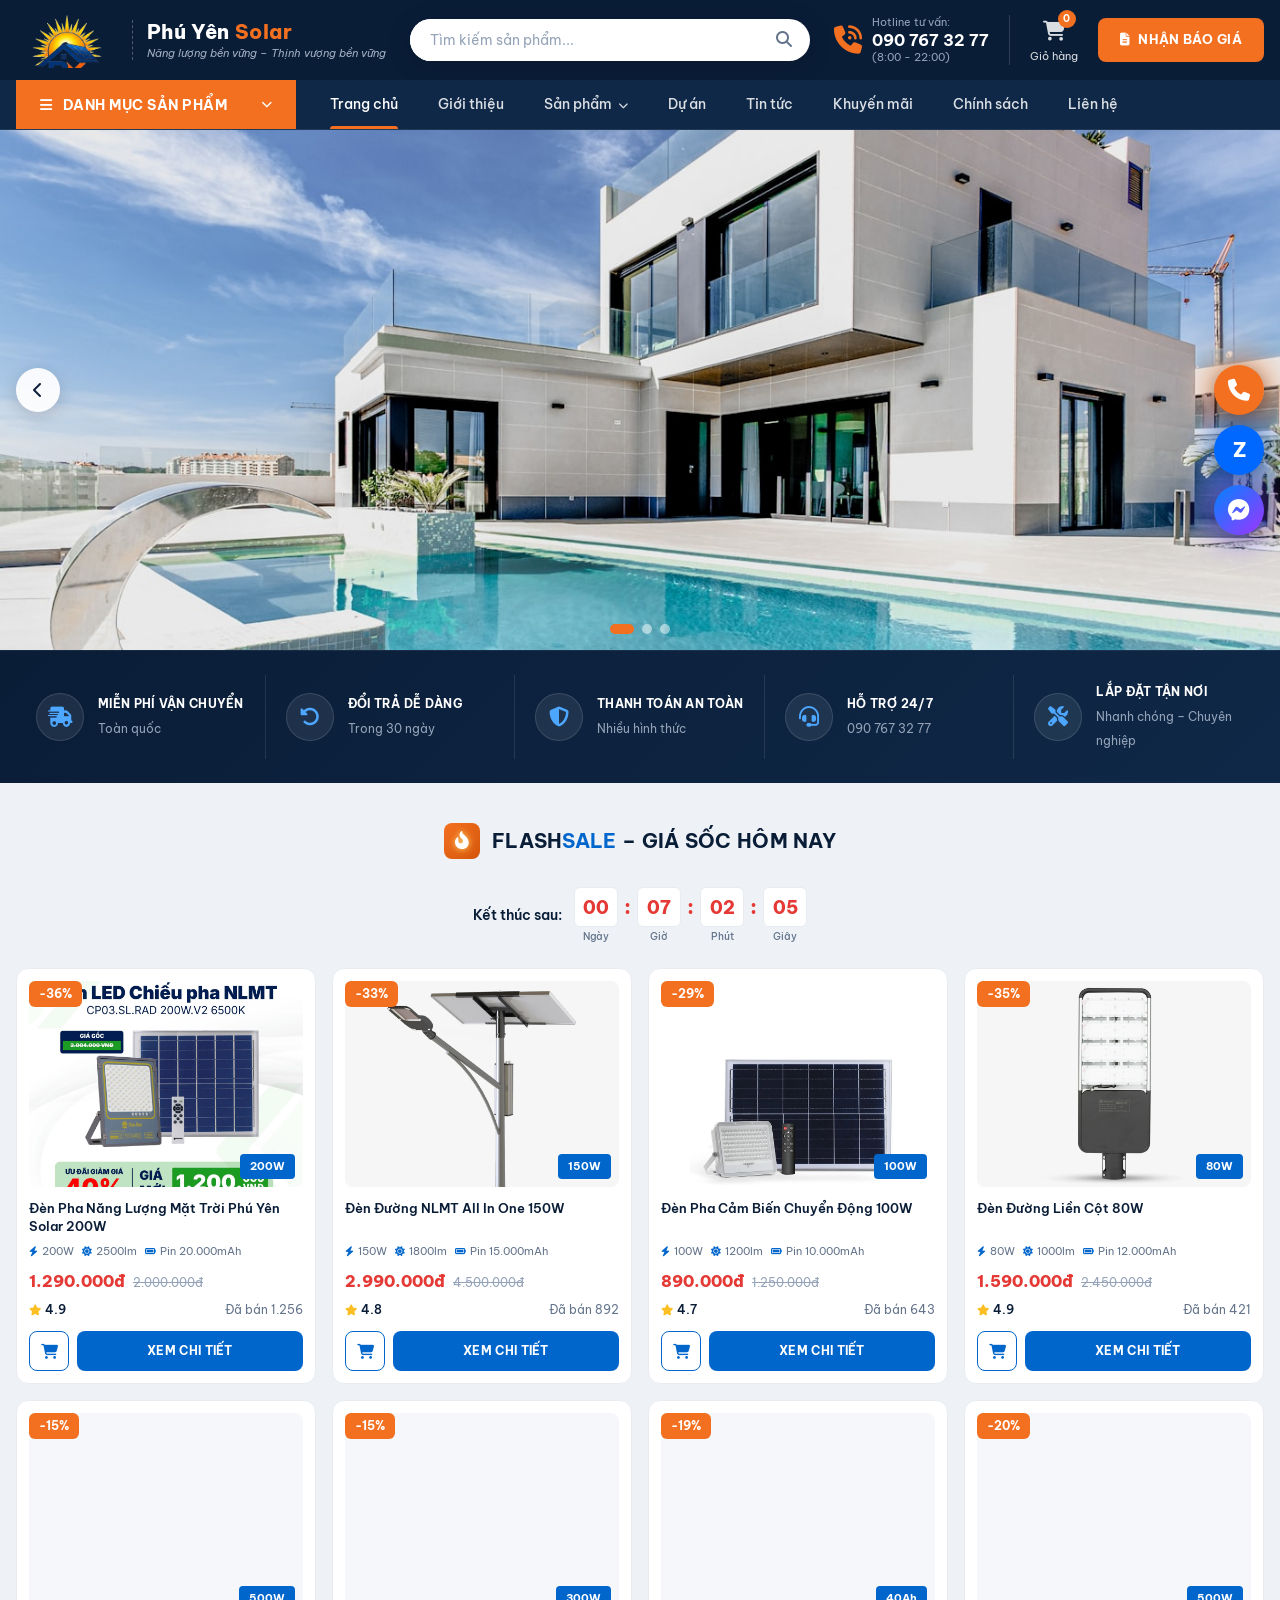
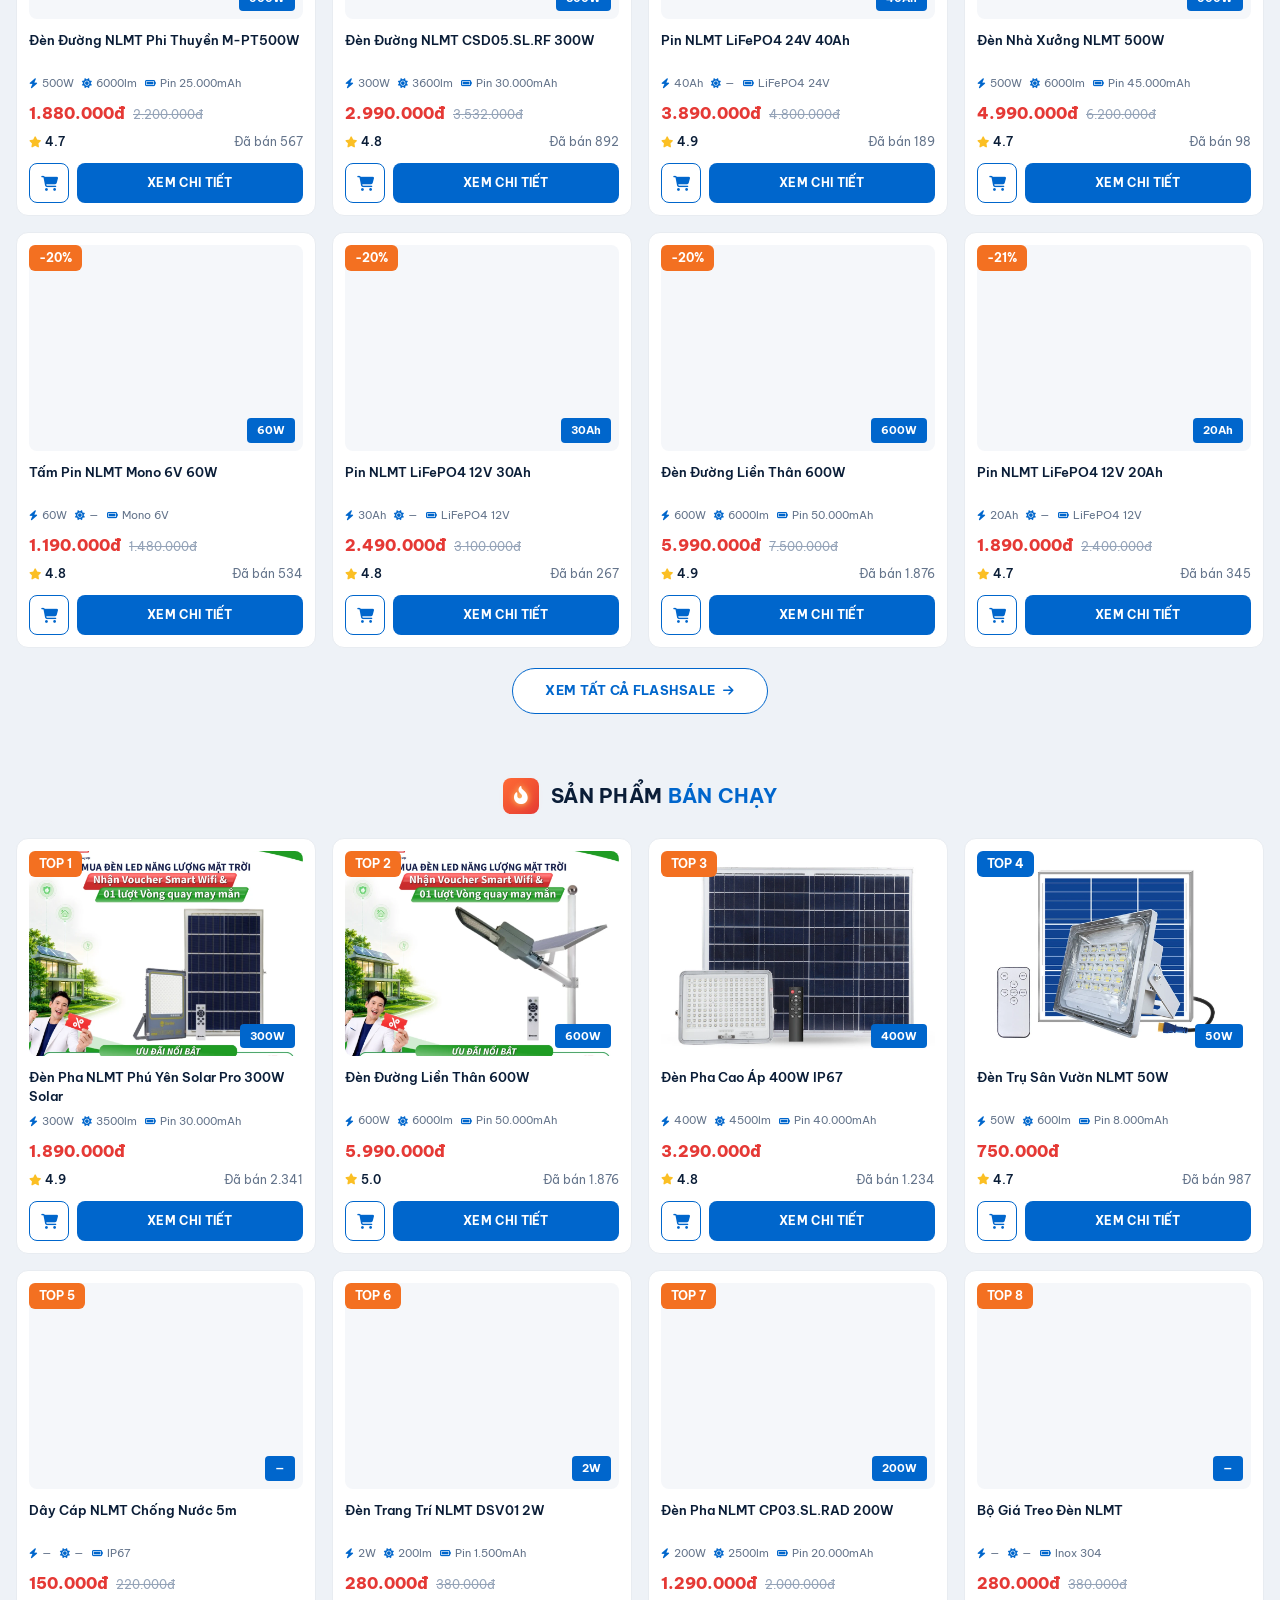
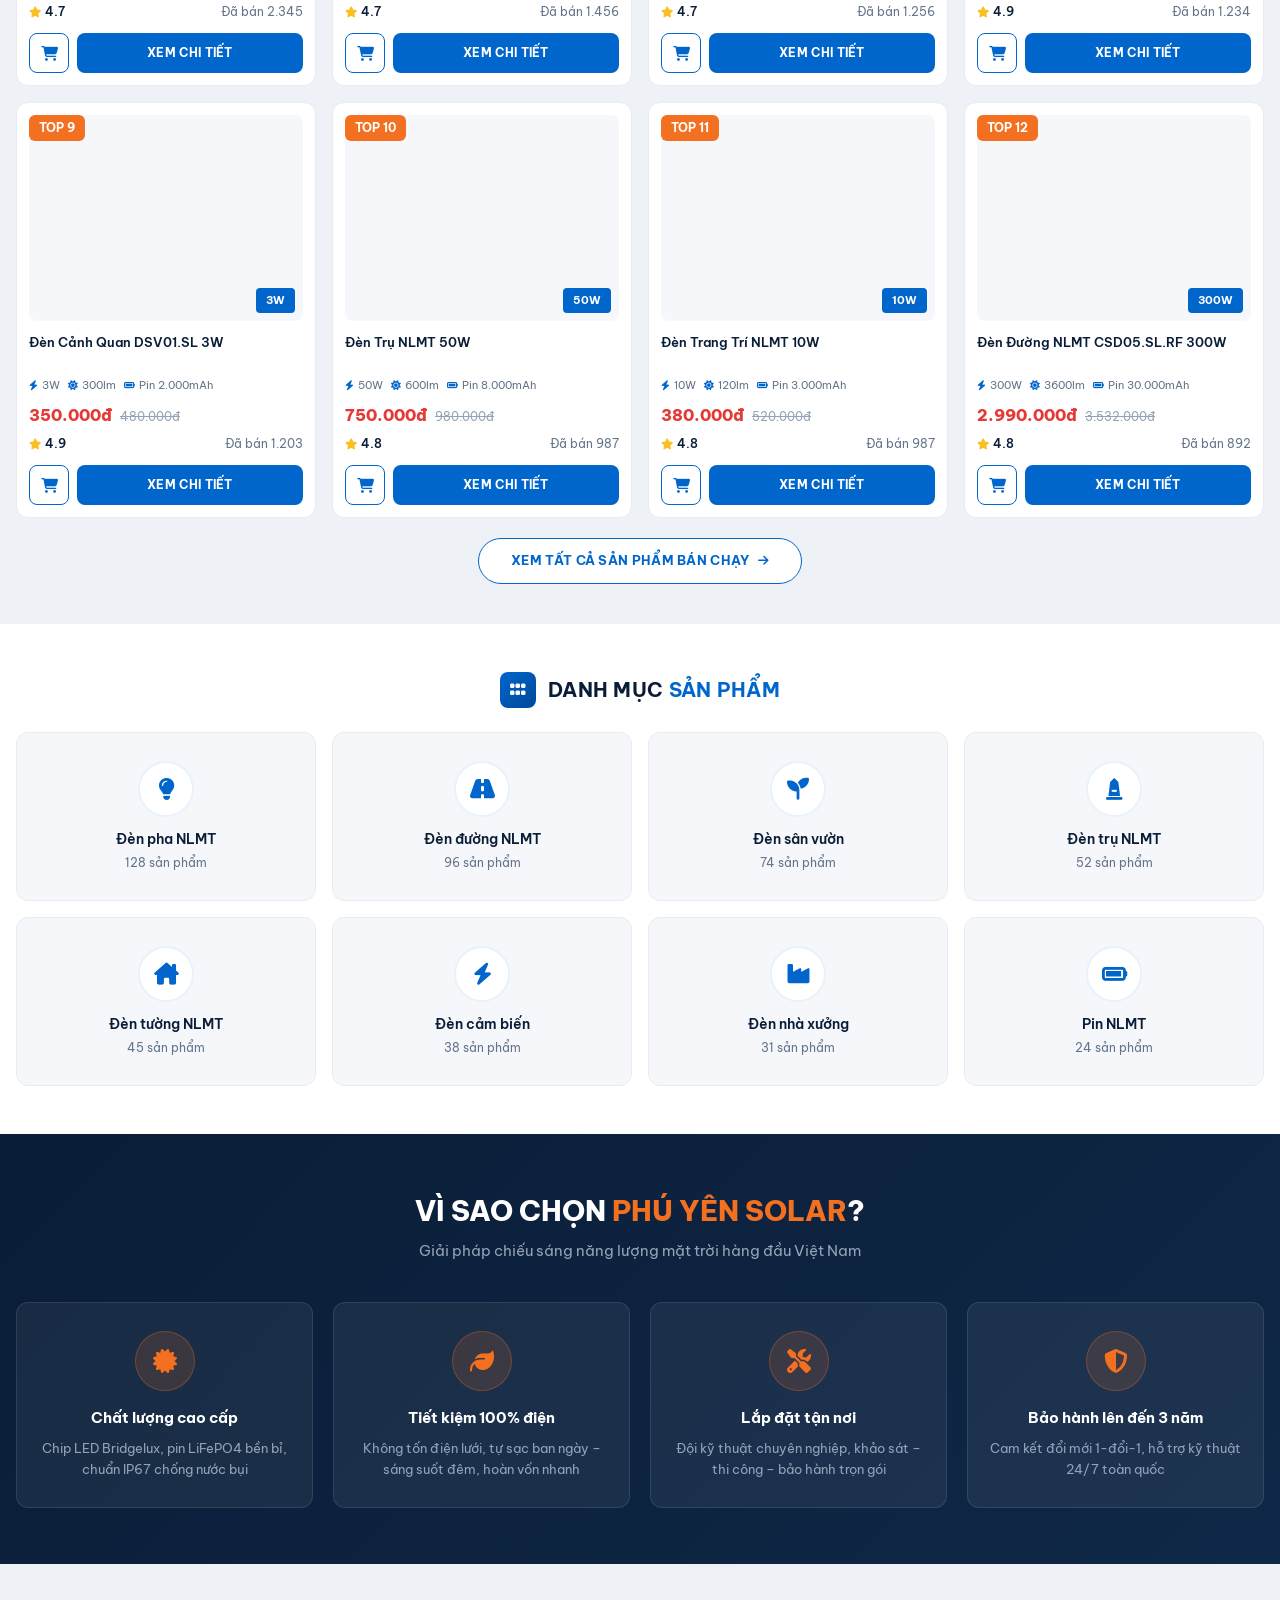
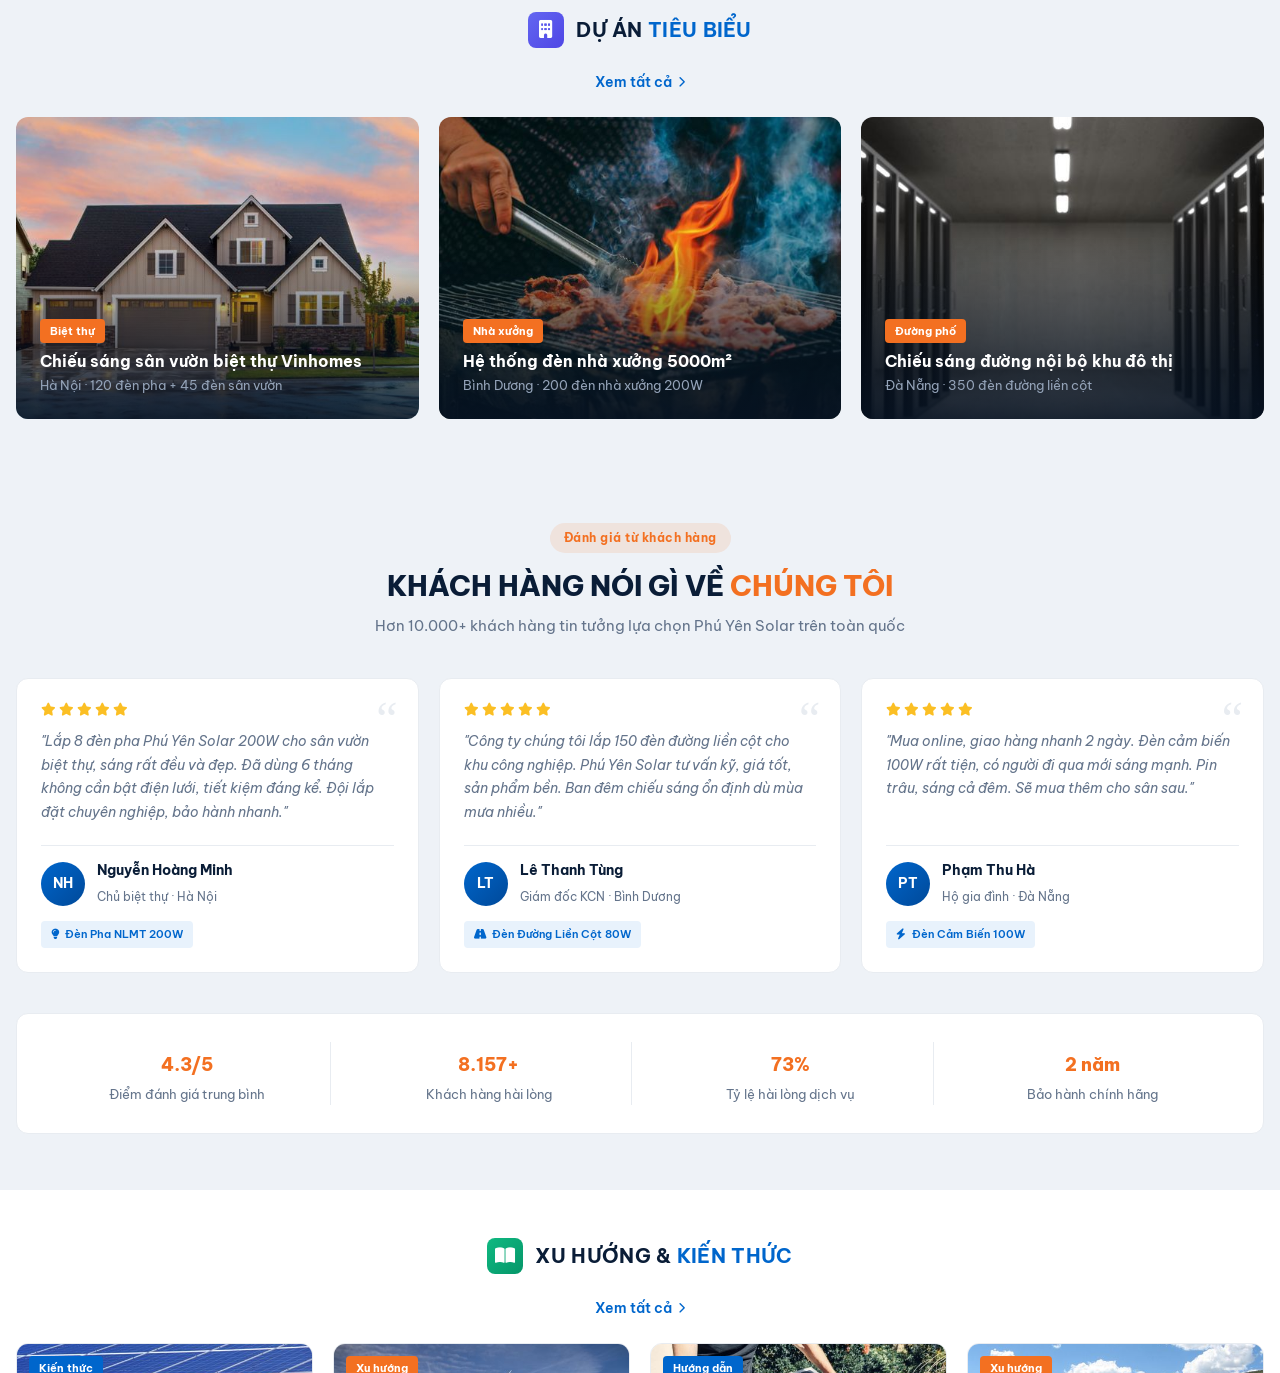
<file: index.html>
<!DOCTYPE html>
<html lang="vi">
<head>
  <meta charset="UTF-8">
  <meta name="viewport" content="width=device-width, initial-scale=1.0">
  <meta name="description" content="Phú Yên Solar – Chuyên đèn năng lượng mặt trời cao cấp. Miễn phí tư vấn, lắp đặt tận nơi, bảo hành chính hãng. Hotline 090 767 32 77.">
  <meta name="theme-color" content="#0a1d37">
  <title>Phú Yên Solar – Đèn Năng Lượng Mặt Trời Cao Cấp</title>
  <link rel="icon" href="images/logo-icon.png" type="image/png">
  <link rel="preload" as="image" href="images/hero-banner.jpg">
  <link rel="preconnect" href="https://fonts.googleapis.com">
  <link rel="preconnect" href="https://fonts.gstatic.com" crossorigin>
  <link href="https://fonts.googleapis.com/css2?family=Be+Vietnam+Pro:wght@400;500;600;700;800&family=Playfair+Display:wght@600;700&display=swap" rel="stylesheet">
  <link rel="stylesheet" href="https://cdnjs.cloudflare.com/ajax/libs/font-awesome/6.5.1/css/all.min.css">
  <link rel="stylesheet" href="css/style.css">
  <link rel="stylesheet" href="css/catalog.css">
</head>
<body class="is-loading has-floating-nav" data-page="home">

  <!-- ========== LOADING ========== -->
  <div id="pageLoader" class="page-loader" aria-hidden="false">
    <div class="page-loader__bg" aria-hidden="true">
      <div class="page-loader__sun"></div>
      <div class="page-loader__rays"></div>
      <div class="page-loader__halo"></div>
      <div class="page-loader__particles">
        <span></span><span></span><span></span><span></span>
        <span></span><span></span><span></span><span></span>
      </div>
    </div>
    <div class="page-loader__inner">
      <div class="page-loader__logo-wrap">
        <div class="page-loader__logo-glow" aria-hidden="true"></div>
        <div class="page-loader__ring" aria-hidden="true"></div>
        <div class="page-loader__ring page-loader__ring--reverse" aria-hidden="true"></div>
        <img src="images/logo-icon.png" alt="" class="page-loader__logo" width="168" height="168">
        <div class="page-loader__logo-shine" aria-hidden="true"></div>
      </div>
      <p class="page-loader__brand">Phú Yên <span>Solar</span></p>
      <div class="page-loader__bar" role="progressbar" aria-label="Đang tải">
        <span class="page-loader__bar-fill"></span>
      </div>
      <p class="page-loader__slogan">Năng lượng bền vững – Thịnh vượng bền vững</p>
    </div>
  </div>

  <a href="#main-content" class="skip-link">Chuyển đến nội dung chính</a>

  <!-- ========== HEADER TOP ========== -->
  <header class="header-top">
    <div class="container header-top__inner">
      <a href="index.html" class="logo">
        <img src="images/logo-icon.png" alt="Phú Yên Solar" class="logo__img" width="56" height="56">
        <div class="logo__text">
          <span class="logo__name">Phú Yên <span class="logo__accent">Solar</span></span>
          <span class="logo__tagline">Năng lượng bền vững – Thịnh vượng bền vững</span>
        </div>
      </a>

      <form class="search-bar" action="pages/danh-muc.html" role="search" method="get">
        <input type="search" name="q" placeholder="Tìm kiếm sản phẩm..." aria-label="Tìm kiếm sản phẩm">
        <button type="submit" aria-label="Tìm kiếm"><i class="fa-solid fa-magnifying-glass"></i></button>
      </form>

      <div class="header-utils">
        <div class="hotline">
          <i class="fa-solid fa-phone-volume"></i>
          <div>
            <span class="hotline__label">Hotline tư vấn:</span>
            <a href="tel:0907673277" class="hotline__number">090 767 32 77</a>
            <span class="hotline__hours">(8:00 - 22:00)</span>
          </div>
        </div>

        <a href="#" class="util-item" aria-label="Giỏ hàng">
          <span class="util-item__icon"><i class="fa-solid fa-cart-shopping"></i><span class="badge">0</span></span>
          <span>Giỏ hàng</span>
        </a>

        <a href="#bao-gia" class="btn btn--primary btn--quote">
          <i class="fa-solid fa-file-lines"></i> NHẬN BÁO GIÁ
        </a>

        <a href="tel:0907673277" class="header-call-mobile" aria-label="Gọi hotline 090 767 32 77">
          <i class="fa-solid fa-phone"></i>
        </a>
      </div>

      <button class="mobile-toggle" id="mobileToggle" aria-label="Mở menu" aria-expanded="false">
        <i class="fa-solid fa-bars"></i>
      </button>
    </div>
  </header>

  <!-- ========== NAVIGATION ========== -->
  <nav class="nav-bar" id="navBar">
    <div class="container nav-bar__inner">
      <div class="category-dropdown" id="categoryDropdown">
        <button class="nav-categories" id="categoryToggle" aria-expanded="false" aria-haspopup="true">
          <i class="fa-solid fa-bars"></i>
          DANH MỤC SẢN PHẨM
          <i class="fa-solid fa-chevron-down nav-categories__arrow"></i>
        </button>

        <div class="category-flyout" id="categoryFlyout">
          <aside class="category-sidebar" id="categorySidebar">
            <ul class="category-list" id="categoryList"></ul>
          </aside>
          <div class="category-mega-panel" id="categoryMegaPanel" aria-hidden="true"></div>
        </div>
      </div>

      <ul class="nav-menu">
        <li><a href="index.html" data-nav="home">Trang chủ</a></li>
        <li><a href="pages/gioi-thieu.html" data-nav="about">Giới thiệu</a></li>
        <li class="has-dropdown">
          <a href="pages/danh-muc.html?cat=den-pha-nlmt" data-nav="products">Sản phẩm <i class="fa-solid fa-chevron-down"></i></a>
        </li>
        <li><a href="pages/du-an.html" data-nav="projects">Dự án</a></li>
        <li><a href="pages/tin-tuc.html" data-nav="news">Tin tức</a></li>
        <li><a href="pages/khuyen-mai.html" data-nav="promo">Khuyến mãi</a></li>
        <li><a href="pages/chinh-sach.html" data-nav="policy">Chính sách</a></li>
        <li><a href="pages/lien-he.html" data-nav="contact">Liên hệ</a></li>
      </ul>
    </div>
  </nav>

  <main id="main-content">
  <h1 class="sr-only">Phú Yên Solar – Đèn năng lượng mặt trời cao cấp</h1>

  <!-- ========== HERO BANNER ========== -->
  <section class="hero-section">
    <div class="hero-slider" id="heroSlider">
      <div class="hero-slider__track" id="heroTrack">
        <div class="hero-slide">
          <img src="images/hero-banner.jpg" alt="Đèn năng lượng mặt trời Phú Yên Solar" fetchpriority="high" decoding="async" width="1320" height="480">
        </div>
        <div class="hero-slide">
          <img src="images/projects/project-1.jpg" alt="Dự án chiếu sáng biệt thự Phú Yên Solar" loading="lazy" decoding="async" width="1320" height="480">
        </div>
        <div class="hero-slide">
          <img src="images/projects/project-2.jpg" alt="Dự án đèn nhà xưởng Phú Yên Solar" loading="lazy" decoding="async" width="1320" height="480">
        </div>
      </div>
      <button type="button" class="hero-slider__btn hero-slider__btn--prev" aria-label="Ảnh trước"><i class="fa-solid fa-chevron-left"></i></button>
      <button type="button" class="hero-slider__btn hero-slider__btn--next" aria-label="Ảnh sau"><i class="fa-solid fa-chevron-right"></i></button>
      <div class="hero-slider__dots" id="heroDots"></div>
    </div>
  </section>

  <!-- ========== TRUST BAR ========== -->
  <section class="trust-bar">
    <div class="container">
      <div class="trust-slider">
        <button type="button" class="trust-slider__btn trust-slider__btn--prev" aria-label="Trước"><i class="fa-solid fa-chevron-left"></i></button>
        <div class="trust-bar__inner trust-slider__viewport" id="trustSlider">
      <div class="trust-item">
        <div class="trust-item__icon"><i class="fa-solid fa-truck-fast"></i></div>
        <div>
          <strong>MIỄN PHÍ VẬN CHUYỂN</strong>
          <span>Toàn quốc</span>
        </div>
      </div>
      <div class="trust-item">
        <div class="trust-item__icon"><i class="fa-solid fa-rotate-left"></i></div>
        <div>
          <strong>ĐỔI TRẢ DỄ DÀNG</strong>
          <span>Trong 30 ngày</span>
        </div>
      </div>
      <div class="trust-item">
        <div class="trust-item__icon"><i class="fa-solid fa-shield-halved"></i></div>
        <div>
          <strong>THANH TOÁN AN TOÀN</strong>
          <span>Nhiều hình thức</span>
        </div>
      </div>
      <div class="trust-item">
        <div class="trust-item__icon"><i class="fa-solid fa-headset"></i></div>
        <div>
          <strong>HỖ TRỢ 24/7</strong>
          <span>090 767 32 77</span>
        </div>
      </div>
      <div class="trust-item">
        <div class="trust-item__icon"><i class="fa-solid fa-screwdriver-wrench"></i></div>
        <div>
          <strong>LẮP ĐẶT TẬN NƠI</strong>
          <span>Nhanh chóng – Chuyên nghiệp</span>
        </div>
      </div>
        </div>
        <button type="button" class="trust-slider__btn trust-slider__btn--next" aria-label="Sau"><i class="fa-solid fa-chevron-right"></i></button>
      </div>
    </div>
  </section>

  <!-- ========== FLASH SALE ========== -->
  <section class="product-section product-section--flash">
    <div class="container">
      <div class="section-header section-header--center section-header--products">
        <div class="section-header__title">
          <span class="section-header__icon section-header__icon--flash"><i class="fa-solid fa-fire-flame-curved flame-burning"></i></span>
          <h2>FLASH<strong>SALE</strong> – GIÁ SỐC HÔM NAY</h2>
        </div>
        <div class="countdown" id="flashCountdown">
          <span class="countdown__label">Kết thúc sau:</span>
          <div class="countdown__timer">
            <div class="countdown__item"><span class="countdown__num" data-unit="days">00</span><span class="countdown__unit">Ngày</span></div>
            <span class="countdown__sep">:</span>
            <div class="countdown__item"><span class="countdown__num" data-unit="hours">00</span><span class="countdown__unit">Giờ</span></div>
            <span class="countdown__sep">:</span>
            <div class="countdown__item"><span class="countdown__num" data-unit="minutes">00</span><span class="countdown__unit">Phút</span></div>
            <span class="countdown__sep">:</span>
            <div class="countdown__item"><span class="countdown__num" data-unit="seconds">00</span><span class="countdown__unit">Giây</span></div>
          </div>
        </div>
      </div>

      <div class="product-grid" id="flashGrid">
        <article class="product-card">
          <span class="product-card__badge product-card__badge--sale">-36%</span>
          <a href="pages/chi-tiet.html?id=den-pha-nlmt-cp03-sl-rad-200w" class="product-card__image">
            <img loading="lazy" decoding="async" src="images/products/pha-200w.jpg" alt="Đèn Pha Phú Yên Solar 200W">
            <span class="product-card__power">200W</span>
          </a>
          <h3 class="product-card__title"><a href="pages/chi-tiet.html?id=den-pha-nlmt-cp03-sl-rad-200w">Đèn Pha Năng Lượng Mặt Trời Phú Yên Solar 200W</a></h3>
          <ul class="product-card__specs">
            <li><i class="fa-solid fa-bolt"></i> 200W</li>
            <li><i class="fa-solid fa-sun"></i> 2500lm</li>
            <li><i class="fa-solid fa-battery-full"></i> Pin 20.000mAh</li>
          </ul>
          <div class="product-card__price">
            <span class="price-current">1.290.000đ</span>
            <span class="price-old">2.000.000đ</span>
          </div>
          <div class="product-card__meta">
            <span class="rating"><i class="fa-solid fa-star"></i> 4.9</span>
            <span class="sold">Đã bán 1.256</span>
          </div>
          <div class="product-card__actions">
            <button type="button" class="btn-icon-cart" aria-label="Thêm vào giỏ"><i class="fa-solid fa-cart-shopping"></i></button>
            <a href="pages/chi-tiet.html?id=den-pha-nlmt-cp03-sl-rad-200w" class="btn-add-cart">XEM CHI TIẾT</a>
          </div>
        </article>

        <article class="product-card">
          <span class="product-card__badge product-card__badge--sale">-33%</span>
          <a href="pages/chi-tiet.html?id=den-duong-all-in-one-150w" class="product-card__image">
            <img loading="lazy" decoding="async" src="images/products/duong-150w.jpg" alt="Đèn Đường All In One 150W">
            <span class="product-card__power">150W</span>
          </a>
          <h3 class="product-card__title"><a href="pages/chi-tiet.html?id=den-duong-all-in-one-150w">Đèn Đường NLMT All In One 150W</a></h3>
          <ul class="product-card__specs">
            <li><i class="fa-solid fa-bolt"></i> 150W</li>
            <li><i class="fa-solid fa-sun"></i> 1800lm</li>
            <li><i class="fa-solid fa-battery-full"></i> Pin 15.000mAh</li>
          </ul>
          <div class="product-card__price">
            <span class="price-current">2.990.000đ</span>
            <span class="price-old">4.500.000đ</span>
          </div>
          <div class="product-card__meta">
            <span class="rating"><i class="fa-solid fa-star"></i> 4.8</span>
            <span class="sold">Đã bán 892</span>
          </div>
          <div class="product-card__actions">
            <button type="button" class="btn-icon-cart" aria-label="Thêm vào giỏ"><i class="fa-solid fa-cart-shopping"></i></button>
            <a href="pages/chi-tiet.html?id=den-duong-all-in-one-150w" class="btn-add-cart">XEM CHI TIẾT</a>
          </div>
        </article>

        <article class="product-card">
          <span class="product-card__badge product-card__badge--sale">-29%</span>
          <a href="pages/chi-tiet.html?id=den-pha-cam-bien-chuyen-dong-100w" class="product-card__image">
            <img loading="lazy" decoding="async" src="images/products/cam-bien-100w.jpg" alt="Đèn Pha Cảm Biến 100W">
            <span class="product-card__power">100W</span>
          </a>
          <h3 class="product-card__title"><a href="pages/chi-tiet.html?id=den-pha-cam-bien-chuyen-dong-100w">Đèn Pha Cảm Biến Chuyển Động 100W</a></h3>
          <ul class="product-card__specs">
            <li><i class="fa-solid fa-bolt"></i> 100W</li>
            <li><i class="fa-solid fa-sun"></i> 1200lm</li>
            <li><i class="fa-solid fa-battery-full"></i> Pin 10.000mAh</li>
          </ul>
          <div class="product-card__price">
            <span class="price-current">890.000đ</span>
            <span class="price-old">1.250.000đ</span>
          </div>
          <div class="product-card__meta">
            <span class="rating"><i class="fa-solid fa-star"></i> 4.7</span>
            <span class="sold">Đã bán 643</span>
          </div>
          <div class="product-card__actions">
            <button type="button" class="btn-icon-cart" aria-label="Thêm vào giỏ"><i class="fa-solid fa-cart-shopping"></i></button>
            <a href="pages/chi-tiet.html?id=den-pha-cam-bien-chuyen-dong-100w" class="btn-add-cart">XEM CHI TIẾT</a>
          </div>
        </article>

        <article class="product-card">
          <span class="product-card__badge product-card__badge--sale">-35%</span>
          <a href="pages/chi-tiet.html?id=den-duong-lien-cot-80w" class="product-card__image">
            <img loading="lazy" decoding="async" src="images/products/lien-cot-80w.jpg" alt="Đèn Đường Liền Cột 80W">
            <span class="product-card__power">80W</span>
          </a>
          <h3 class="product-card__title"><a href="pages/chi-tiet.html?id=den-duong-lien-cot-80w">Đèn Đường Liền Cột 80W</a></h3>
          <ul class="product-card__specs">
            <li><i class="fa-solid fa-bolt"></i> 80W</li>
            <li><i class="fa-solid fa-sun"></i> 1000lm</li>
            <li><i class="fa-solid fa-battery-full"></i> Pin 12.000mAh</li>
          </ul>
          <div class="product-card__price">
            <span class="price-current">1.590.000đ</span>
            <span class="price-old">2.450.000đ</span>
          </div>
          <div class="product-card__meta">
            <span class="rating"><i class="fa-solid fa-star"></i> 4.9</span>
            <span class="sold">Đã bán 421</span>
          </div>
          <div class="product-card__actions">
            <button type="button" class="btn-icon-cart" aria-label="Thêm vào giỏ"><i class="fa-solid fa-cart-shopping"></i></button>
            <a href="pages/chi-tiet.html?id=den-duong-lien-cot-80w" class="btn-add-cart">XEM CHI TIẾT</a>
          </div>
        </article>
      </div>

      <div class="grid-pagination" id="flashPagination">
        <button type="button" class="grid-pagination__btn is-active" data-page="1">1</button>
        <button type="button" class="grid-pagination__btn" data-page="2">2</button>
        <button type="button" class="grid-pagination__btn" data-page="3">3</button>
        <a href="pages/danh-muc.html?cat=den-pha-nlmt" class="grid-pagination__all">Xem tất cả <i class="fa-solid fa-arrow-right"></i></a>
      </div>

      <div class="section-footer section-footer--desktop">
        <a href="pages/danh-muc.html?cat=den-pha-nlmt" class="btn-section-more">XEM TẤT CẢ FLASHSALE <i class="fa-solid fa-arrow-right"></i></a>
      </div>
    </div>
  </section>

  <!-- ========== SẢN PHẨM BÁN CHẠY ========== -->
  <section class="product-section product-section--bestseller">
    <div class="container">
      <div class="section-header section-header--center section-header--products">
        <div class="section-header__title">
          <span class="section-header__icon section-header__icon--fire"><i class="fa-solid fa-fire-flame-curved flame-burning"></i></span>
          <h2>SẢN PHẨM <strong>BÁN CHẠY</strong></h2>
        </div>
      </div>

      <div class="product-grid product-grid--bestseller" id="bestsellerGrid">
        <article class="product-card product-card--bestseller">
          <span class="product-card__badge product-card__badge--top">TOP 1</span>
          <a href="pages/chi-tiet.html?id=den-pha-nlmt-cp03-sl-rad-300w" class="product-card__image">
            <img loading="lazy" decoding="async" src="images/products/pha-300w.png" alt="Đèn Pha Phú Yên Solar Pro 300W">
            <span class="product-card__power">300W</span>
          </a>
          <h3 class="product-card__title"><a href="pages/chi-tiet.html?id=den-pha-nlmt-cp03-sl-rad-300w">Đèn Pha NLMT Phú Yên Solar Pro 300W Solar</a></h3>
          <ul class="product-card__specs">
            <li><i class="fa-solid fa-bolt"></i> 300W</li>
            <li><i class="fa-solid fa-sun"></i> 3500lm</li>
            <li><i class="fa-solid fa-battery-full"></i> Pin 30.000mAh</li>
          </ul>
          <div class="product-card__price">
            <span class="price-current">1.890.000đ</span>
          </div>
          <div class="product-card__meta">
            <span class="rating"><i class="fa-solid fa-star"></i> 4.9</span>
            <span class="sold">Đã bán 2.341</span>
          </div>
          <div class="product-card__actions">
            <button type="button" class="btn-icon-cart" aria-label="Thêm vào giỏ"><i class="fa-solid fa-cart-shopping"></i></button>
            <a href="pages/chi-tiet.html?id=den-pha-nlmt-cp03-sl-rad-300w" class="btn-add-cart">XEM CHI TIẾT</a>
          </div>
        </article>

        <article class="product-card product-card--bestseller">
          <span class="product-card__badge product-card__badge--top">TOP 2</span>
          <a href="pages/chi-tiet.html?id=den-duong-lien-than-600w" class="product-card__image">
            <img loading="lazy" decoding="async" src="images/products/duong-600w.png" alt="Đèn Đường Liền Thân 600W">
            <span class="product-card__power">600W</span>
          </a>
          <h3 class="product-card__title"><a href="pages/chi-tiet.html?id=den-duong-lien-than-600w">Đèn Đường Liền Thân 600W</a></h3>
          <ul class="product-card__specs">
            <li><i class="fa-solid fa-bolt"></i> 600W</li>
            <li><i class="fa-solid fa-sun"></i> 6000lm</li>
            <li><i class="fa-solid fa-battery-full"></i> Pin 50.000mAh</li>
          </ul>
          <div class="product-card__price">
            <span class="price-current">5.990.000đ</span>
          </div>
          <div class="product-card__meta">
            <span class="rating"><i class="fa-solid fa-star"></i> 5.0</span>
            <span class="sold">Đã bán 1.876</span>
          </div>
          <div class="product-card__actions">
            <button type="button" class="btn-icon-cart" aria-label="Thêm vào giỏ"><i class="fa-solid fa-cart-shopping"></i></button>
            <a href="pages/chi-tiet.html?id=den-duong-lien-than-600w" class="btn-add-cart">XEM CHI TIẾT</a>
          </div>
        </article>

        <article class="product-card product-card--bestseller">
          <span class="product-card__badge product-card__badge--top">TOP 3</span>
          <a href="pages/chi-tiet.html?id=den-pha-cao-ap-400w-ip67" class="product-card__image">
            <img loading="lazy" decoding="async" src="images/products/pha-400w.jpg" alt="Đèn Pha Cao Áp 400W">
            <span class="product-card__power">400W</span>
          </a>
          <h3 class="product-card__title"><a href="pages/chi-tiet.html?id=den-pha-cao-ap-400w-ip67">Đèn Pha Cao Áp 400W IP67</a></h3>
          <ul class="product-card__specs">
            <li><i class="fa-solid fa-bolt"></i> 400W</li>
            <li><i class="fa-solid fa-sun"></i> 4500lm</li>
            <li><i class="fa-solid fa-battery-full"></i> Pin 40.000mAh</li>
          </ul>
          <div class="product-card__price">
            <span class="price-current">3.290.000đ</span>
          </div>
          <div class="product-card__meta">
            <span class="rating"><i class="fa-solid fa-star"></i> 4.8</span>
            <span class="sold">Đã bán 1.234</span>
          </div>
          <div class="product-card__actions">
            <button type="button" class="btn-icon-cart" aria-label="Thêm vào giỏ"><i class="fa-solid fa-cart-shopping"></i></button>
            <a href="pages/chi-tiet.html?id=den-pha-cao-ap-400w-ip67" class="btn-add-cart">XEM CHI TIẾT</a>
          </div>
        </article>

        <article class="product-card product-card--bestseller">
          <span class="product-card__badge product-card__badge--top product-card__badge--top-blue">TOP 4</span>
          <a href="pages/chi-tiet.html?id=den-tru-san-vuon-nlmt-50w" class="product-card__image">
            <img loading="lazy" decoding="async" src="images/products/tru-50w.jpg" alt="Đèn Trụ Sân Vườn 50W">
            <span class="product-card__power">50W</span>
          </a>
          <h3 class="product-card__title"><a href="pages/chi-tiet.html?id=den-tru-san-vuon-nlmt-50w">Đèn Trụ Sân Vườn NLMT 50W</a></h3>
          <ul class="product-card__specs">
            <li><i class="fa-solid fa-bolt"></i> 50W</li>
            <li><i class="fa-solid fa-sun"></i> 600lm</li>
            <li><i class="fa-solid fa-battery-full"></i> Pin 8.000mAh</li>
          </ul>
          <div class="product-card__price">
            <span class="price-current">750.000đ</span>
          </div>
          <div class="product-card__meta">
            <span class="rating"><i class="fa-solid fa-star"></i> 4.7</span>
            <span class="sold">Đã bán 987</span>
          </div>
          <div class="product-card__actions">
            <button type="button" class="btn-icon-cart" aria-label="Thêm vào giỏ"><i class="fa-solid fa-cart-shopping"></i></button>
            <a href="pages/chi-tiet.html?id=den-tru-san-vuon-nlmt-50w" class="btn-add-cart">XEM CHI TIẾT</a>
          </div>
        </article>
      </div>

      <div class="grid-pagination" id="bestsellerPagination">
        <button type="button" class="grid-pagination__btn is-active" data-page="1">1</button>
        <button type="button" class="grid-pagination__btn" data-page="2">2</button>
        <button type="button" class="grid-pagination__btn" data-page="3">3</button>
        <a href="pages/danh-muc.html?cat=den-pha-nlmt" class="grid-pagination__all">Xem tất cả <i class="fa-solid fa-arrow-right"></i></a>
      </div>

      <div class="section-footer section-footer--desktop">
        <a href="pages/danh-muc.html?cat=den-pha-nlmt" class="btn-section-more">XEM TẤT CẢ SẢN PHẨM BÁN CHẠY <i class="fa-solid fa-arrow-right"></i></a>
      </div>
    </div>
  </section>

  <!-- ========== DANH MỤC SẢN PHẨM ========== -->
  <section class="category-section">
    <div class="container">
      <div class="section-header section-header--center section-header--simple">
        <div class="section-header__title">
          <span class="section-header__icon section-header__icon--grid"><i class="fa-solid fa-grip"></i></span>
          <h2>DANH MỤC <strong>SẢN PHẨM</strong></h2>
        </div>
      </div>
      <div class="category-grid">
        <a href="pages/danh-muc.html?cat=den-pha-nlmt" class="category-card">
          <div class="category-card__icon"><i class="fa-solid fa-lightbulb"></i></div>
          <span>Đèn pha NLMT</span>
          <small>128 sản phẩm</small>
        </a>
        <a href="pages/danh-muc.html?cat=den-duong-nlmt" class="category-card">
          <div class="category-card__icon"><i class="fa-solid fa-road"></i></div>
          <span>Đèn đường NLMT</span>
          <small>96 sản phẩm</small>
        </a>
        <a href="pages/danh-muc.html?cat=den-san-vuon-nlmt" class="category-card">
          <div class="category-card__icon"><i class="fa-solid fa-seedling"></i></div>
          <span>Đèn sân vườn</span>
          <small>74 sản phẩm</small>
        </a>
        <a href="pages/danh-muc.html?cat=den-tru-nlmt" class="category-card">
          <div class="category-card__icon"><i class="fa-solid fa-monument"></i></div>
          <span>Đèn trụ NLMT</span>
          <small>52 sản phẩm</small>
        </a>
        <a href="pages/danh-muc.html?cat=den-tuong-nlmt" class="category-card">
          <div class="category-card__icon"><i class="fa-solid fa-house-chimney"></i></div>
          <span>Đèn tường NLMT</span>
          <small>45 sản phẩm</small>
        </a>
        <a href="pages/danh-muc.html?cat=den-cam-bien-nlmt" class="category-card">
          <div class="category-card__icon"><i class="fa-solid fa-bolt"></i></div>
          <span>Đèn cảm biến</span>
          <small>38 sản phẩm</small>
        </a>
        <a href="pages/danh-muc.html?cat=den-nha-xuong-nlmt" class="category-card">
          <div class="category-card__icon"><i class="fa-solid fa-industry"></i></div>
          <span>Đèn nhà xưởng</span>
          <small>31 sản phẩm</small>
        </a>
        <a href="pages/danh-muc.html?cat=pin-nlmt" class="category-card">
          <div class="category-card__icon"><i class="fa-solid fa-battery-full"></i></div>
          <span>Pin NLMT</span>
          <small>24 sản phẩm</small>
        </a>
      </div>
    </div>
  </section>

  <!-- ========== VÌ SAO CHỌN PHÚ YÊN SOLAR ========== -->
  <section class="why-section">
    <div class="container">
      <div class="why-section__header">
        <h2>VÌ SAO CHỌN <span>PHÚ YÊN SOLAR</span>?</h2>
        <p>Giải pháp chiếu sáng năng lượng mặt trời hàng đầu Việt Nam</p>
      </div>
      <div class="why-grid">
        <div class="why-card">
          <div class="why-card__icon"><i class="fa-solid fa-certificate"></i></div>
          <h3>Chất lượng cao cấp</h3>
          <p>Chip LED Bridgelux, pin LiFePO4 bền bỉ, chuẩn IP67 chống nước bụi</p>
        </div>
        <div class="why-card">
          <div class="why-card__icon"><i class="fa-solid fa-leaf"></i></div>
          <h3>Tiết kiệm 100% điện</h3>
          <p>Không tốn điện lưới, tự sạc ban ngày – sáng suốt đêm, hoàn vốn nhanh</p>
        </div>
        <div class="why-card">
          <div class="why-card__icon"><i class="fa-solid fa-screwdriver-wrench"></i></div>
          <h3>Lắp đặt tận nơi</h3>
          <p>Đội kỹ thuật chuyên nghiệp, khảo sát – thi công – bảo hành trọn gói</p>
        </div>
        <div class="why-card">
          <div class="why-card__icon"><i class="fa-solid fa-shield-halved"></i></div>
          <h3>Bảo hành lên đến 3 năm</h3>
          <p>Cam kết đổi mới 1-đổi-1, hỗ trợ kỹ thuật 24/7 toàn quốc</p>
        </div>
      </div>
    </div>
  </section>

  <!-- ========== DỰ ÁN TIÊU BIỂU ========== -->
  <section class="project-section">
    <div class="container">
      <div class="section-header section-header--center section-header--simple">
        <div class="section-header__title">
          <span class="section-header__icon section-header__icon--project"><i class="fa-solid fa-building"></i></span>
          <h2>DỰ ÁN <strong>TIÊU BIỂU</strong></h2>
        </div>
        <a href="pages/du-an.html" class="section-header__link">Xem tất cả <i class="fa-solid fa-chevron-right"></i></a>
      </div>
      <div class="project-grid">
        <a href="pages/du-an.html" class="project-card">
          <img loading="lazy" decoding="async" src="images/projects/project-1.jpg" alt="Dự án biệt thự">
          <div class="project-card__overlay">
            <span class="project-card__tag">Biệt thự</span>
            <h3>Chiếu sáng sân vườn biệt thự Vinhomes</h3>
            <p>Hà Nội · 120 đèn pha + 45 đèn sân vườn</p>
          </div>
        </a>
        <a href="pages/du-an.html" class="project-card">
          <img loading="lazy" decoding="async" src="images/projects/project-2.jpg" alt="Dự án khu công nghiệp">
          <div class="project-card__overlay">
            <span class="project-card__tag">Nhà xưởng</span>
            <h3>Hệ thống đèn nhà xưởng 5000m²</h3>
            <p>Bình Dương · 200 đèn nhà xưởng 200W</p>
          </div>
        </a>
        <a href="pages/du-an.html" class="project-card">
          <img loading="lazy" decoding="async" src="images/projects/project-3.jpg" alt="Dự án đường phố">
          <div class="project-card__overlay">
            <span class="project-card__tag">Đường phố</span>
            <h3>Chiếu sáng đường nội bộ khu đô thị</h3>
            <p>Đà Nẵng · 350 đèn đường liền cột</p>
          </div>
        </a>
      </div>
    </div>
  </section>

  <!-- ========== KHÁCH HÀNG NÓI GÌ ========== -->
  <section class="testimonial-section">
    <div class="container">
      <div class="testimonial-section__header">
        <span class="testimonial-section__label">Đánh giá từ khách hàng</span>
        <h2>KHÁCH HÀNG NÓI GÌ VỀ <span>CHÚNG TÔI</span></h2>
        <p>Hơn 10.000+ khách hàng tin tưởng lựa chọn Phú Yên Solar trên toàn quốc</p>
      </div>
      <div class="testimonial-grid">
        <article class="testimonial-card">
          <div class="testimonial-card__stars">
            <i class="fa-solid fa-star"></i><i class="fa-solid fa-star"></i><i class="fa-solid fa-star"></i><i class="fa-solid fa-star"></i><i class="fa-solid fa-star"></i>
          </div>
          <p class="testimonial-card__quote">"Lắp 8 đèn pha Phú Yên Solar 200W cho sân vườn biệt thự, sáng rất đều và đẹp. Đã dùng 6 tháng không cần bật điện lưới, tiết kiệm đáng kể. Đội lắp đặt chuyên nghiệp, bảo hành nhanh."</p>
          <div class="testimonial-card__author">
            <div class="testimonial-card__avatar">NH</div>
            <div>
              <strong>Nguyễn Hoàng Minh</strong>
              <span>Chủ biệt thự · Hà Nội</span>
            </div>
          </div>
          <span class="testimonial-card__product"><i class="fa-solid fa-lightbulb"></i> Đèn Pha NLMT 200W</span>
        </article>
        <article class="testimonial-card">
          <div class="testimonial-card__stars">
            <i class="fa-solid fa-star"></i><i class="fa-solid fa-star"></i><i class="fa-solid fa-star"></i><i class="fa-solid fa-star"></i><i class="fa-solid fa-star"></i>
          </div>
          <p class="testimonial-card__quote">"Công ty chúng tôi lắp 150 đèn đường liền cột cho khu công nghiệp. Phú Yên Solar tư vấn kỹ, giá tốt, sản phẩm bền. Ban đêm chiếu sáng ổn định dù mùa mưa nhiều."</p>
          <div class="testimonial-card__author">
            <div class="testimonial-card__avatar">LT</div>
            <div>
              <strong>Lê Thanh Tùng</strong>
              <span>Giám đốc KCN · Bình Dương</span>
            </div>
          </div>
          <span class="testimonial-card__product"><i class="fa-solid fa-road"></i> Đèn Đường Liền Cột 80W</span>
        </article>
        <article class="testimonial-card">
          <div class="testimonial-card__stars">
            <i class="fa-solid fa-star"></i><i class="fa-solid fa-star"></i><i class="fa-solid fa-star"></i><i class="fa-solid fa-star"></i><i class="fa-solid fa-star"></i>
          </div>
          <p class="testimonial-card__quote">"Mua online, giao hàng nhanh 2 ngày. Đèn cảm biến 100W rất tiện, có người đi qua mới sáng mạnh. Pin trâu, sáng cả đêm. Sẽ mua thêm cho sân sau."</p>
          <div class="testimonial-card__author">
            <div class="testimonial-card__avatar">PT</div>
            <div>
              <strong>Phạm Thu Hà</strong>
              <span>Hộ gia đình · Đà Nẵng</span>
            </div>
          </div>
          <span class="testimonial-card__product"><i class="fa-solid fa-bolt"></i> Đèn Cảm Biến 100W</span>
        </article>
      </div>
      <div class="testimonial-stats" id="testimonialStats">
        <div class="testimonial-stat">
          <strong><span class="stat-counter" data-value="4.9" data-decimals="1">0</span><span>/5</span></strong>
          <span>Điểm đánh giá trung bình</span>
        </div>
        <div class="testimonial-stat">
          <strong><span class="stat-counter" data-value="10000" data-separator="dot">0</span><span>+</span></strong>
          <span>Khách hàng hài lòng</span>
        </div>
        <div class="testimonial-stat">
          <strong><span class="stat-counter" data-value="98">0</span><span>%</span></strong>
          <span>Tỷ lệ hài lòng dịch vụ</span>
        </div>
        <div class="testimonial-stat">
          <strong><span class="stat-counter" data-value="3">0</span><span> năm</span></strong>
          <span>Bảo hành chính hãng</span>
        </div>
      </div>
    </div>
  </section>

  <!-- ========== XU HƯỚNG VÀ KIẾN THỨC ========== -->
  <section class="trend-section">
    <div class="container">
      <div class="section-header section-header--center section-header--simple">
        <div class="section-header__title">
          <span class="section-header__icon section-header__icon--trend"><i class="fa-solid fa-book-open"></i></span>
          <h2>XU HƯỚNG & <strong>KIẾN THỨC</strong></h2>
        </div>
        <a href="pages/tin-tuc.html" class="section-header__link">Xem tất cả <i class="fa-solid fa-chevron-right"></i></a>
      </div>
      <div class="trend-grid">
        <article class="trend-card">
          <a href="#" class="trend-card__image">
            <img loading="lazy" decoding="async" src="images/trends/trend-1.jpg" alt="Xu hướng pin LiFePO4">
            <span class="trend-card__tag">Kiến thức</span>
          </a>
          <div class="trend-card__body">
            <span class="trend-card__date"><i class="fa-regular fa-calendar"></i> 12/07/2026</span>
            <h3><a href="#">Xu hướng đèn NLMT 2026: Công nghệ pin LiFePO4 thế hệ mới</a></h3>
            <p>Tìm hiểu ưu điểm pin lithium iron phosphate so với pin acid truyền thống...</p>
            <a href="#" class="trend-card__read">Đọc thêm <i class="fa-solid fa-arrow-right"></i></a>
          </div>
        </article>
        <article class="trend-card">
          <a href="#" class="trend-card__image">
            <img loading="lazy" decoding="async" src="images/trends/trend-2.jpg" alt="Đèn đường NLMT 2026">
            <span class="trend-card__tag trend-card__tag--orange">Xu hướng</span>
          </a>
          <div class="trend-card__body">
            <span class="trend-card__date"><i class="fa-regular fa-calendar"></i> 09/07/2026</span>
            <h3><a href="#">5 mẫu đèn đường NLMT được ưa chuộng nhất năm 2026</a></h3>
            <p>Top sản phẩm bán chạy với thiết kế liền thân, công suất cao và giá tốt...</p>
            <a href="#" class="trend-card__read">Đọc thêm <i class="fa-solid fa-arrow-right"></i></a>
          </div>
        </article>
        <article class="trend-card">
          <a href="#" class="trend-card__image">
            <img loading="lazy" decoding="async" src="images/trends/trend-3.jpg" alt="Tính số đèn NLMT">
            <span class="trend-card__tag">Hướng dẫn</span>
          </a>
          <div class="trend-card__body">
            <span class="trend-card__date"><i class="fa-regular fa-calendar"></i> 06/07/2026</span>
            <h3><a href="#">Cách tính số đèn NLMT cần thiết cho khu dân cư 500 hộ</a></h3>
            <p>Công thức tính khoảng cách, công suất và dung lượng pin phù hợp...</p>
            <a href="#" class="trend-card__read">Đọc thêm <i class="fa-solid fa-arrow-right"></i></a>
          </div>
        </article>
        <article class="trend-card">
          <a href="#" class="trend-card__image">
            <img loading="lazy" decoding="async" src="images/trends/trend-4.jpg" alt="Đèn NLMT thông minh IoT">
            <span class="trend-card__tag trend-card__tag--orange">Xu hướng</span>
          </a>
          <div class="trend-card__body">
            <span class="trend-card__date"><i class="fa-regular fa-calendar"></i> 03/07/2026</span>
            <h3><a href="#">Đèn NLMT thông minh: Tích hợp IoT và điều khiển từ xa</a></h3>
            <p>Giải pháp chiếu sáng thông minh giúp quản lý hệ thống hiệu quả hơn...</p>
            <a href="#" class="trend-card__read">Đọc thêm <i class="fa-solid fa-arrow-right"></i></a>
          </div>
        </article>
      </div>
      <div class="section-footer">
        <a href="#" class="btn-section-more">XEM TẤT CẢ BÀI VIẾT <i class="fa-solid fa-arrow-right"></i></a>
      </div>
    </div>
  </section>

  <!-- ========== ĐẶT HẸN TƯ VẤN ========== -->
  <section class="ready-section" id="bao-gia">
    <div class="container">
      <div class="ready-section__header">
        <span class="ready-section__badge"><i class="fa-solid fa-sun"></i> Miễn phí tư vấn</span>
        <h2>ĐẶT HẸN TƯ VẤN</h2>
        <p>Đặt lịch với chuyên gia Phú Yên Solar – khảo sát, báo giá và lắp đặt tận nơi.</p>
        <ul class="ready-section__trust" aria-label="Cam kết dịch vụ">
          <li><i class="fa-solid fa-circle-check"></i> Phản hồi trong 15 phút</li>
          <li><i class="fa-solid fa-circle-check"></i> Khảo sát tận nơi</li>
          <li><i class="fa-solid fa-circle-check"></i> Bảo hành chính hãng</li>
        </ul>
      </div>

      <div class="ready-section__box">
        <div class="appointment-form-wrap">
          <div class="appointment-form__head">
            <span class="appointment-form__icon"><i class="fa-solid fa-calendar-check"></i></span>
            <div>
              <h3>Điền thông tin đặt hẹn</h3>
              <p>Chúng tôi gọi xác nhận lịch sớm nhất có thể</p>
            </div>
          </div>
          <div class="form-success" id="appointmentSuccess">
            <i class="fa-solid fa-circle-check"></i>
            Đặt hẹn thành công! Chúng tôi sẽ gọi xác nhận sớm nhất.
          </div>
          <form class="appointment-form" id="appointmentForm">
            <div class="form-row">
              <div class="form-group">
                <label for="apptName">Họ và tên <span>*</span></label>
                <div class="form-field">
                  <i class="fa-solid fa-user form-field__icon" aria-hidden="true"></i>
                  <input type="text" id="apptName" name="name" placeholder="Nguyễn Văn A" required>
                </div>
              </div>
              <div class="form-group">
                <label for="apptPhone">Số điện thoại <span>*</span></label>
                <div class="form-field">
                  <i class="fa-solid fa-phone form-field__icon" aria-hidden="true"></i>
                  <input type="tel" id="apptPhone" name="phone" placeholder="090 767 32 77" required>
                </div>
              </div>
            </div>
            <div class="form-row">
              <div class="form-group">
                <label for="apptDate">Ngày hẹn <span>*</span></label>
                <div class="form-field">
                  <i class="fa-solid fa-calendar form-field__icon" aria-hidden="true"></i>
                  <input type="date" id="apptDate" name="date" required>
                </div>
              </div>
              <div class="form-group">
                <label for="apptTime">Giờ hẹn <span>*</span></label>
                <div class="form-field">
                  <i class="fa-solid fa-clock form-field__icon" aria-hidden="true"></i>
                  <select id="apptTime" name="time" required>
                    <option value="">Chọn giờ</option>
                    <option>08:00 – 09:00</option>
                    <option>09:00 – 10:00</option>
                    <option>10:00 – 11:00</option>
                    <option>13:00 – 14:00</option>
                    <option>14:00 – 15:00</option>
                    <option>15:00 – 16:00</option>
                    <option>16:00 – 17:00</option>
                    <option>17:00 – 18:00</option>
                  </select>
                </div>
              </div>
            </div>
            <div class="form-row">
              <div class="form-group">
                <label for="apptService">Dịch vụ <span>*</span></label>
                <div class="form-field">
                  <i class="fa-solid fa-lightbulb form-field__icon" aria-hidden="true"></i>
                  <select id="apptService" name="service" required>
                    <option value="">Chọn dịch vụ</option>
                    <option>Tư vấn sản phẩm</option>
                    <option>Báo giá &amp; khảo sát</option>
                    <option>Lắp đặt tận nơi</option>
                    <option>Bảo hành &amp; sửa chữa</option>
                    <option>Dự án chiếu sáng quy mô lớn</option>
                  </select>
                </div>
              </div>
              <div class="form-group">
                <label for="apptAddress">Khu vực</label>
                <div class="form-field">
                  <i class="fa-solid fa-location-dot form-field__icon" aria-hidden="true"></i>
                  <input type="text" id="apptAddress" name="address" placeholder="Quận, TP hoặc địa chỉ">
                </div>
              </div>
            </div>
            <div class="form-group form-group--note">
              <label for="apptNote">Ghi chú thêm</label>
              <div class="form-field form-field--textarea">
                <i class="fa-solid fa-pen form-field__icon" aria-hidden="true"></i>
                <textarea id="apptNote" name="note" placeholder="Số lượng đèn, công suất, yêu cầu lắp đặt..."></textarea>
              </div>
            </div>
            <div class="appointment-form__footer">
              <button type="submit" class="btn btn--primary appointment-form__submit">
                <i class="fa-solid fa-paper-plane"></i> GỬI ĐẶT HẸN
              </button>
              <p class="appointment-form__hint"><i class="fa-solid fa-shield-halved"></i> Thông tin được bảo mật, không chia sẻ bên thứ ba</p>
            </div>
          </form>
        </div>

        <aside class="ready-links">
          <a href="tel:0907673277" class="ready-hotline">
            <span class="ready-hotline__icon"><i class="fa-solid fa-headset"></i></span>
            <span class="ready-hotline__text">
              <small>Gọi ngay – tư vấn 24/7</small>
              <strong>090 767 32 77</strong>
            </span>
            <i class="fa-solid fa-phone-volume ready-hotline__arrow"></i>
          </a>
          <div class="ready-links__head">Liên hệ nhanh</div>
          <a href="#" class="ready-link">
            <span class="ready-link__icon ready-link__icon--facebook"><i class="fa-brands fa-facebook-f"></i></span>
            <span class="ready-link__text">
              <strong>Fanpage Facebook</strong>
              <span>· Theo dõi để cập nhật tin tức &amp; ưu đãi mỗi ngày</span>
            </span>
            <i class="fa-solid fa-chevron-right ready-link__arrow"></i>
          </a>
          <a href="#" class="ready-link">
            <span class="ready-link__icon ready-link__icon--messenger"><i class="fa-brands fa-facebook-messenger"></i></span>
            <span class="ready-link__text">
              <strong>Messenger</strong>
              <span>· Chat trực tiếp với chuyên viên tư vấn</span>
            </span>
            <i class="fa-solid fa-chevron-right ready-link__arrow"></i>
          </a>
          <a href="#" class="ready-link">
            <span class="ready-link__icon ready-link__icon--zalo"><span>Z</span></span>
            <span class="ready-link__text">
              <strong>Zalo</strong>
              <span>· Nhắn tin nhanh – nhận báo giá trong 5 phút</span>
            </span>
            <i class="fa-solid fa-chevron-right ready-link__arrow"></i>
          </a>
          <a href="https://maps.google.com/?q=1402+Đại+lộ+Võ+Văn+Kiệt+Phường+Bình+Tiên+TP+Hồ+Chí+Minh" target="_blank" rel="noopener" class="ready-link">
            <span class="ready-link__icon ready-link__icon--map"><i class="fa-solid fa-location-dot"></i></span>
            <span class="ready-link__text">
              <strong>Google Maps</strong>
              <span>· 1402, Đại lộ Võ Văn Kiệt, Phường Bình Tiên, TP. HCM</span>
            </span>
            <i class="fa-solid fa-chevron-right ready-link__arrow"></i>
          </a>
          <a href="https://phuyensolar.com" target="_blank" rel="noopener" class="ready-link">
            <span class="ready-link__icon ready-link__icon--web"><i class="fa-solid fa-globe"></i></span>
            <span class="ready-link__text">
              <strong>Website chính thức</strong>
              <span>· Khám phá sản phẩm &amp; dự án tiêu biểu tại phuyensolar.com</span>
            </span>
            <i class="fa-solid fa-chevron-right ready-link__arrow"></i>
          </a>
        </aside>
      </div>
    </div>
  </section>

  </main>

  <!-- ========== FOOTER ========== -->
  <footer class="site-footer">
    <div class="site-footer__top">
      <div class="container site-footer__grid">
        <div class="footer-col footer-col--brand">
          <a href="https://phuyensolar.com" class="logo logo--footer">
            <img src="images/logo-icon.png" alt="" class="logo__img logo__img--footer" width="64" height="64">
            <div class="logo__text logo__text--footer">
              <span class="logo__name">Phú Yên <span class="logo__accent">Solar</span></span>
              <span class="logo__tagline">Năng lượng bền vững – Thịnh vượng bền vững</span>
            </div>
          </a>
          <p>Chuyên cung cấp giải pháp đèn năng lượng mặt trời cao cấp – tiết kiệm điện, bền bỉ, thân thiện môi trường.</p>
          <div class="footer-social">
            <a href="#" aria-label="Facebook"><i class="fa-brands fa-facebook-f"></i></a>
            <a href="#" aria-label="YouTube"><i class="fa-brands fa-youtube"></i></a>
            <a href="#" aria-label="TikTok"><i class="fa-brands fa-tiktok"></i></a>
            <a href="#" aria-label="Zalo"><span>Z</span></a>
          </div>
        </div>
        <div class="footer-col">
          <h4>Về Phú Yên Solar</h4>
          <ul>
            <li><a href="pages/gioi-thieu.html">Giới thiệu</a></li>
            <li><a href="pages/du-an.html">Dự án tiêu biểu</a></li>
            <li><a href="pages/chinh-sach.html">Chính sách bảo hành</a></li>
            <li><a href="pages/chinh-sach.html">Chính sách đổi trả</a></li>
          </ul>
        </div>
        <div class="footer-col">
          <h4>Sản phẩm</h4>
          <ul>
            <li><a href="pages/danh-muc.html?cat=den-pha-nlmt">Đèn pha NLMT</a></li>
            <li><a href="pages/danh-muc.html?cat=den-duong-nlmt">Đèn đường NLMT</a></li>
            <li><a href="pages/danh-muc.html?cat=den-san-vuon-nlmt">Đèn sân vườn</a></li>
            <li><a href="pages/danh-muc.html?cat=phu-kien-lap-dat">Phụ kiện lắp đặt</a></li>
          </ul>
        </div>
        <div class="footer-col">
          <h4>Hỗ trợ</h4>
          <ul>
            <li><a href="pages/khuyen-mai.html">Khuyến mãi</a></li>
            <li><a href="pages/tin-tuc.html">Tin tức &amp; kiến thức</a></li>
            <li><a href="pages/chinh-sach.html">Chính sách mua hàng</a></li>
            <li><a href="pages/lien-he.html">Liên hệ</a></li>
          </ul>
        </div>
        <div class="footer-col footer-col--contact">
          <h4>Liên hệ</h4>
          <ul class="footer-contact">
            <li><i class="fa-solid fa-location-dot"></i> 1402, Đại lộ Võ Văn Kiệt, Phường Bình Tiên, TP. Hồ Chí Minh</li>
            <li><i class="fa-solid fa-phone"></i> <a href="tel:0907673277">090 767 32 77</a></li>
            <li><i class="fa-solid fa-envelope"></i> <a href="mailto:phuyensolar@gmail.com">phuyensolar@gmail.com</a></li>
            <li><i class="fa-solid fa-globe"></i> <a href="https://phuyensolar.com" target="_blank" rel="noopener">phuyensolar.com</a></li>
            <li><i class="fa-solid fa-clock"></i> 8:00 – 22:00 (T2–CN)</li>
          </ul>
        </div>
      </div>
    </div>
    <div class="site-footer__bottom">
      <div class="container site-footer__bottom-inner">
        <p>&copy; 2026 PHÚ YÊN SOLAR. Bản quyền thuộc về Công ty TNHH Phú Yên Solar Việt Nam.</p>
        <div class="footer-payments">
          <i class="fa-brands fa-cc-visa"></i>
          <i class="fa-brands fa-cc-mastercard"></i>
          <i class="fa-solid fa-building-columns"></i>
          <i class="fa-solid fa-wallet"></i>
        </div>
      </div>
    </div>
  </footer>

  <!-- ========== FLOATING CONTACT ========== -->
  <div class="floating-contact">
    <a href="tel:0907673277" class="floating-btn floating-btn--phone" aria-label="Gọi hotline 090 767 32 77">
      <i class="fa-solid fa-phone"></i>
    </a>
    <a href="#" class="floating-btn floating-btn--zalo" aria-label="Chat Zalo">
      <span>Z</span>
    </a>
    <a href="#" class="floating-btn floating-btn--messenger" aria-label="Chat Messenger">
      <i class="fa-brands fa-facebook-messenger"></i>
    </a>
  </div>

  <script src="js/products-data.js" defer></script>
  <script src="js/catalog.js" defer></script>
  <script src="js/main.js" defer></script>
  <script src="js/inner-pages.js" defer></script>
</body>
</html>
</file>
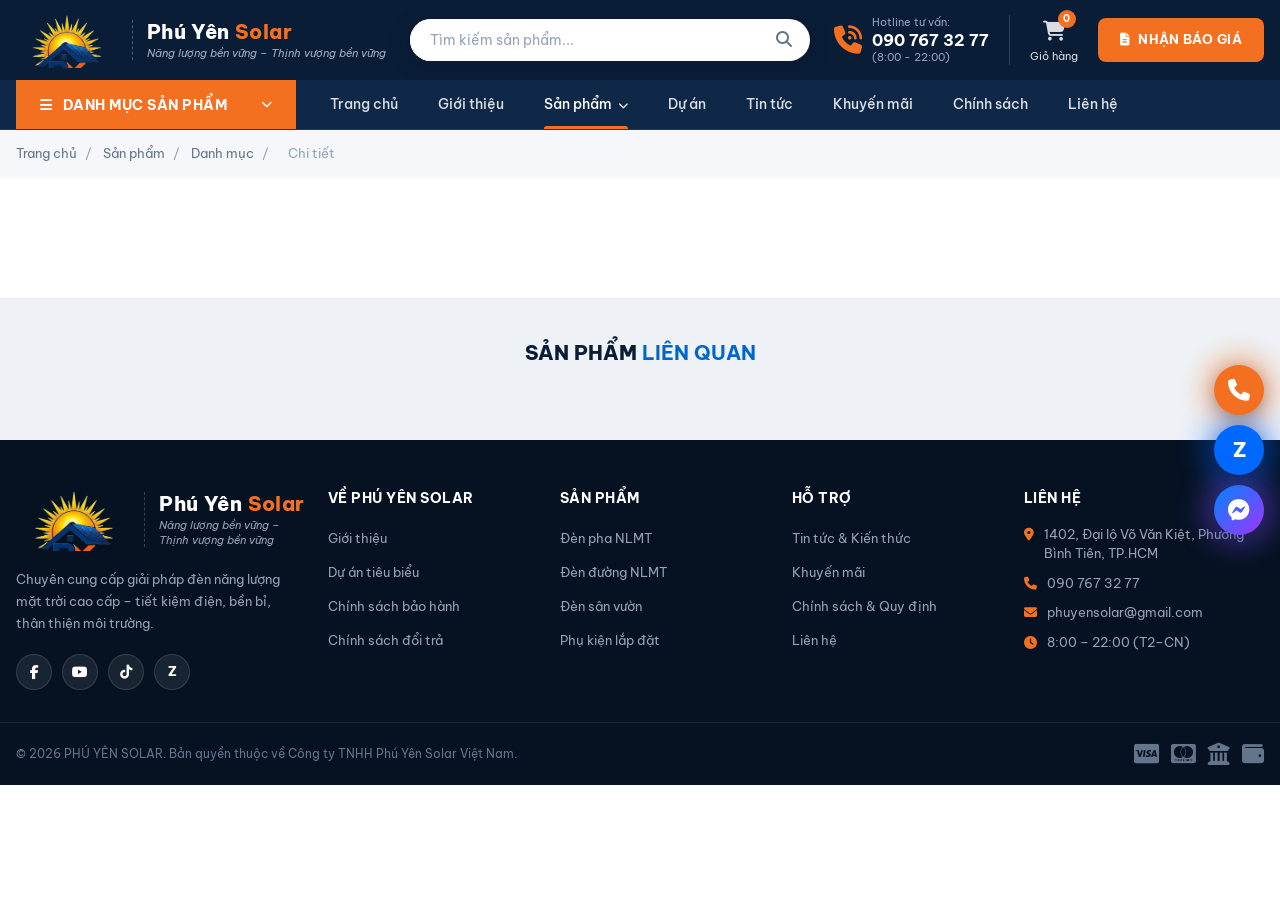
<file: pages/chi-tiet.html>
<!DOCTYPE html>
<html lang="vi">
<head>
  <meta charset="UTF-8">
  <meta name="viewport" content="width=device-width, initial-scale=1.0">
  <meta name="description" content="Chi tiết sản phẩm đèn NLMT – thông số kỹ thuật, giá và bảo hành từ Phú Yên Solar.">
  <meta name="theme-color" content="#0a1d37">
  <title>Chi tiết sản phẩm – Phú Yên Solar</title>
  <link rel="icon" href="../images/logo-icon.png" type="image/png">
  <link rel="preconnect" href="https://fonts.googleapis.com">
  <link rel="preconnect" href="https://fonts.gstatic.com" crossorigin>
  <link href="https://fonts.googleapis.com/css2?family=Be+Vietnam+Pro:wght@400;500;600;700;800&family=Playfair+Display:wght@600;700&display=swap" rel="stylesheet">
  <link rel="stylesheet" href="https://cdnjs.cloudflare.com/ajax/libs/font-awesome/6.5.1/css/all.min.css">
  <link rel="stylesheet" href="../css/style.css">
  <link rel="stylesheet" href="../css/catalog.css">
</head>
<body class="has-floating-nav" data-page="product">

  <a href="#main-content" class="skip-link">Chuyển đến nội dung chính</a>

  <header class="header-top">
    <div class="container header-top__inner">
      <a href="../index.html" class="logo">
        <img src="../images/logo-icon.png" alt="" class="logo__img" width="56" height="56">
        <div class="logo__text">
          <span class="logo__name">Phú Yên <span class="logo__accent">Solar</span></span>
          <span class="logo__tagline">Năng lượng bền vững – Thịnh vượng bền vững</span>
        </div>
      </a>
      <form class="search-bar" action="danh-muc.html" role="search">
        <input type="search" name="q" placeholder="Tìm kiếm sản phẩm..." aria-label="Tìm kiếm">
        <button type="submit" aria-label="Tìm kiếm"><i class="fa-solid fa-magnifying-glass"></i></button>
      </form>
      <div class="header-utils">
        <div class="hotline">
          <i class="fa-solid fa-phone-volume"></i>
          <div>
            <span class="hotline__label">Hotline tư vấn:</span>
            <a href="tel:0907673277" class="hotline__number">090 767 32 77</a>
            <span class="hotline__hours">(8:00 - 22:00)</span>
          </div>
        </div>
        <a href="#" class="util-item">
          <span class="util-item__icon"><i class="fa-solid fa-cart-shopping"></i><span class="badge">0</span></span>
          <span>Giỏ hàng</span>
        </a>
        <a href="../index.html#bao-gia" class="btn btn--primary btn--quote">
          <i class="fa-solid fa-file-lines"></i> NHẬN BÁO GIÁ
        </a>
        <a href="tel:0907673277" class="header-call-mobile" aria-label="Gọi hotline 090 767 32 77">
          <i class="fa-solid fa-phone"></i>
        </a>
      </div>
      <button class="mobile-toggle" id="mobileToggle" aria-label="Mở menu" aria-expanded="false"><i class="fa-solid fa-bars"></i></button>
    </div>
  </header>

  <nav class="nav-bar" id="navBar">
    <div class="container nav-bar__inner">
      <div class="category-dropdown" id="categoryDropdown">
        <button class="nav-categories" id="categoryToggle" aria-expanded="false" aria-haspopup="true">
          <i class="fa-solid fa-bars"></i> DANH MỤC SẢN PHẨM
          <i class="fa-solid fa-chevron-down nav-categories__arrow"></i>
        </button>
        <div class="category-flyout" id="categoryFlyout">
          <aside class="category-sidebar" id="categorySidebar">
            <ul class="category-list" id="categoryList"></ul>
          </aside>
          <div class="category-mega-panel" id="categoryMegaPanel" aria-hidden="true"></div>
        </div>
      </div>
      <ul class="nav-menu">
        <li><a href="../index.html" data-nav="home">Trang chủ</a></li>
        <li><a href="gioi-thieu.html" data-nav="about">Giới thiệu</a></li>
        <li class="has-dropdown"><a href="danh-muc.html?cat=den-pha-nlmt" data-nav="products">Sản phẩm <i class="fa-solid fa-chevron-down"></i></a></li>
        <li><a href="du-an.html" data-nav="projects">Dự án</a></li>
        <li><a href="tin-tuc.html" data-nav="news">Tin tức</a></li>
        <li><a href="khuyen-mai.html" data-nav="promo">Khuyến mãi</a></li>
        <li><a href="chinh-sach.html" data-nav="policy">Chính sách</a></li>
        <li><a href="lien-he.html" data-nav="contact">Liên hệ</a></li>
      </ul>
    </div>
  </nav>

  <div class="page-breadcrumb">
    <div class="container">
      <a href="../index.html">Trang chủ</a><span>/</span>
      <a href="danh-muc.html?cat=den-pha-nlmt">Sản phẩm</a><span>/</span>
      <a href="#" id="breadcrumbCat">Danh mục</a><span>/</span>
      <span id="breadcrumbProduct">Chi tiết</span>
    </div>
  </div>

  <main id="main-content">
  <section class="product-detail">
    <div class="container">
      <div class="product-detail__layout" id="productDetail"></div>
      <div id="productSpecs"></div>
    </div>
  </section>

  <section class="related-section">
    <div class="container">
      <h2>SẢN PHẨM <strong>LIÊN QUAN</strong></h2>
      <div class="catalog-grid" id="relatedGrid"></div>
    </div>
  </section>
  </main>

  <footer class="site-footer">
    <div class="site-footer__top">
      <div class="container site-footer__grid">
        <div class="footer-col footer-col--brand">
          <a href="../index.html" class="logo logo--footer">
            <img src="../images/logo-icon.png" alt="Phú Yên Solar" class="logo__img logo__img--footer" width="64" height="64">
            <div class="logo__text logo__text--footer">
              <span class="logo__name">Phú Yên <span class="logo__accent">Solar</span></span>
              <span class="logo__tagline">Năng lượng bền vững – Thịnh vượng bền vững</span>
            </div>
          </a>
          <p>Chuyên cung cấp giải pháp đèn năng lượng mặt trời cao cấp – tiết kiệm điện, bền bỉ, thân thiện môi trường.</p>
          <div class="footer-social">
            <a href="#" aria-label="Facebook"><i class="fa-brands fa-facebook-f"></i></a>
            <a href="#" aria-label="YouTube"><i class="fa-brands fa-youtube"></i></a>
            <a href="#" aria-label="TikTok"><i class="fa-brands fa-tiktok"></i></a>
            <a href="#" aria-label="Zalo"><span>Z</span></a>
          </div>
        </div>
        <div class="footer-col">
          <h4>Về Phú Yên Solar</h4>
          <ul>
            <li><a href="gioi-thieu.html">Giới thiệu</a></li>
            <li><a href="du-an.html">Dự án tiêu biểu</a></li>
            <li><a href="chinh-sach.html#warranty">Chính sách bảo hành</a></li>
            <li><a href="chinh-sach.html#return">Chính sách đổi trả</a></li>
          </ul>
        </div>
        <div class="footer-col">
          <h4>Sản phẩm</h4>
          <ul>
            <li><a href="danh-muc.html?cat=den-pha-nlmt">Đèn pha NLMT</a></li>
            <li><a href="danh-muc.html?cat=den-duong-nlmt">Đèn đường NLMT</a></li>
            <li><a href="danh-muc.html?cat=den-san-vuon-nlmt">Đèn sân vườn</a></li>
            <li><a href="danh-muc.html?cat=phu-kien-lap-dat">Phụ kiện lắp đặt</a></li>
          </ul>
        </div>
        <div class="footer-col">
          <h4>Hỗ trợ</h4>
          <ul>
            <li><a href="tin-tuc.html">Tin tức &amp; Kiến thức</a></li>
            <li><a href="khuyen-mai.html">Khuyến mãi</a></li>
            <li><a href="chinh-sach.html">Chính sách &amp; Quy định</a></li>
            <li><a href="lien-he.html">Liên hệ</a></li>
          </ul>
        </div>
        <div class="footer-col footer-col--contact">
          <h4>Liên hệ</h4>
          <ul class="footer-contact">
            <li><i class="fa-solid fa-location-dot"></i> 1402, Đại lộ Võ Văn Kiệt, Phường Bình Tiên, TP.HCM</li>
            <li><i class="fa-solid fa-phone"></i> <a href="tel:0907673277">090 767 32 77</a></li>
            <li><i class="fa-solid fa-envelope"></i> <a href="mailto:phuyensolar@gmail.com">phuyensolar@gmail.com</a></li>
            <li><i class="fa-solid fa-clock"></i> 8:00 – 22:00 (T2–CN)</li>
          </ul>
        </div>
      </div>
    </div>
    <div class="site-footer__bottom">
      <div class="container site-footer__bottom-inner">
        <p>&copy; 2026 PHÚ YÊN SOLAR. Bản quyền thuộc về Công ty TNHH Phú Yên Solar Việt Nam.</p>
        <div class="footer-payments">
          <i class="fa-brands fa-cc-visa"></i>
          <i class="fa-brands fa-cc-mastercard"></i>
          <i class="fa-solid fa-building-columns"></i>
          <i class="fa-solid fa-wallet"></i>
        </div>
      </div>
    </div>
  </footer>

  <div class="floating-contact">
    <a href="tel:0907673277" class="floating-btn floating-btn--phone" aria-label="Gọi hotline 090 767 32 77"><i class="fa-solid fa-phone"></i></a>
    <a href="#" class="floating-btn floating-btn--zalo" aria-label="Chat Zalo"><span>Z</span></a>
    <a href="#" class="floating-btn floating-btn--messenger" aria-label="Chat Messenger"><i class="fa-brands fa-facebook-messenger"></i></a>
  </div>

  <script src="../js/products-data.js" defer></script>
  <script src="../js/catalog.js" defer></script>
  <script src="../js/main.js" defer></script>
  <script src="../js/inner-pages.js" defer></script>
</body>
</html>
</file>
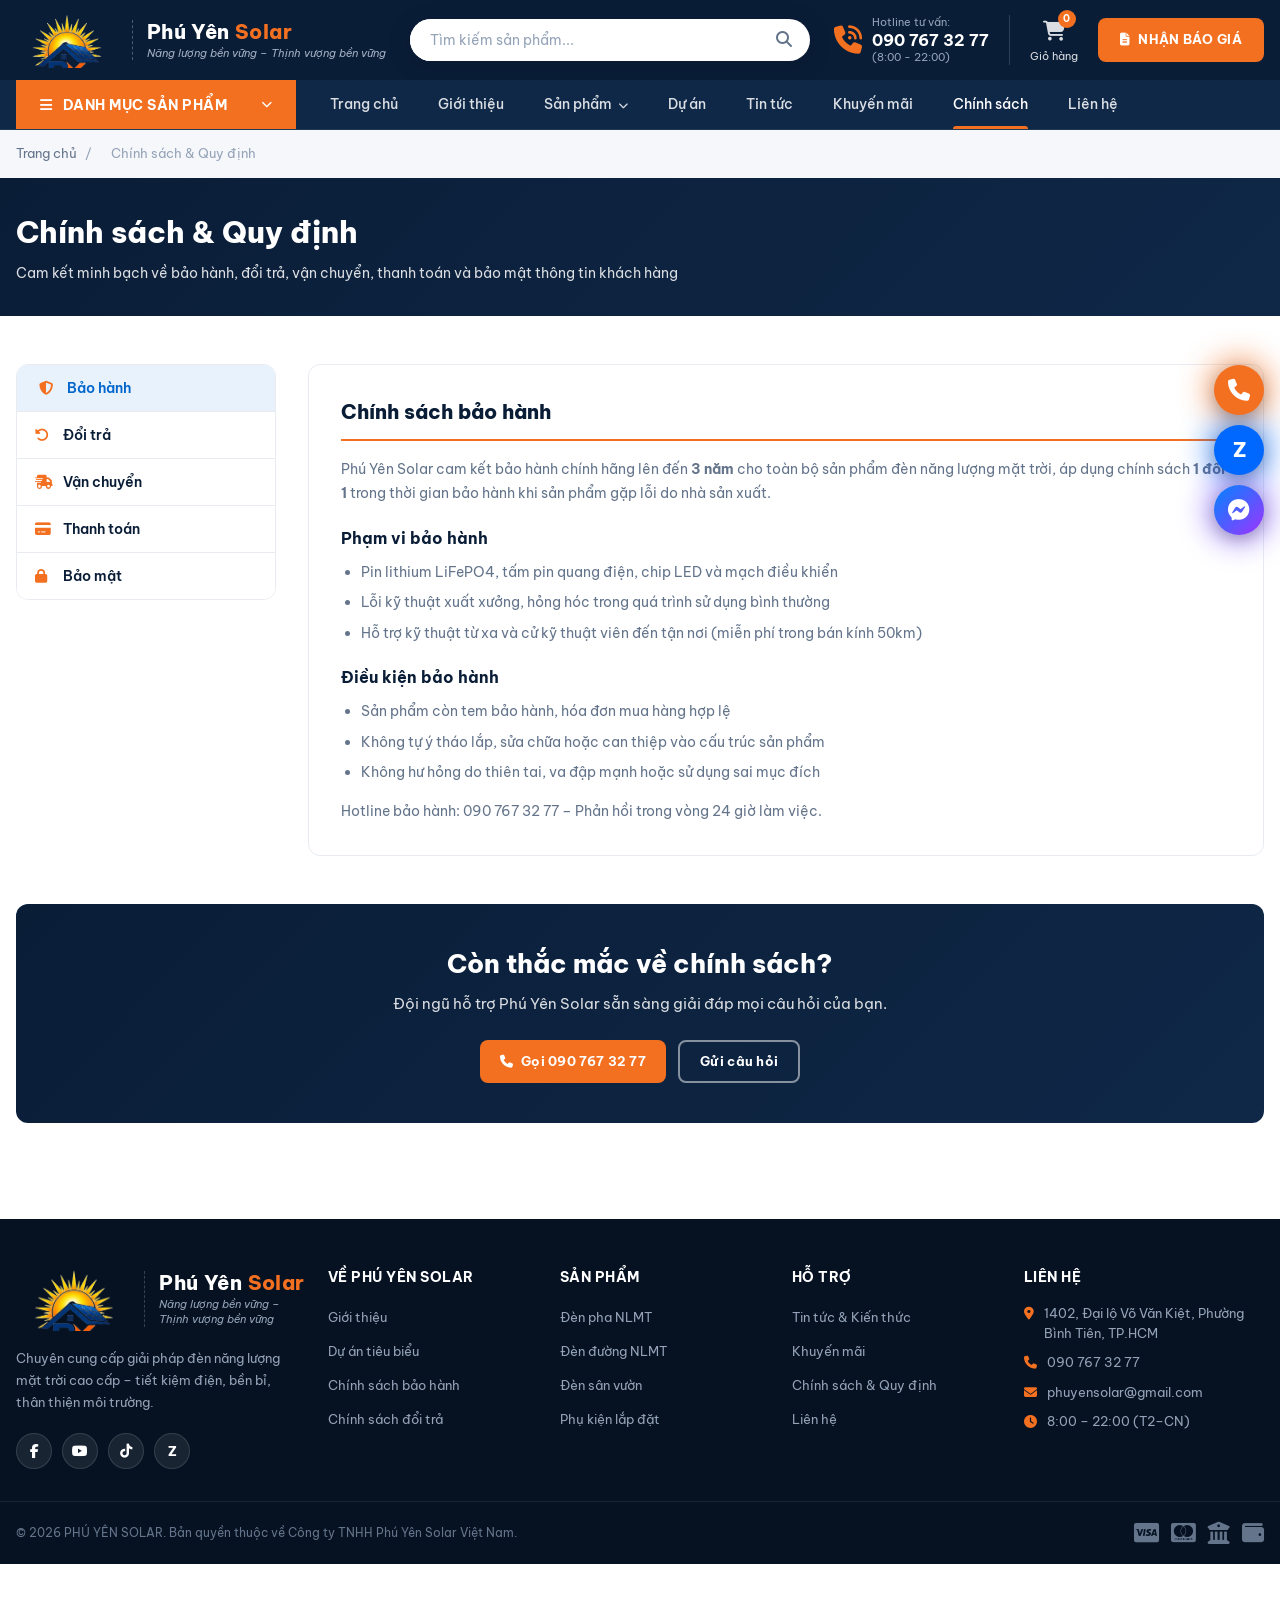
<file: pages/chinh-sach.html>
<!DOCTYPE html>
<html lang="vi">
<head>
  <meta charset="UTF-8">
  <meta name="viewport" content="width=device-width, initial-scale=1.0">
  <meta name="description" content="Chính sách bảo hành, đổi trả và mua hàng – Phú Yên Solar.">
  <meta name="theme-color" content="#0a1d37">
  <title>Chính sách & Quy định – Phú Yên Solar</title>
  <link rel="icon" href="../images/logo-icon.png" type="image/png">
  <link rel="preconnect" href="https://fonts.googleapis.com">
  <link rel="preconnect" href="https://fonts.gstatic.com" crossorigin>
  <link href="https://fonts.googleapis.com/css2?family=Be+Vietnam+Pro:wght@400;500;600;700;800&family=Playfair+Display:wght@600;700&display=swap" rel="stylesheet">
  <link rel="stylesheet" href="https://cdnjs.cloudflare.com/ajax/libs/font-awesome/6.5.1/css/all.min.css">
  <link rel="stylesheet" href="../css/style.css">
  <link rel="stylesheet" href="../css/catalog.css">
  <link rel="stylesheet" href="../css/inner.css">
</head>
<body class="has-floating-nav" data-page="policy">

  <a href="#main-content" class="skip-link">Chuyển đến nội dung chính</a>

  <header class="header-top">
    <div class="container header-top__inner">
      <a href="../index.html" class="logo">
        <img src="../images/logo-icon.png" alt="" class="logo__img" width="56" height="56">
        <div class="logo__text">
          <span class="logo__name">Phú Yên <span class="logo__accent">Solar</span></span>
          <span class="logo__tagline">Năng lượng bền vững – Thịnh vượng bền vững</span>
        </div>
      </a>
      <form class="search-bar" action="danh-muc.html" role="search">
        <input type="search" name="q" placeholder="Tìm kiếm sản phẩm..." aria-label="Tìm kiếm sản phẩm">
        <button type="submit" aria-label="Tìm kiếm"><i class="fa-solid fa-magnifying-glass"></i></button>
      </form>
      <div class="header-utils">
        <div class="hotline">
          <i class="fa-solid fa-phone-volume"></i>
          <div>
            <span class="hotline__label">Hotline tư vấn:</span>
            <a href="tel:0907673277" class="hotline__number">090 767 32 77</a>
            <span class="hotline__hours">(8:00 - 22:00)</span>
          </div>
        </div>
        <a href="#" class="util-item">
          <span class="util-item__icon"><i class="fa-solid fa-cart-shopping"></i><span class="badge">0</span></span>
          <span>Giỏ hàng</span>
        </a>
        <a href="../index.html#bao-gia" class="btn btn--primary btn--quote">
          <i class="fa-solid fa-file-lines"></i> NHẬN BÁO GIÁ
        </a>
        <a href="tel:0907673277" class="header-call-mobile" aria-label="Gọi hotline 090 767 32 77">
          <i class="fa-solid fa-phone"></i>
        </a>
      </div>
      <button class="mobile-toggle" id="mobileToggle" aria-label="Mở menu" aria-expanded="false"><i class="fa-solid fa-bars"></i></button>
    </div>
  </header>

  <nav class="nav-bar" id="navBar">
    <div class="container nav-bar__inner">
      <div class="category-dropdown" id="categoryDropdown">
        <button class="nav-categories" id="categoryToggle" aria-expanded="false" aria-haspopup="true">
          <i class="fa-solid fa-bars"></i> DANH MỤC SẢN PHẨM
          <i class="fa-solid fa-chevron-down nav-categories__arrow"></i>
        </button>
        <div class="category-flyout" id="categoryFlyout">
          <aside class="category-sidebar" id="categorySidebar">
            <ul class="category-list" id="categoryList"></ul>
          </aside>
          <div class="category-mega-panel" id="categoryMegaPanel" aria-hidden="true"></div>
        </div>
      </div>
      <ul class="nav-menu">
        <li><a href="../index.html" data-nav="home">Trang chủ</a></li>
        <li><a href="gioi-thieu.html" data-nav="about">Giới thiệu</a></li>
        <li class="has-dropdown"><a href="danh-muc.html?cat=den-pha-nlmt" data-nav="products">Sản phẩm <i class="fa-solid fa-chevron-down"></i></a></li>
        <li><a href="du-an.html" data-nav="projects">Dự án</a></li>
        <li><a href="tin-tuc.html" data-nav="news">Tin tức</a></li>
        <li><a href="khuyen-mai.html" data-nav="promo">Khuyến mãi</a></li>
        <li><a href="chinh-sach.html" data-nav="policy">Chính sách</a></li>
        <li><a href="lien-he.html" data-nav="contact">Liên hệ</a></li>
      </ul>
    </div>
  </nav>

  <div class="page-breadcrumb">
    <div class="container">
      <a href="../index.html">Trang chủ</a><span>/</span>
      <span>Chính sách &amp; Quy định</span>
    </div>
  </div>

  <section class="page-hero">
    <div class="container">
      <h1>Chính sách &amp; Quy định</h1>
      <p>Cam kết minh bạch về bảo hành, đổi trả, vận chuyển, thanh toán và bảo mật thông tin khách hàng</p>
    </div>
  </section>

  <main id="main-content" class="inner-page">
    <section class="inner-section">
      <div class="container">
        <div class="policy-layout">
          <nav class="policy-nav" aria-label="Chính sách">
            <button type="button" class="is-active" data-policy="warranty"><i class="fa-solid fa-shield-halved"></i> Bảo hành</button>
            <button type="button" data-policy="return"><i class="fa-solid fa-rotate-left"></i> Đổi trả</button>
            <button type="button" data-policy="shipping"><i class="fa-solid fa-truck-fast"></i> Vận chuyển</button>
            <button type="button" data-policy="payment"><i class="fa-solid fa-credit-card"></i> Thanh toán</button>
            <button type="button" data-policy="privacy"><i class="fa-solid fa-lock"></i> Bảo mật</button>
          </nav>

          <div class="policy-content">
            <div class="policy-panel is-active" id="warranty">
              <h3>Chính sách bảo hành</h3>
              <p>Phú Yên Solar cam kết bảo hành chính hãng lên đến <strong>3 năm</strong> cho toàn bộ sản phẩm đèn năng lượng mặt trời, áp dụng chính sách <strong>1 đổi 1</strong> trong thời gian bảo hành khi sản phẩm gặp lỗi do nhà sản xuất.</p>
              <h4>Phạm vi bảo hành</h4>
              <ul>
                <li>Pin lithium LiFePO4, tấm pin quang điện, chip LED và mạch điều khiển</li>
                <li>Lỗi kỹ thuật xuất xưởng, hỏng hóc trong quá trình sử dụng bình thường</li>
                <li>Hỗ trợ kỹ thuật từ xa và cử kỹ thuật viên đến tận nơi (miễn phí trong bán kính 50km)</li>
              </ul>
              <h4>Điều kiện bảo hành</h4>
              <ul>
                <li>Sản phẩm còn tem bảo hành, hóa đơn mua hàng hợp lệ</li>
                <li>Không tự ý tháo lắp, sửa chữa hoặc can thiệp vào cấu trúc sản phẩm</li>
                <li>Không hư hỏng do thiên tai, va đập mạnh hoặc sử dụng sai mục đích</li>
              </ul>
              <p>Hotline bảo hành: <a href="tel:0907673277">090 767 32 77</a> – Phản hồi trong vòng 24 giờ làm việc.</p>
            </div>

            <div class="policy-panel" id="return">
              <h3>Chính sách đổi trả 30 ngày</h3>
              <p>Khách hàng có quyền đổi hoặc trả sản phẩm trong vòng <strong>30 ngày</strong> kể từ ngày nhận hàng nếu sản phẩm không đúng mô tả, lỗi kỹ thuật hoặc không phù hợp nhu cầu sử dụng.</p>
              <h4>Điều kiện đổi trả</h4>
              <ul>
                <li>Sản phẩm còn nguyên seal, đầy đủ phụ kiện, hộp và tài liệu kèm theo</li>
                <li>Chưa qua sử dụng, không có dấu hiệu lắp đặt hoặc hư hỏng do người dùng</li>
                <li>Có hóa đơn mua hàng hoặc mã đơn hàng xác nhận</li>
              </ul>
              <h4>Quy trình đổi trả</h4>
              <ul>
                <li>Liên hệ hotline hoặc email <a href="mailto:phuyensolar@gmail.com">phuyensolar@gmail.com</a> để đăng ký đổi trả</li>
                <li>Phú Yên Solar xác nhận và hướng dẫn gửi hàng trong 2 ngày làm việc</li>
                <li>Kiểm tra sản phẩm và hoàn tiền/đổi hàng trong 3–5 ngày làm việc</li>
              </ul>
              <p>Chi phí vận chuyển đổi trả do lỗi nhà cung cấp: Phú Yên Solar chịu hoàn toàn.</p>
            </div>

            <div class="policy-panel" id="shipping">
              <h3>Chính sách vận chuyển</h3>
              <p>Phú Yên Solar hỗ trợ <strong>miễn phí vận chuyển toàn quốc</strong> cho đơn hàng từ 2.000.000đ. Đơn hàng dưới mức này áp dụng phí ship theo khu vực, được thông báo rõ trước khi xác nhận đơn.</p>
              <h4>Thời gian giao hàng</h4>
              <ul>
                <li>Nội thành TP.HCM: 1–2 ngày làm việc</li>
                <li>Các tỉnh lân cận: 2–4 ngày làm việc</li>
                <li>Miền Trung, Miền Bắc: 3–7 ngày làm việc</li>
              </ul>
              <h4>Đơn hàng lớn &amp; dự án</h4>
              <ul>
                <li>Giao hàng bằng xe tải chuyên dụng cho đơn số lượng lớn</li>
                <li>Hỗ trợ bốc xếp và kiểm đếm tại công trường</li>
                <li>Lắp đặt tận nơi theo yêu cầu (báo giá riêng)</li>
              </ul>
              <p>Mọi đơn hàng đều được đóng gói cẩn thận, bảo vệ tấm pin và pin lithium trong quá trình vận chuyển.</p>
            </div>

            <div class="policy-panel" id="payment">
              <h3>Chính sách thanh toán</h3>
              <p>Phú Yên Solar hỗ trợ đa dạng hình thức thanh toán an toàn, tiện lợi cho cá nhân và doanh nghiệp.</p>
              <h4>Hình thức thanh toán</h4>
              <ul>
                <li><strong>COD (Thanh toán khi nhận hàng):</strong> Kiểm tra hàng trước khi thanh toán – áp dụng toàn quốc</li>
                <li><strong>Chuyển khoản ngân hàng:</strong> Vietcombank, Techcombank, MB Bank – ưu đãi thêm 1% cho đơn chuyển khoản</li>
                <li><strong>Ví điện tử:</strong> MoMo, ZaloPay, VNPay – thanh toán nhanh qua mã QR</li>
              </ul>
              <h4>Thanh toán dự án</h4>
              <ul>
                <li>Đặt cọc 30% khi ký hợp đồng</li>
                <li>Thanh toán 50% khi giao hàng đến công trình</li>
                <li>Thanh toán 20% còn lại sau nghiệm thu và bàn giao</li>
              </ul>
              <p>Xuất hóa đơn VAT đầy đủ theo yêu cầu. Liên hệ <a href="tel:0907673277">090 767 32 77</a> để được tư vấn phương thức phù hợp.</p>
            </div>

            <div class="policy-panel" id="privacy">
              <h3>Chính sách bảo mật thông tin</h3>
              <p>Phú Yên Solar cam kết bảo vệ thông tin cá nhân của khách hàng theo quy định pháp luật Việt Nam. Mọi dữ liệu thu thập chỉ phục vụ mục đích tư vấn, bán hàng và chăm sóc khách hàng.</p>
              <h4>Thông tin thu thập</h4>
              <ul>
                <li>Họ tên, số điện thoại, email, địa chỉ giao hàng</li>
                <li>Thông tin đơn hàng, lịch sử mua hàng và yêu cầu tư vấn</li>
                <li>Dữ liệu truy cập website (cookie, IP) để cải thiện trải nghiệm</li>
              </ul>
              <h4>Cam kết bảo mật</h4>
              <ul>
                <li>Không chia sẻ, bán hoặc trao đổi thông tin khách hàng cho bên thứ ba</li>
                <li>Mã hóa dữ liệu thanh toán và lưu trữ trên hệ thống bảo mật</li>
                <li>Khách hàng có quyền yêu cầu chỉnh sửa hoặc xóa thông tin cá nhân</li>
              </ul>
              <p>Mọi thắc mắc về bảo mật, vui lòng liên hệ: <a href="mailto:phuyensolar@gmail.com">phuyensolar@gmail.com</a></p>
            </div>
          </div>
        </div>

        <div class="inner-cta">
          <h3>Còn thắc mắc về chính sách?</h3>
          <p>Đội ngũ hỗ trợ Phú Yên Solar sẵn sàng giải đáp mọi câu hỏi của bạn.</p>
          <div class="inner-cta__actions">
            <a href="tel:0907673277" class="btn btn--primary"><i class="fa-solid fa-phone"></i> Gọi 090 767 32 77</a>
            <a href="lien-he.html" class="btn btn--outline">Gửi câu hỏi</a>
          </div>
        </div>
      </div>
    </section>
  </main>

  <footer class="site-footer">
    <div class="site-footer__top">
      <div class="container site-footer__grid">
        <div class="footer-col footer-col--brand">
          <a href="../index.html" class="logo logo--footer">
            <img src="../images/logo-icon.png" alt="" class="logo__img logo__img--footer" width="64" height="64">
            <div class="logo__text logo__text--footer">
              <span class="logo__name">Phú Yên <span class="logo__accent">Solar</span></span>
              <span class="logo__tagline">Năng lượng bền vững – Thịnh vượng bền vững</span>
            </div>
          </a>
          <p>Chuyên cung cấp giải pháp đèn năng lượng mặt trời cao cấp – tiết kiệm điện, bền bỉ, thân thiện môi trường.</p>
          <div class="footer-social">
            <a href="#" aria-label="Facebook"><i class="fa-brands fa-facebook-f"></i></a>
            <a href="#" aria-label="YouTube"><i class="fa-brands fa-youtube"></i></a>
            <a href="#" aria-label="TikTok"><i class="fa-brands fa-tiktok"></i></a>
            <a href="#" aria-label="Zalo"><span>Z</span></a>
          </div>
        </div>
        <div class="footer-col">
          <h4>Về Phú Yên Solar</h4>
          <ul>
            <li><a href="gioi-thieu.html">Giới thiệu</a></li>
            <li><a href="du-an.html">Dự án tiêu biểu</a></li>
            <li><a href="chinh-sach.html#warranty">Chính sách bảo hành</a></li>
            <li><a href="chinh-sach.html#return">Chính sách đổi trả</a></li>
          </ul>
        </div>
        <div class="footer-col">
          <h4>Sản phẩm</h4>
          <ul>
            <li><a href="danh-muc.html?cat=den-pha-nlmt">Đèn pha NLMT</a></li>
            <li><a href="danh-muc.html?cat=den-duong-nlmt">Đèn đường NLMT</a></li>
            <li><a href="danh-muc.html?cat=den-san-vuon-nlmt">Đèn sân vườn</a></li>
            <li><a href="danh-muc.html?cat=phu-kien-lap-dat">Phụ kiện lắp đặt</a></li>
          </ul>
        </div>
        <div class="footer-col">
          <h4>Hỗ trợ</h4>
          <ul>
            <li><a href="tin-tuc.html">Tin tức &amp; Kiến thức</a></li>
            <li><a href="khuyen-mai.html">Khuyến mãi</a></li>
            <li><a href="chinh-sach.html">Chính sách &amp; Quy định</a></li>
            <li><a href="lien-he.html">Liên hệ</a></li>
          </ul>
        </div>
        <div class="footer-col footer-col--contact">
          <h4>Liên hệ</h4>
          <ul class="footer-contact">
            <li><i class="fa-solid fa-location-dot"></i> 1402, Đại lộ Võ Văn Kiệt, Phường Bình Tiên, TP.HCM</li>
            <li><i class="fa-solid fa-phone"></i> <a href="tel:0907673277">090 767 32 77</a></li>
            <li><i class="fa-solid fa-envelope"></i> <a href="mailto:phuyensolar@gmail.com">phuyensolar@gmail.com</a></li>
            <li><i class="fa-solid fa-clock"></i> 8:00 – 22:00 (T2–CN)</li>
          </ul>
        </div>
      </div>
    </div>
    <div class="site-footer__bottom">
      <div class="container site-footer__bottom-inner">
        <p>&copy; 2026 PHÚ YÊN SOLAR. Bản quyền thuộc về Công ty TNHH Phú Yên Solar Việt Nam.</p>
        <div class="footer-payments">
          <i class="fa-brands fa-cc-visa"></i>
          <i class="fa-brands fa-cc-mastercard"></i>
          <i class="fa-solid fa-building-columns"></i>
          <i class="fa-solid fa-wallet"></i>
        </div>
      </div>
    </div>
  </footer>

  <div class="floating-contact">
    <a href="tel:0907673277" class="floating-btn floating-btn--phone" aria-label="Gọi hotline 090 767 32 77"><i class="fa-solid fa-phone"></i></a>
    <a href="#" class="floating-btn floating-btn--zalo" aria-label="Chat Zalo"><span>Z</span></a>
    <a href="#" class="floating-btn floating-btn--messenger" aria-label="Chat Messenger"><i class="fa-brands fa-facebook-messenger"></i></a>
  </div>

  <script src="../js/products-data.js" defer></script>
  <script src="../js/catalog.js" defer></script>
  <script src="../js/main.js" defer></script>
  <script src="../js/inner-pages.js" defer></script>
</body>
</html>
</file>
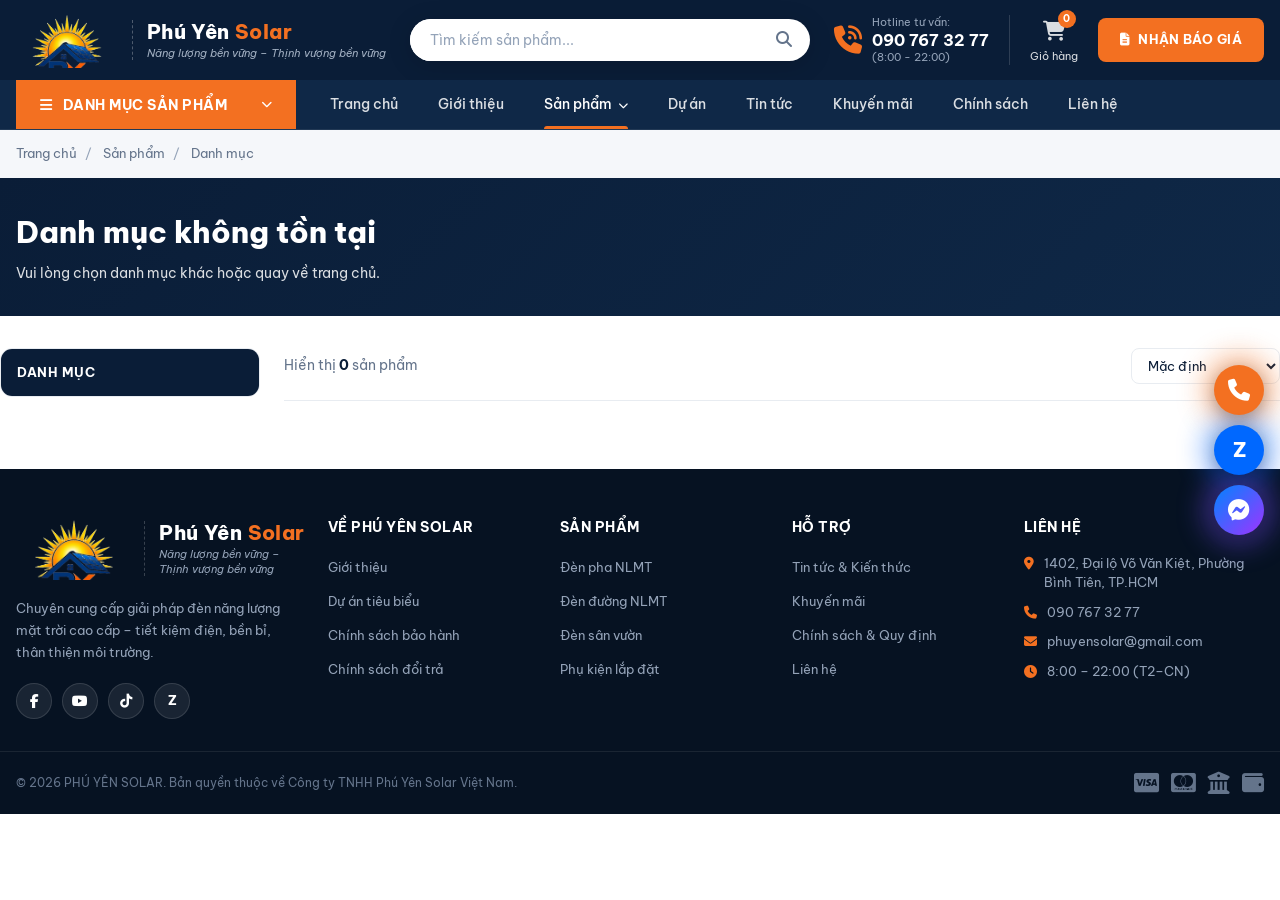
<file: pages/danh-muc.html>
<!DOCTYPE html>
<html lang="vi">
<head>
  <meta charset="UTF-8">
  <meta name="viewport" content="width=device-width, initial-scale=1.0">
  <meta name="description" content="Danh mục đèn năng lượng mặt trời – đèn pha, đèn đường, sân vườn chính hãng Phú Yên Solar.">
  <meta name="theme-color" content="#0a1d37">
  <title>Danh mục sản phẩm – Phú Yên Solar</title>
  <link rel="icon" href="../images/logo-icon.png" type="image/png">
  <link rel="preconnect" href="https://fonts.googleapis.com">
  <link rel="preconnect" href="https://fonts.gstatic.com" crossorigin>
  <link href="https://fonts.googleapis.com/css2?family=Be+Vietnam+Pro:wght@400;500;600;700;800&family=Playfair+Display:wght@600;700&display=swap" rel="stylesheet">
  <link rel="stylesheet" href="https://cdnjs.cloudflare.com/ajax/libs/font-awesome/6.5.1/css/all.min.css">
  <link rel="stylesheet" href="../css/style.css">
  <link rel="stylesheet" href="../css/catalog.css">
</head>
<body class="has-floating-nav" data-page="category">

  <a href="#main-content" class="skip-link">Chuyển đến nội dung chính</a>

  <header class="header-top">
    <div class="container header-top__inner">
      <a href="../index.html" class="logo">
        <img src="../images/logo-icon.png" alt="" class="logo__img" width="56" height="56">
        <div class="logo__text">
          <span class="logo__name">Phú Yên <span class="logo__accent">Solar</span></span>
          <span class="logo__tagline">Năng lượng bền vững – Thịnh vượng bền vững</span>
        </div>
      </a>
      <form class="search-bar" action="danh-muc.html" role="search">
        <input type="search" name="q" placeholder="Tìm kiếm sản phẩm..." aria-label="Tìm kiếm sản phẩm">
        <button type="submit" aria-label="Tìm kiếm"><i class="fa-solid fa-magnifying-glass"></i></button>
      </form>
      <div class="header-utils">
        <div class="hotline">
          <i class="fa-solid fa-phone-volume"></i>
          <div>
            <span class="hotline__label">Hotline tư vấn:</span>
            <a href="tel:0907673277" class="hotline__number">090 767 32 77</a>
            <span class="hotline__hours">(8:00 - 22:00)</span>
          </div>
        </div>
        <a href="#" class="util-item">
          <span class="util-item__icon"><i class="fa-solid fa-cart-shopping"></i><span class="badge">0</span></span>
          <span>Giỏ hàng</span>
        </a>
        <a href="../index.html#bao-gia" class="btn btn--primary btn--quote">
          <i class="fa-solid fa-file-lines"></i> NHẬN BÁO GIÁ
        </a>
        <a href="tel:0907673277" class="header-call-mobile" aria-label="Gọi hotline 090 767 32 77">
          <i class="fa-solid fa-phone"></i>
        </a>
      </div>
      <button class="mobile-toggle" id="mobileToggle" aria-label="Mở menu" aria-expanded="false"><i class="fa-solid fa-bars"></i></button>
    </div>
  </header>

  <nav class="nav-bar" id="navBar">
    <div class="container nav-bar__inner">
      <div class="category-dropdown" id="categoryDropdown">
        <button class="nav-categories" id="categoryToggle" aria-expanded="false" aria-haspopup="true">
          <i class="fa-solid fa-bars"></i> DANH MỤC SẢN PHẨM
          <i class="fa-solid fa-chevron-down nav-categories__arrow"></i>
        </button>
        <div class="category-flyout" id="categoryFlyout">
          <aside class="category-sidebar" id="categorySidebar">
            <ul class="category-list" id="categoryList"></ul>
          </aside>
          <div class="category-mega-panel" id="categoryMegaPanel" aria-hidden="true"></div>
        </div>
      </div>
      <ul class="nav-menu">
        <li><a href="../index.html" data-nav="home">Trang chủ</a></li>
        <li><a href="gioi-thieu.html" data-nav="about">Giới thiệu</a></li>
        <li class="has-dropdown"><a href="danh-muc.html?cat=den-pha-nlmt" data-nav="products">Sản phẩm <i class="fa-solid fa-chevron-down"></i></a></li>
        <li><a href="du-an.html" data-nav="projects">Dự án</a></li>
        <li><a href="tin-tuc.html" data-nav="news">Tin tức</a></li>
        <li><a href="khuyen-mai.html" data-nav="promo">Khuyến mãi</a></li>
        <li><a href="chinh-sach.html" data-nav="policy">Chính sách</a></li>
        <li><a href="lien-he.html" data-nav="contact">Liên hệ</a></li>
      </ul>
    </div>
  </nav>

  <div class="page-breadcrumb">
    <div class="container">
      <a href="../index.html">Trang chủ</a><span>/</span>
      <a href="danh-muc.html?cat=den-pha-nlmt">Sản phẩm</a><span>/</span>
      <a href="#" id="breadcrumbCat">Danh mục</a>
    </div>
  </div>

  <section class="page-hero">
    <div class="container">
      <h1 id="catalogTitle">Danh mục sản phẩm</h1>
      <p id="catalogDesc">Đang tải...</p>
    </div>
  </section>

  <div class="container catalog-layout">
    <aside class="catalog-sidebar" id="catalogSidebar">
      <div class="catalog-sidebar__title">Danh mục</div>
    </aside>
    <main class="catalog-main" id="main-content">
      <div class="catalog-main__toolbar">
        <p class="catalog-main__count">Hiển thị <strong id="catalogCount">0</strong> sản phẩm</p>
        <div class="catalog-sort">
          <select aria-label="Sắp xếp">
            <option>Mặc định</option>
            <option>Giá: Thấp → Cao</option>
            <option>Giá: Cao → Thấp</option>
            <option>Bán chạy nhất</option>
          </select>
        </div>
      </div>
      <div class="catalog-grid" id="catalogGrid"></div>
    </main>
  </div>

  <footer class="site-footer">
    <div class="site-footer__top">
      <div class="container site-footer__grid">
        <div class="footer-col footer-col--brand">
          <a href="../index.html" class="logo logo--footer">
            <img src="../images/logo-icon.png" alt="Phú Yên Solar" class="logo__img logo__img--footer" width="64" height="64">
            <div class="logo__text logo__text--footer">
              <span class="logo__name">Phú Yên <span class="logo__accent">Solar</span></span>
              <span class="logo__tagline">Năng lượng bền vững – Thịnh vượng bền vững</span>
            </div>
          </a>
          <p>Chuyên cung cấp giải pháp đèn năng lượng mặt trời cao cấp – tiết kiệm điện, bền bỉ, thân thiện môi trường.</p>
          <div class="footer-social">
            <a href="#" aria-label="Facebook"><i class="fa-brands fa-facebook-f"></i></a>
            <a href="#" aria-label="YouTube"><i class="fa-brands fa-youtube"></i></a>
            <a href="#" aria-label="TikTok"><i class="fa-brands fa-tiktok"></i></a>
            <a href="#" aria-label="Zalo"><span>Z</span></a>
          </div>
        </div>
        <div class="footer-col">
          <h4>Về Phú Yên Solar</h4>
          <ul>
            <li><a href="gioi-thieu.html">Giới thiệu</a></li>
            <li><a href="du-an.html">Dự án tiêu biểu</a></li>
            <li><a href="chinh-sach.html#warranty">Chính sách bảo hành</a></li>
            <li><a href="chinh-sach.html#return">Chính sách đổi trả</a></li>
          </ul>
        </div>
        <div class="footer-col">
          <h4>Sản phẩm</h4>
          <ul>
            <li><a href="danh-muc.html?cat=den-pha-nlmt">Đèn pha NLMT</a></li>
            <li><a href="danh-muc.html?cat=den-duong-nlmt">Đèn đường NLMT</a></li>
            <li><a href="danh-muc.html?cat=den-san-vuon-nlmt">Đèn sân vườn</a></li>
            <li><a href="danh-muc.html?cat=phu-kien-lap-dat">Phụ kiện lắp đặt</a></li>
          </ul>
        </div>
        <div class="footer-col">
          <h4>Hỗ trợ</h4>
          <ul>
            <li><a href="tin-tuc.html">Tin tức &amp; Kiến thức</a></li>
            <li><a href="khuyen-mai.html">Khuyến mãi</a></li>
            <li><a href="chinh-sach.html">Chính sách &amp; Quy định</a></li>
            <li><a href="lien-he.html">Liên hệ</a></li>
          </ul>
        </div>
        <div class="footer-col footer-col--contact">
          <h4>Liên hệ</h4>
          <ul class="footer-contact">
            <li><i class="fa-solid fa-location-dot"></i> 1402, Đại lộ Võ Văn Kiệt, Phường Bình Tiên, TP.HCM</li>
            <li><i class="fa-solid fa-phone"></i> <a href="tel:0907673277">090 767 32 77</a></li>
            <li><i class="fa-solid fa-envelope"></i> <a href="mailto:phuyensolar@gmail.com">phuyensolar@gmail.com</a></li>
            <li><i class="fa-solid fa-clock"></i> 8:00 – 22:00 (T2–CN)</li>
          </ul>
        </div>
      </div>
    </div>
    <div class="site-footer__bottom">
      <div class="container site-footer__bottom-inner">
        <p>&copy; 2026 PHÚ YÊN SOLAR. Bản quyền thuộc về Công ty TNHH Phú Yên Solar Việt Nam.</p>
        <div class="footer-payments">
          <i class="fa-brands fa-cc-visa"></i>
          <i class="fa-brands fa-cc-mastercard"></i>
          <i class="fa-solid fa-building-columns"></i>
          <i class="fa-solid fa-wallet"></i>
        </div>
      </div>
    </div>
  </footer>

  <div class="floating-contact">
    <a href="tel:0907673277" class="floating-btn floating-btn--phone" aria-label="Gọi hotline 090 767 32 77"><i class="fa-solid fa-phone"></i></a>
    <a href="#" class="floating-btn floating-btn--zalo" aria-label="Chat Zalo"><span>Z</span></a>
    <a href="#" class="floating-btn floating-btn--messenger" aria-label="Chat Messenger"><i class="fa-brands fa-facebook-messenger"></i></a>
  </div>

  <script src="../js/products-data.js" defer></script>
  <script src="../js/catalog.js" defer></script>
  <script src="../js/main.js" defer></script>
  <script src="../js/inner-pages.js" defer></script>
</body>
</html>
</file>
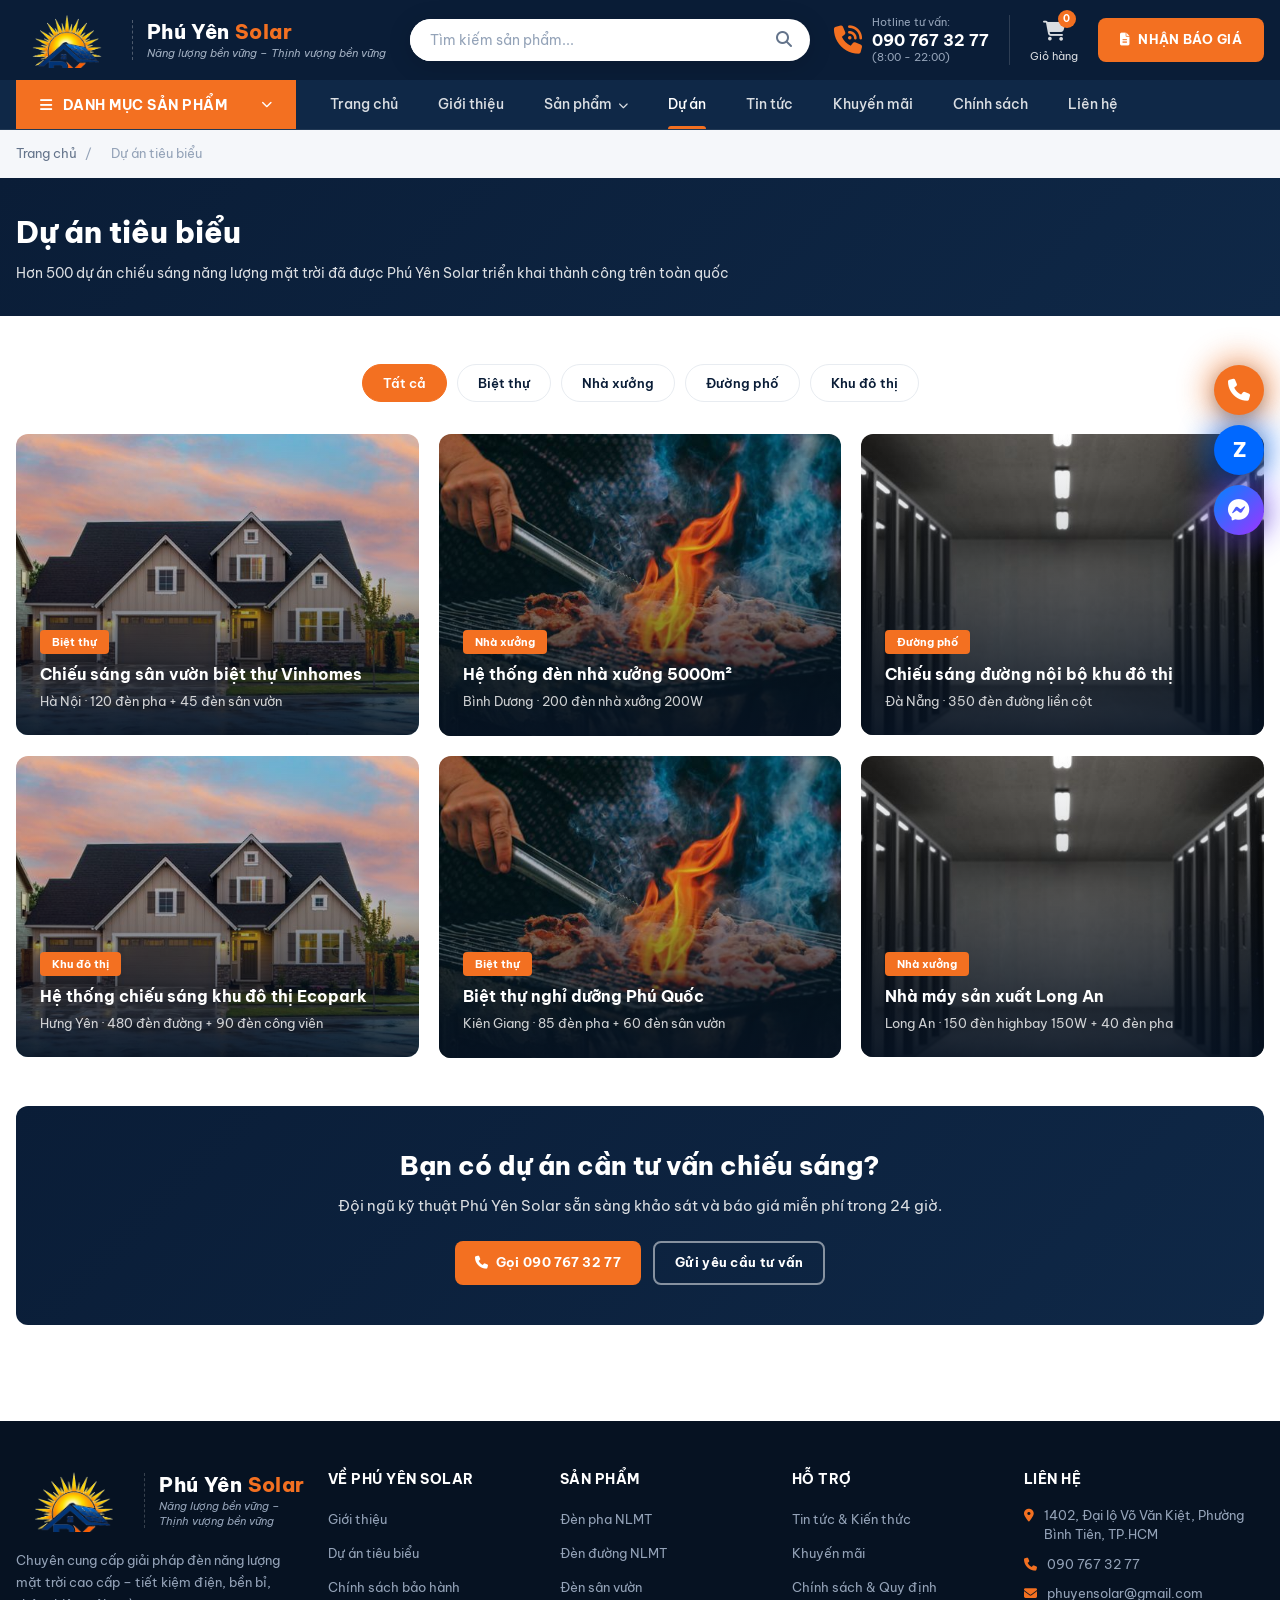
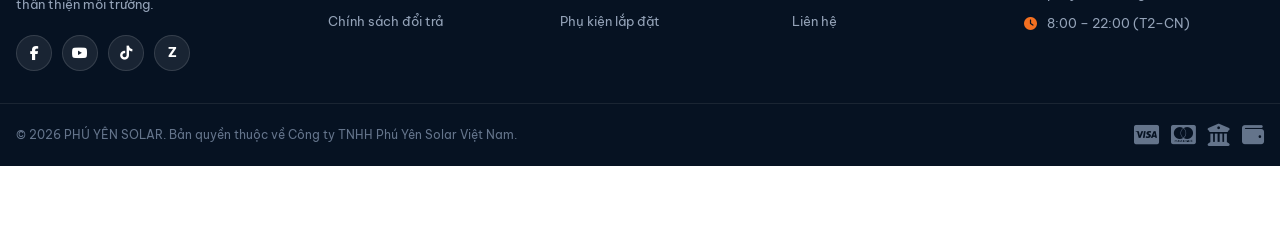
<file: pages/du-an.html>
<!DOCTYPE html>
<html lang="vi">
<head>
  <meta charset="UTF-8">
  <meta name="viewport" content="width=device-width, initial-scale=1.0">
  <meta name="description" content="Dự án đèn năng lượng mặt trời tiêu biểu – biệt thự, nhà xưởng, đường phố | Phú Yên Solar.">
  <meta name="theme-color" content="#0a1d37">
  <title>Dự án tiêu biểu – Phú Yên Solar</title>
  <link rel="icon" href="../images/logo-icon.png" type="image/png">
  <link rel="preconnect" href="https://fonts.googleapis.com">
  <link rel="preconnect" href="https://fonts.gstatic.com" crossorigin>
  <link href="https://fonts.googleapis.com/css2?family=Be+Vietnam+Pro:wght@400;500;600;700;800&family=Playfair+Display:wght@600;700&display=swap" rel="stylesheet">
  <link rel="stylesheet" href="https://cdnjs.cloudflare.com/ajax/libs/font-awesome/6.5.1/css/all.min.css">
  <link rel="stylesheet" href="../css/style.css">
  <link rel="stylesheet" href="../css/catalog.css">
  <link rel="stylesheet" href="../css/inner.css">
</head>
<body class="has-floating-nav" data-page="projects">

  <a href="#main-content" class="skip-link">Chuyển đến nội dung chính</a>

  <header class="header-top">
    <div class="container header-top__inner">
      <a href="../index.html" class="logo">
        <img src="../images/logo-icon.png" alt="" class="logo__img" width="56" height="56">
        <div class="logo__text">
          <span class="logo__name">Phú Yên <span class="logo__accent">Solar</span></span>
          <span class="logo__tagline">Năng lượng bền vững – Thịnh vượng bền vững</span>
        </div>
      </a>
      <form class="search-bar" action="danh-muc.html" role="search">
        <input type="search" name="q" placeholder="Tìm kiếm sản phẩm..." aria-label="Tìm kiếm sản phẩm">
        <button type="submit" aria-label="Tìm kiếm"><i class="fa-solid fa-magnifying-glass"></i></button>
      </form>
      <div class="header-utils">
        <div class="hotline">
          <i class="fa-solid fa-phone-volume"></i>
          <div>
            <span class="hotline__label">Hotline tư vấn:</span>
            <a href="tel:0907673277" class="hotline__number">090 767 32 77</a>
            <span class="hotline__hours">(8:00 - 22:00)</span>
          </div>
        </div>
        <a href="#" class="util-item">
          <span class="util-item__icon"><i class="fa-solid fa-cart-shopping"></i><span class="badge">0</span></span>
          <span>Giỏ hàng</span>
        </a>
        <a href="../index.html#bao-gia" class="btn btn--primary btn--quote">
          <i class="fa-solid fa-file-lines"></i> NHẬN BÁO GIÁ
        </a>
        <a href="tel:0907673277" class="header-call-mobile" aria-label="Gọi hotline 090 767 32 77">
          <i class="fa-solid fa-phone"></i>
        </a>
      </div>
      <button class="mobile-toggle" id="mobileToggle" aria-label="Mở menu" aria-expanded="false"><i class="fa-solid fa-bars"></i></button>
    </div>
  </header>

  <nav class="nav-bar" id="navBar">
    <div class="container nav-bar__inner">
      <div class="category-dropdown" id="categoryDropdown">
        <button class="nav-categories" id="categoryToggle" aria-expanded="false" aria-haspopup="true">
          <i class="fa-solid fa-bars"></i> DANH MỤC SẢN PHẨM
          <i class="fa-solid fa-chevron-down nav-categories__arrow"></i>
        </button>
        <div class="category-flyout" id="categoryFlyout">
          <aside class="category-sidebar" id="categorySidebar">
            <ul class="category-list" id="categoryList"></ul>
          </aside>
          <div class="category-mega-panel" id="categoryMegaPanel" aria-hidden="true"></div>
        </div>
      </div>
      <ul class="nav-menu">
        <li><a href="../index.html" data-nav="home">Trang chủ</a></li>
        <li><a href="gioi-thieu.html" data-nav="about">Giới thiệu</a></li>
        <li class="has-dropdown"><a href="danh-muc.html?cat=den-pha-nlmt" data-nav="products">Sản phẩm <i class="fa-solid fa-chevron-down"></i></a></li>
        <li><a href="du-an.html" data-nav="projects">Dự án</a></li>
        <li><a href="tin-tuc.html" data-nav="news">Tin tức</a></li>
        <li><a href="khuyen-mai.html" data-nav="promo">Khuyến mãi</a></li>
        <li><a href="chinh-sach.html" data-nav="policy">Chính sách</a></li>
        <li><a href="lien-he.html" data-nav="contact">Liên hệ</a></li>
      </ul>
    </div>
  </nav>

  <div class="page-breadcrumb">
    <div class="container">
      <a href="../index.html">Trang chủ</a><span>/</span>
      <span>Dự án tiêu biểu</span>
    </div>
  </div>

  <section class="page-hero">
    <div class="container">
      <h1>Dự án tiêu biểu</h1>
      <p>Hơn 500 dự án chiếu sáng năng lượng mặt trời đã được Phú Yên Solar triển khai thành công trên toàn quốc</p>
    </div>
  </section>

  <main id="main-content" class="inner-page">
    <section class="inner-section">
      <div class="container">
        <div class="project-filters">
          <button class="project-filter is-active" data-filter="all" type="button">Tất cả</button>
          <button class="project-filter" data-filter="biet-thu" type="button">Biệt thự</button>
          <button class="project-filter" data-filter="nha-xuong" type="button">Nhà xưởng</button>
          <button class="project-filter" data-filter="duong-pho" type="button">Đường phố</button>
          <button class="project-filter" data-filter="khu-do-thi" type="button">Khu đô thị</button>
        </div>

        <div class="project-page-grid">
          <a href="#" class="project-page-card" data-category="biet-thu">
            <img src="../images/projects/project-1.jpg" alt="Chiếu sáng sân vườn biệt thự Vinhomes">
            <div class="project-page-card__overlay">
              <span class="project-page-card__tag">Biệt thự</span>
              <h3>Chiếu sáng sân vườn biệt thự Vinhomes</h3>
              <p>Hà Nội · 120 đèn pha + 45 đèn sân vườn</p>
            </div>
          </a>
          <a href="#" class="project-page-card" data-category="nha-xuong">
            <img src="../images/projects/project-2.jpg" alt="Hệ thống đèn nhà xưởng 5000m²">
            <div class="project-page-card__overlay">
              <span class="project-page-card__tag">Nhà xưởng</span>
              <h3>Hệ thống đèn nhà xưởng 5000m²</h3>
              <p>Bình Dương · 200 đèn nhà xưởng 200W</p>
            </div>
          </a>
          <a href="#" class="project-page-card" data-category="duong-pho">
            <img src="../images/projects/project-3.jpg" alt="Chiếu sáng đường nội bộ khu đô thị">
            <div class="project-page-card__overlay">
              <span class="project-page-card__tag">Đường phố</span>
              <h3>Chiếu sáng đường nội bộ khu đô thị</h3>
              <p>Đà Nẵng · 350 đèn đường liền cột</p>
            </div>
          </a>
          <a href="#" class="project-page-card" data-category="khu-do-thi">
            <img src="../images/projects/project-1.jpg" alt="Hệ thống chiếu sáng khu đô thị Ecopark">
            <div class="project-page-card__overlay">
              <span class="project-page-card__tag">Khu đô thị</span>
              <h3>Hệ thống chiếu sáng khu đô thị Ecopark</h3>
              <p>Hưng Yên · 480 đèn đường + 90 đèn công viên</p>
            </div>
          </a>
          <a href="#" class="project-page-card" data-category="biet-thu">
            <img src="../images/projects/project-2.jpg" alt="Biệt thự nghỉ dưỡng Phú Quốc">
            <div class="project-page-card__overlay">
              <span class="project-page-card__tag">Biệt thự</span>
              <h3>Biệt thự nghỉ dưỡng Phú Quốc</h3>
              <p>Kiên Giang · 85 đèn pha + 60 đèn sân vườn</p>
            </div>
          </a>
          <a href="#" class="project-page-card" data-category="nha-xuong">
            <img src="../images/projects/project-3.jpg" alt="Nhà máy sản xuất Long An">
            <div class="project-page-card__overlay">
              <span class="project-page-card__tag">Nhà xưởng</span>
              <h3>Nhà máy sản xuất Long An</h3>
              <p>Long An · 150 đèn highbay 150W + 40 đèn pha</p>
            </div>
          </a>
        </div>

        <div class="inner-cta">
          <h3>Bạn có dự án cần tư vấn chiếu sáng?</h3>
          <p>Đội ngũ kỹ thuật Phú Yên Solar sẵn sàng khảo sát và báo giá miễn phí trong 24 giờ.</p>
          <div class="inner-cta__actions">
            <a href="tel:0907673277" class="btn btn--primary"><i class="fa-solid fa-phone"></i> Gọi 090 767 32 77</a>
            <a href="lien-he.html" class="btn btn--outline">Gửi yêu cầu tư vấn</a>
          </div>
        </div>
      </div>
    </section>
  </main>

  <footer class="site-footer">
    <div class="site-footer__top">
      <div class="container site-footer__grid">
        <div class="footer-col footer-col--brand">
          <a href="../index.html" class="logo logo--footer">
            <img src="../images/logo-icon.png" alt="" class="logo__img logo__img--footer" width="64" height="64">
            <div class="logo__text logo__text--footer">
              <span class="logo__name">Phú Yên <span class="logo__accent">Solar</span></span>
              <span class="logo__tagline">Năng lượng bền vững – Thịnh vượng bền vững</span>
            </div>
          </a>
          <p>Chuyên cung cấp giải pháp đèn năng lượng mặt trời cao cấp – tiết kiệm điện, bền bỉ, thân thiện môi trường.</p>
          <div class="footer-social">
            <a href="#" aria-label="Facebook"><i class="fa-brands fa-facebook-f"></i></a>
            <a href="#" aria-label="YouTube"><i class="fa-brands fa-youtube"></i></a>
            <a href="#" aria-label="TikTok"><i class="fa-brands fa-tiktok"></i></a>
            <a href="#" aria-label="Zalo"><span>Z</span></a>
          </div>
        </div>
        <div class="footer-col">
          <h4>Về Phú Yên Solar</h4>
          <ul>
            <li><a href="gioi-thieu.html">Giới thiệu</a></li>
            <li><a href="du-an.html">Dự án tiêu biểu</a></li>
            <li><a href="chinh-sach.html#warranty">Chính sách bảo hành</a></li>
            <li><a href="chinh-sach.html#return">Chính sách đổi trả</a></li>
          </ul>
        </div>
        <div class="footer-col">
          <h4>Sản phẩm</h4>
          <ul>
            <li><a href="danh-muc.html?cat=den-pha-nlmt">Đèn pha NLMT</a></li>
            <li><a href="danh-muc.html?cat=den-duong-nlmt">Đèn đường NLMT</a></li>
            <li><a href="danh-muc.html?cat=den-san-vuon-nlmt">Đèn sân vườn</a></li>
            <li><a href="danh-muc.html?cat=phu-kien-lap-dat">Phụ kiện lắp đặt</a></li>
          </ul>
        </div>
        <div class="footer-col">
          <h4>Hỗ trợ</h4>
          <ul>
            <li><a href="tin-tuc.html">Tin tức &amp; Kiến thức</a></li>
            <li><a href="khuyen-mai.html">Khuyến mãi</a></li>
            <li><a href="chinh-sach.html">Chính sách &amp; Quy định</a></li>
            <li><a href="lien-he.html">Liên hệ</a></li>
          </ul>
        </div>
        <div class="footer-col footer-col--contact">
          <h4>Liên hệ</h4>
          <ul class="footer-contact">
            <li><i class="fa-solid fa-location-dot"></i> 1402, Đại lộ Võ Văn Kiệt, Phường Bình Tiên, TP.HCM</li>
            <li><i class="fa-solid fa-phone"></i> <a href="tel:0907673277">090 767 32 77</a></li>
            <li><i class="fa-solid fa-envelope"></i> <a href="mailto:phuyensolar@gmail.com">phuyensolar@gmail.com</a></li>
            <li><i class="fa-solid fa-clock"></i> 8:00 – 22:00 (T2–CN)</li>
          </ul>
        </div>
      </div>
    </div>
    <div class="site-footer__bottom">
      <div class="container site-footer__bottom-inner">
        <p>&copy; 2026 PHÚ YÊN SOLAR. Bản quyền thuộc về Công ty TNHH Phú Yên Solar Việt Nam.</p>
        <div class="footer-payments">
          <i class="fa-brands fa-cc-visa"></i>
          <i class="fa-brands fa-cc-mastercard"></i>
          <i class="fa-solid fa-building-columns"></i>
          <i class="fa-solid fa-wallet"></i>
        </div>
      </div>
    </div>
  </footer>

  <div class="floating-contact">
    <a href="tel:0907673277" class="floating-btn floating-btn--phone" aria-label="Gọi hotline 090 767 32 77"><i class="fa-solid fa-phone"></i></a>
    <a href="#" class="floating-btn floating-btn--zalo" aria-label="Chat Zalo"><span>Z</span></a>
    <a href="#" class="floating-btn floating-btn--messenger" aria-label="Chat Messenger"><i class="fa-brands fa-facebook-messenger"></i></a>
  </div>

  <script src="../js/products-data.js" defer></script>
  <script src="../js/catalog.js" defer></script>
  <script src="../js/main.js" defer></script>
  <script src="../js/inner-pages.js" defer></script>
</body>
</html>
</file>
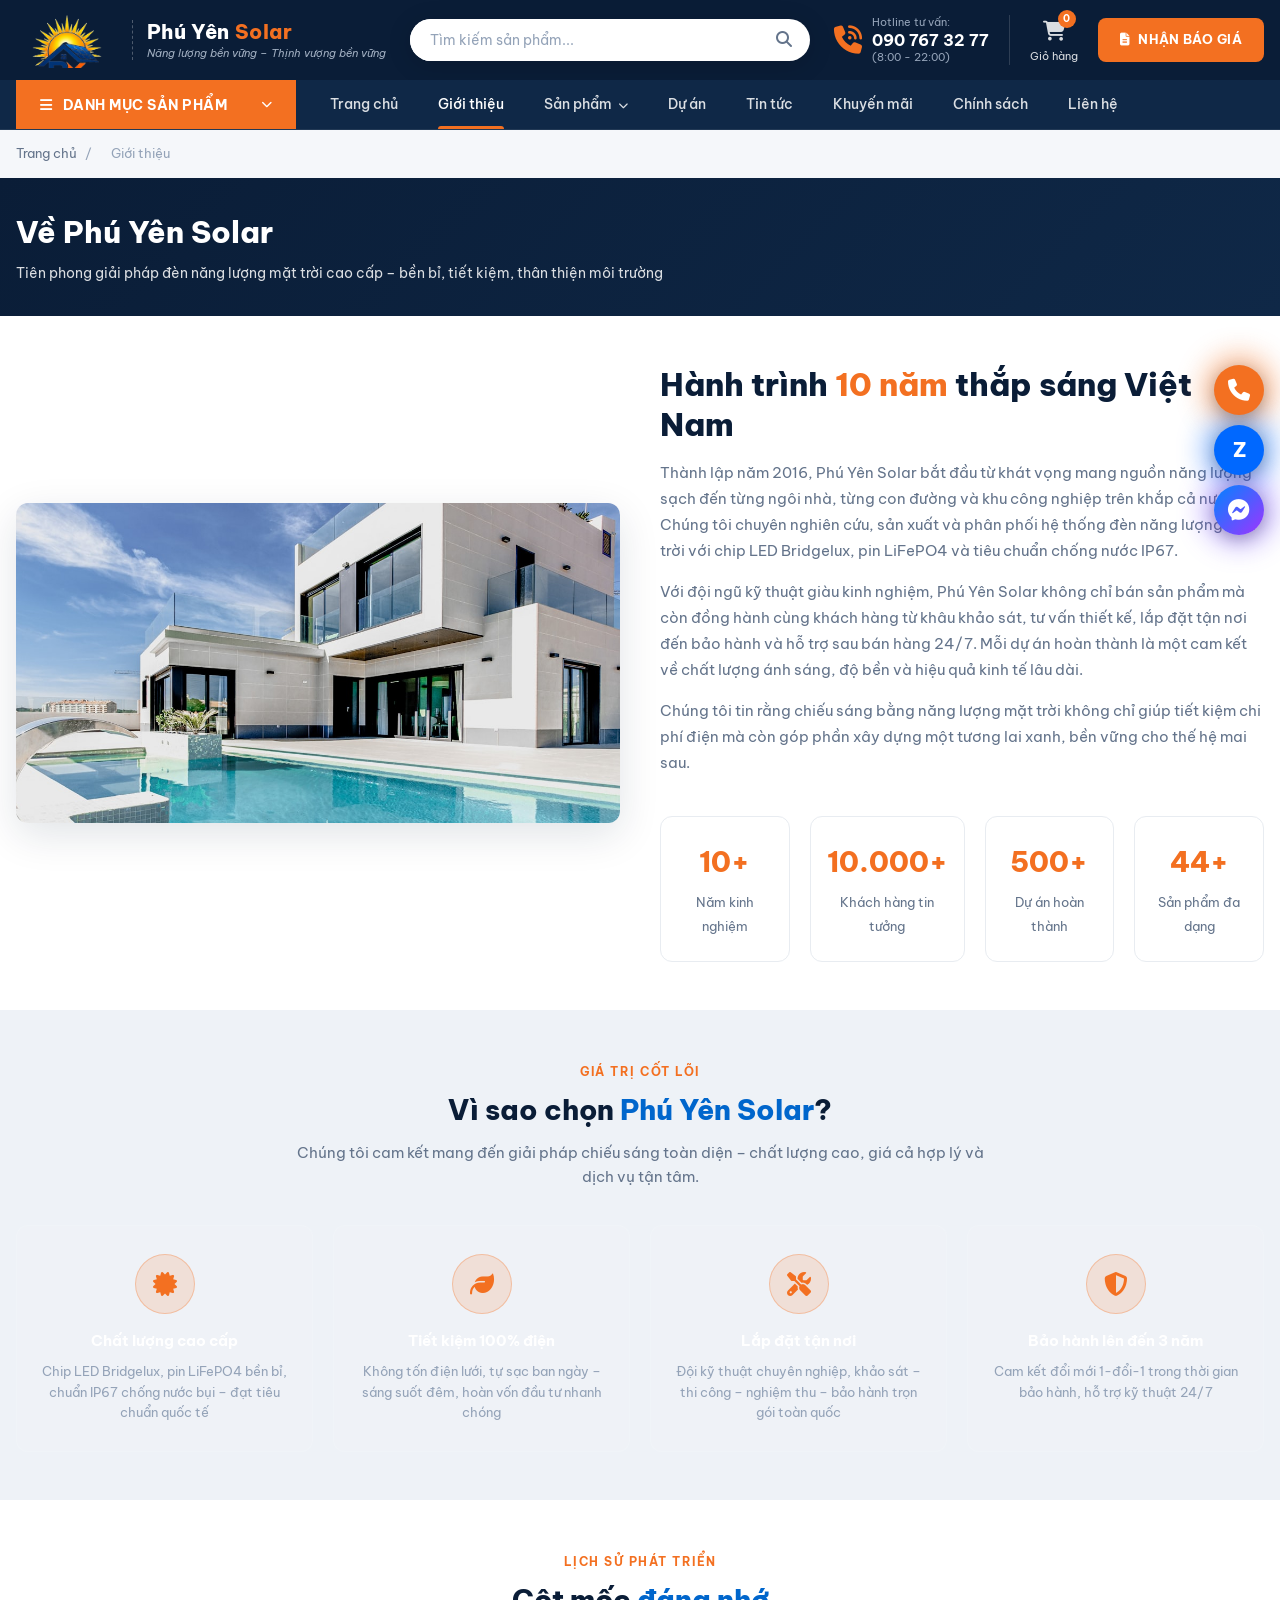
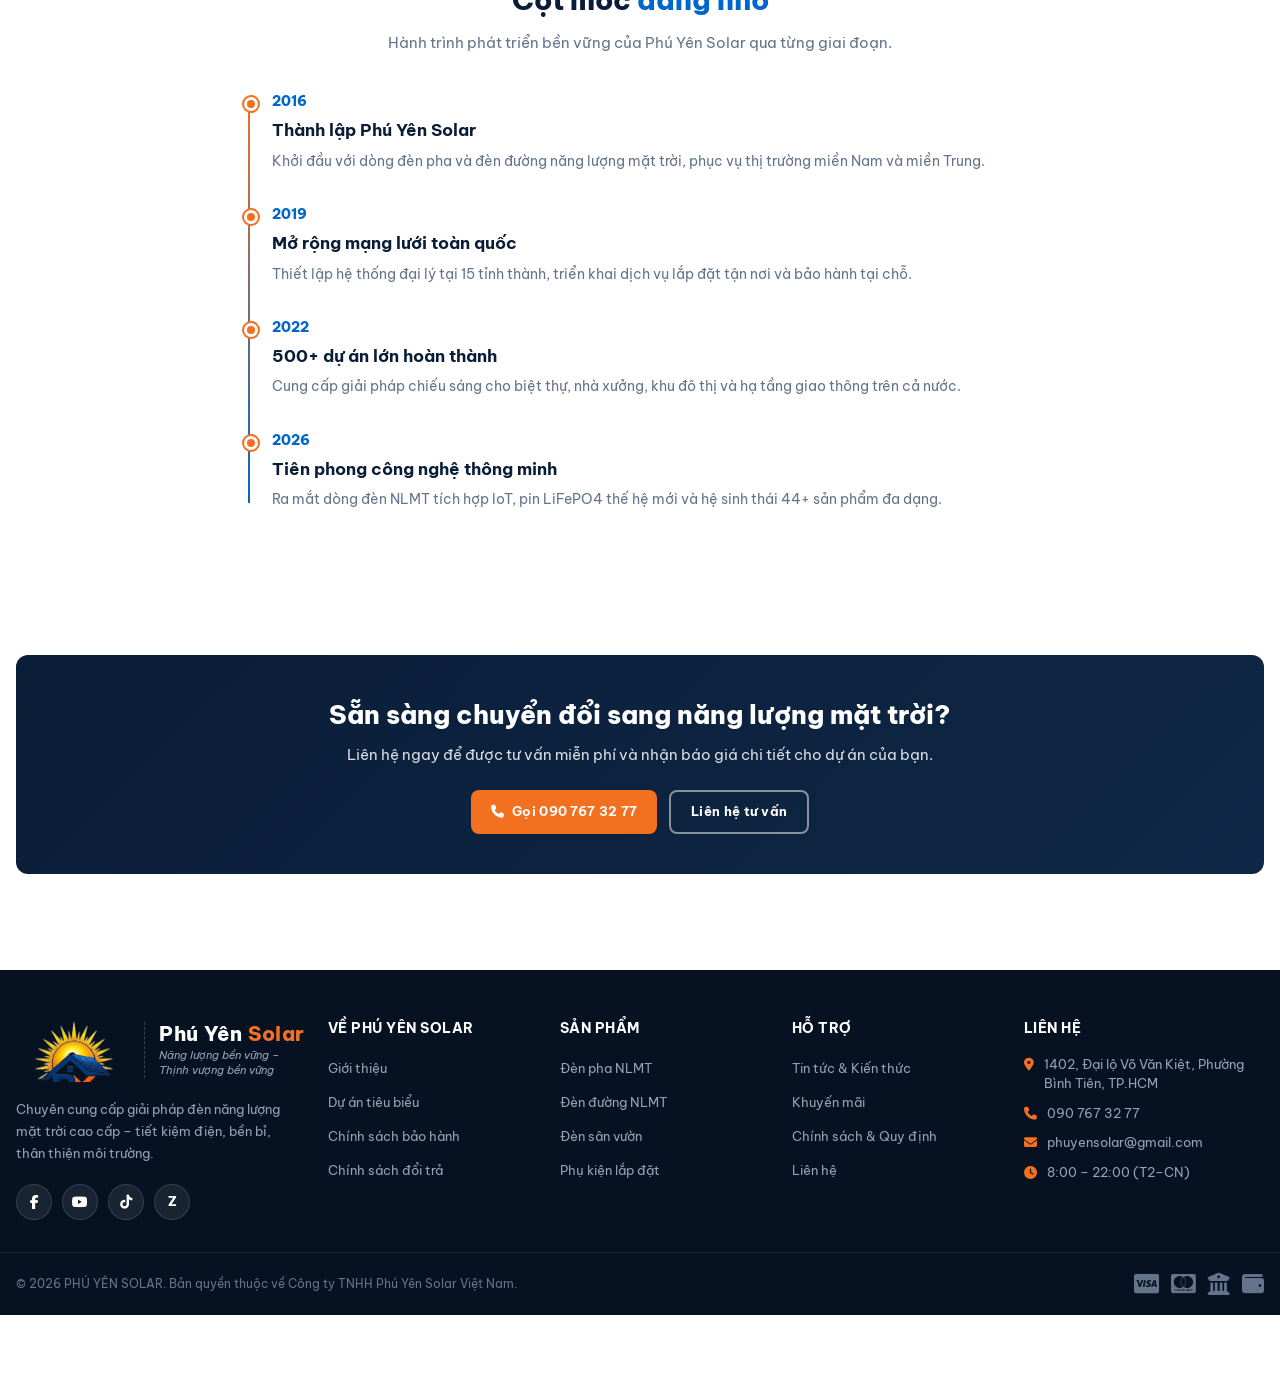
<file: pages/gioi-thieu.html>
<!DOCTYPE html>
<html lang="vi">
<head>
  <meta charset="UTF-8">
  <meta name="viewport" content="width=device-width, initial-scale=1.0">
  <meta name="description" content="Giới thiệu Phú Yên Solar – Đối tác tin cậy về đèn năng lượng mặt trời, lắp đặt tận nơi toàn quốc.">
  <meta name="theme-color" content="#0a1d37">
  <title>Giới thiệu – Phú Yên Solar</title>
  <link rel="icon" href="../images/logo-icon.png" type="image/png">
  <link rel="preconnect" href="https://fonts.googleapis.com">
  <link rel="preconnect" href="https://fonts.gstatic.com" crossorigin>
  <link href="https://fonts.googleapis.com/css2?family=Be+Vietnam+Pro:wght@400;500;600;700;800&family=Playfair+Display:wght@600;700&display=swap" rel="stylesheet">
  <link rel="stylesheet" href="https://cdnjs.cloudflare.com/ajax/libs/font-awesome/6.5.1/css/all.min.css">
  <link rel="stylesheet" href="../css/style.css">
  <link rel="stylesheet" href="../css/catalog.css">
  <link rel="stylesheet" href="../css/inner.css">
</head>
<body class="has-floating-nav" data-page="about">

  <a href="#main-content" class="skip-link">Chuyển đến nội dung chính</a>

  <header class="header-top">
    <div class="container header-top__inner">
      <a href="../index.html" class="logo">
        <img src="../images/logo-icon.png" alt="" class="logo__img" width="56" height="56">
        <div class="logo__text">
          <span class="logo__name">Phú Yên <span class="logo__accent">Solar</span></span>
          <span class="logo__tagline">Năng lượng bền vững – Thịnh vượng bền vững</span>
        </div>
      </a>
      <form class="search-bar" action="danh-muc.html" role="search">
        <input type="search" name="q" placeholder="Tìm kiếm sản phẩm..." aria-label="Tìm kiếm sản phẩm">
        <button type="submit" aria-label="Tìm kiếm"><i class="fa-solid fa-magnifying-glass"></i></button>
      </form>
      <div class="header-utils">
        <div class="hotline">
          <i class="fa-solid fa-phone-volume"></i>
          <div>
            <span class="hotline__label">Hotline tư vấn:</span>
            <a href="tel:0907673277" class="hotline__number">090 767 32 77</a>
            <span class="hotline__hours">(8:00 - 22:00)</span>
          </div>
        </div>
        <a href="#" class="util-item">
          <span class="util-item__icon"><i class="fa-solid fa-cart-shopping"></i><span class="badge">0</span></span>
          <span>Giỏ hàng</span>
        </a>
        <a href="../index.html#bao-gia" class="btn btn--primary btn--quote">
          <i class="fa-solid fa-file-lines"></i> NHẬN BÁO GIÁ
        </a>
        <a href="tel:0907673277" class="header-call-mobile" aria-label="Gọi hotline 090 767 32 77">
          <i class="fa-solid fa-phone"></i>
        </a>
      </div>
      <button class="mobile-toggle" id="mobileToggle" aria-label="Mở menu" aria-expanded="false"><i class="fa-solid fa-bars"></i></button>
    </div>
  </header>

  <nav class="nav-bar" id="navBar">
    <div class="container nav-bar__inner">
      <div class="category-dropdown" id="categoryDropdown">
        <button class="nav-categories" id="categoryToggle" aria-expanded="false" aria-haspopup="true">
          <i class="fa-solid fa-bars"></i> DANH MỤC SẢN PHẨM
          <i class="fa-solid fa-chevron-down nav-categories__arrow"></i>
        </button>
        <div class="category-flyout" id="categoryFlyout">
          <aside class="category-sidebar" id="categorySidebar">
            <ul class="category-list" id="categoryList"></ul>
          </aside>
          <div class="category-mega-panel" id="categoryMegaPanel" aria-hidden="true"></div>
        </div>
      </div>
      <ul class="nav-menu">
        <li><a href="../index.html" data-nav="home">Trang chủ</a></li>
        <li><a href="gioi-thieu.html" data-nav="about">Giới thiệu</a></li>
        <li class="has-dropdown"><a href="danh-muc.html?cat=den-pha-nlmt" data-nav="products">Sản phẩm <i class="fa-solid fa-chevron-down"></i></a></li>
        <li><a href="du-an.html" data-nav="projects">Dự án</a></li>
        <li><a href="tin-tuc.html" data-nav="news">Tin tức</a></li>
        <li><a href="khuyen-mai.html" data-nav="promo">Khuyến mãi</a></li>
        <li><a href="chinh-sach.html" data-nav="policy">Chính sách</a></li>
        <li><a href="lien-he.html" data-nav="contact">Liên hệ</a></li>
      </ul>
    </div>
  </nav>

  <div class="page-breadcrumb">
    <div class="container">
      <a href="../index.html">Trang chủ</a><span>/</span>
      <span>Giới thiệu</span>
    </div>
  </div>

  <section class="page-hero">
    <div class="container">
      <h1>Về Phú Yên Solar</h1>
      <p>Tiên phong giải pháp đèn năng lượng mặt trời cao cấp – bền bỉ, tiết kiệm, thân thiện môi trường</p>
    </div>
  </section>

  <main id="main-content" class="inner-page">
    <section class="inner-section">
      <div class="container">
        <div class="about-intro">
          <div class="about-intro__image">
            <img src="../images/hero-banner.jpg" alt="Phú Yên Solar – Đèn năng lượng mặt trời">
          </div>
          <div class="about-intro__content">
            <h2>Hành trình <span>10 năm</span> thắp sáng Việt Nam</h2>
            <p>Thành lập năm 2016, Phú Yên Solar bắt đầu từ khát vọng mang nguồn năng lượng sạch đến từng ngôi nhà, từng con đường và khu công nghiệp trên khắp cả nước. Chúng tôi chuyên nghiên cứu, sản xuất và phân phối hệ thống đèn năng lượng mặt trời với chip LED Bridgelux, pin LiFePO4 và tiêu chuẩn chống nước IP67.</p>
            <p>Với đội ngũ kỹ thuật giàu kinh nghiệm, Phú Yên Solar không chỉ bán sản phẩm mà còn đồng hành cùng khách hàng từ khâu khảo sát, tư vấn thiết kế, lắp đặt tận nơi đến bảo hành và hỗ trợ sau bán hàng 24/7. Mỗi dự án hoàn thành là một cam kết về chất lượng ánh sáng, độ bền và hiệu quả kinh tế lâu dài.</p>
            <p>Chúng tôi tin rằng chiếu sáng bằng năng lượng mặt trời không chỉ giúp tiết kiệm chi phí điện mà còn góp phần xây dựng một tương lai xanh, bền vững cho thế hệ mai sau.</p>
            <div class="about-stats">
              <div class="about-stat">
                <strong>10+</strong>
                <span>Năm kinh nghiệm</span>
              </div>
              <div class="about-stat">
                <strong>10.000+</strong>
                <span>Khách hàng tin tưởng</span>
              </div>
              <div class="about-stat">
                <strong>500+</strong>
                <span>Dự án hoàn thành</span>
              </div>
              <div class="about-stat">
                <strong>44+</strong>
                <span>Sản phẩm đa dạng</span>
              </div>
            </div>
          </div>
        </div>
      </div>
    </section>

    <section class="inner-section inner-section--alt">
      <div class="container">
        <div class="inner-section__header">
          <span class="inner-section__label">Giá trị cốt lõi</span>
          <h2>Vì sao chọn <span>Phú Yên Solar</span>?</h2>
          <p>Chúng tôi cam kết mang đến giải pháp chiếu sáng toàn diện – chất lượng cao, giá cả hợp lý và dịch vụ tận tâm.</p>
        </div>
        <div class="why-grid">
          <div class="why-card">
            <div class="why-card__icon"><i class="fa-solid fa-certificate"></i></div>
            <h3>Chất lượng cao cấp</h3>
            <p>Chip LED Bridgelux, pin LiFePO4 bền bỉ, chuẩn IP67 chống nước bụi – đạt tiêu chuẩn quốc tế</p>
          </div>
          <div class="why-card">
            <div class="why-card__icon"><i class="fa-solid fa-leaf"></i></div>
            <h3>Tiết kiệm 100% điện</h3>
            <p>Không tốn điện lưới, tự sạc ban ngày – sáng suốt đêm, hoàn vốn đầu tư nhanh chóng</p>
          </div>
          <div class="why-card">
            <div class="why-card__icon"><i class="fa-solid fa-screwdriver-wrench"></i></div>
            <h3>Lắp đặt tận nơi</h3>
            <p>Đội kỹ thuật chuyên nghiệp, khảo sát – thi công – nghiệm thu – bảo hành trọn gói toàn quốc</p>
          </div>
          <div class="why-card">
            <div class="why-card__icon"><i class="fa-solid fa-shield-halved"></i></div>
            <h3>Bảo hành lên đến 3 năm</h3>
            <p>Cam kết đổi mới 1-đổi-1 trong thời gian bảo hành, hỗ trợ kỹ thuật 24/7</p>
          </div>
        </div>
      </div>
    </section>

    <section class="inner-section">
      <div class="container">
        <div class="inner-section__header">
          <span class="inner-section__label">Lịch sử phát triển</span>
          <h2>Cột mốc <span>đáng nhớ</span></h2>
          <p>Hành trình phát triển bền vững của Phú Yên Solar qua từng giai đoạn.</p>
        </div>
        <div class="timeline">
          <div class="timeline__item">
            <div class="timeline__year">2016</div>
            <h3>Thành lập Phú Yên Solar</h3>
            <p>Khởi đầu với dòng đèn pha và đèn đường năng lượng mặt trời, phục vụ thị trường miền Nam và miền Trung.</p>
          </div>
          <div class="timeline__item">
            <div class="timeline__year">2019</div>
            <h3>Mở rộng mạng lưới toàn quốc</h3>
            <p>Thiết lập hệ thống đại lý tại 15 tỉnh thành, triển khai dịch vụ lắp đặt tận nơi và bảo hành tại chỗ.</p>
          </div>
          <div class="timeline__item">
            <div class="timeline__year">2022</div>
            <h3>500+ dự án lớn hoàn thành</h3>
            <p>Cung cấp giải pháp chiếu sáng cho biệt thự, nhà xưởng, khu đô thị và hạ tầng giao thông trên cả nước.</p>
          </div>
          <div class="timeline__item">
            <div class="timeline__year">2026</div>
            <h3>Tiên phong công nghệ thông minh</h3>
            <p>Ra mắt dòng đèn NLMT tích hợp IoT, pin LiFePO4 thế hệ mới và hệ sinh thái 44+ sản phẩm đa dạng.</p>
          </div>
        </div>
      </div>
    </section>

    <section class="inner-section">
      <div class="container">
        <div class="inner-cta">
          <h3>Sẵn sàng chuyển đổi sang năng lượng mặt trời?</h3>
          <p>Liên hệ ngay để được tư vấn miễn phí và nhận báo giá chi tiết cho dự án của bạn.</p>
          <div class="inner-cta__actions">
            <a href="tel:0907673277" class="btn btn--primary"><i class="fa-solid fa-phone"></i> Gọi 090 767 32 77</a>
            <a href="lien-he.html" class="btn btn--outline">Liên hệ tư vấn</a>
          </div>
        </div>
      </div>
    </section>
  </main>

  <footer class="site-footer">
    <div class="site-footer__top">
      <div class="container site-footer__grid">
        <div class="footer-col footer-col--brand">
          <a href="../index.html" class="logo logo--footer">
            <img src="../images/logo-icon.png" alt="" class="logo__img logo__img--footer" width="64" height="64">
            <div class="logo__text logo__text--footer">
              <span class="logo__name">Phú Yên <span class="logo__accent">Solar</span></span>
              <span class="logo__tagline">Năng lượng bền vững – Thịnh vượng bền vững</span>
            </div>
          </a>
          <p>Chuyên cung cấp giải pháp đèn năng lượng mặt trời cao cấp – tiết kiệm điện, bền bỉ, thân thiện môi trường.</p>
          <div class="footer-social">
            <a href="#" aria-label="Facebook"><i class="fa-brands fa-facebook-f"></i></a>
            <a href="#" aria-label="YouTube"><i class="fa-brands fa-youtube"></i></a>
            <a href="#" aria-label="TikTok"><i class="fa-brands fa-tiktok"></i></a>
            <a href="#" aria-label="Zalo"><span>Z</span></a>
          </div>
        </div>
        <div class="footer-col">
          <h4>Về Phú Yên Solar</h4>
          <ul>
            <li><a href="gioi-thieu.html">Giới thiệu</a></li>
            <li><a href="du-an.html">Dự án tiêu biểu</a></li>
            <li><a href="chinh-sach.html#warranty">Chính sách bảo hành</a></li>
            <li><a href="chinh-sach.html#return">Chính sách đổi trả</a></li>
          </ul>
        </div>
        <div class="footer-col">
          <h4>Sản phẩm</h4>
          <ul>
            <li><a href="danh-muc.html?cat=den-pha-nlmt">Đèn pha NLMT</a></li>
            <li><a href="danh-muc.html?cat=den-duong-nlmt">Đèn đường NLMT</a></li>
            <li><a href="danh-muc.html?cat=den-san-vuon-nlmt">Đèn sân vườn</a></li>
            <li><a href="danh-muc.html?cat=phu-kien-lap-dat">Phụ kiện lắp đặt</a></li>
          </ul>
        </div>
        <div class="footer-col">
          <h4>Hỗ trợ</h4>
          <ul>
            <li><a href="tin-tuc.html">Tin tức &amp; Kiến thức</a></li>
            <li><a href="khuyen-mai.html">Khuyến mãi</a></li>
            <li><a href="chinh-sach.html">Chính sách &amp; Quy định</a></li>
            <li><a href="lien-he.html">Liên hệ</a></li>
          </ul>
        </div>
        <div class="footer-col footer-col--contact">
          <h4>Liên hệ</h4>
          <ul class="footer-contact">
            <li><i class="fa-solid fa-location-dot"></i> 1402, Đại lộ Võ Văn Kiệt, Phường Bình Tiên, TP.HCM</li>
            <li><i class="fa-solid fa-phone"></i> <a href="tel:0907673277">090 767 32 77</a></li>
            <li><i class="fa-solid fa-envelope"></i> <a href="mailto:phuyensolar@gmail.com">phuyensolar@gmail.com</a></li>
            <li><i class="fa-solid fa-clock"></i> 8:00 – 22:00 (T2–CN)</li>
          </ul>
        </div>
      </div>
    </div>
    <div class="site-footer__bottom">
      <div class="container site-footer__bottom-inner">
        <p>&copy; 2026 PHÚ YÊN SOLAR. Bản quyền thuộc về Công ty TNHH Phú Yên Solar Việt Nam.</p>
        <div class="footer-payments">
          <i class="fa-brands fa-cc-visa"></i>
          <i class="fa-brands fa-cc-mastercard"></i>
          <i class="fa-solid fa-building-columns"></i>
          <i class="fa-solid fa-wallet"></i>
        </div>
      </div>
    </div>
  </footer>

  <div class="floating-contact">
    <a href="tel:0907673277" class="floating-btn floating-btn--phone" aria-label="Gọi hotline 090 767 32 77"><i class="fa-solid fa-phone"></i></a>
    <a href="#" class="floating-btn floating-btn--zalo" aria-label="Chat Zalo"><span>Z</span></a>
    <a href="#" class="floating-btn floating-btn--messenger" aria-label="Chat Messenger"><i class="fa-brands fa-facebook-messenger"></i></a>
  </div>

  <script src="../js/products-data.js" defer></script>
  <script src="../js/catalog.js" defer></script>
  <script src="../js/main.js" defer></script>
  <script src="../js/inner-pages.js" defer></script>
</body>
</html>
</file>
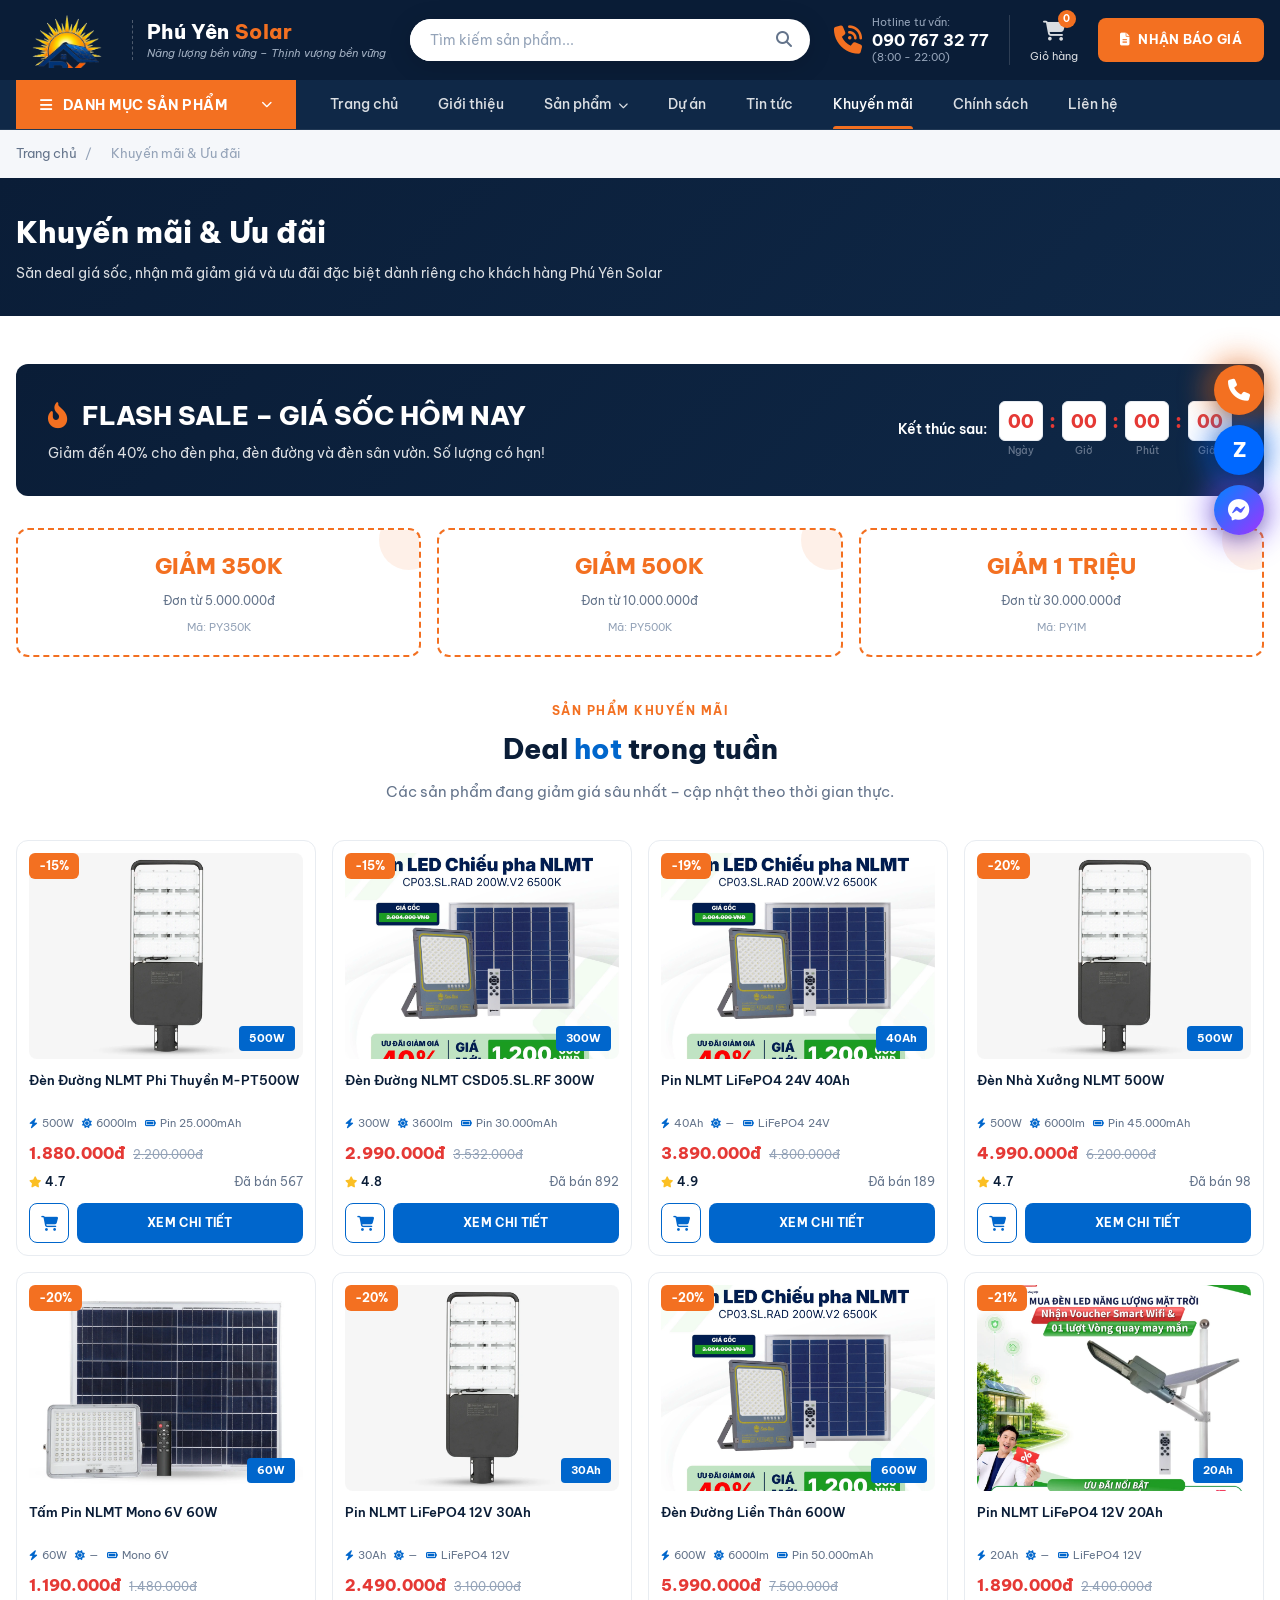
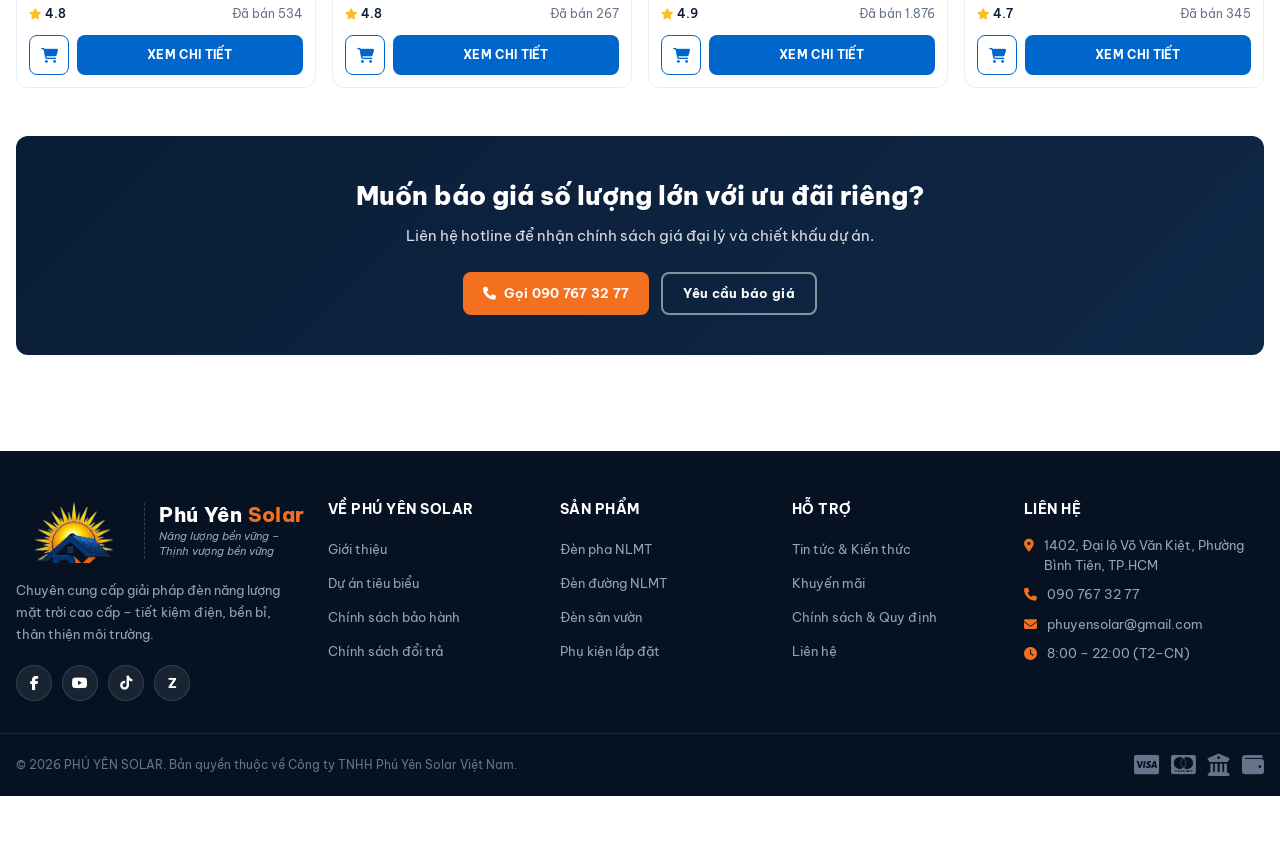
<file: pages/khuyen-mai.html>
<!DOCTYPE html>
<html lang="vi">
<head>
  <meta charset="UTF-8">
  <meta name="viewport" content="width=device-width, initial-scale=1.0">
  <meta name="description" content="Khuyến mãi đèn NLMT – ưu đãi hấp dẫn, flash sale | Phú Yên Solar.">
  <meta name="theme-color" content="#0a1d37">
  <title>Khuyến mãi & Ưu đãi – Phú Yên Solar</title>
  <link rel="icon" href="../images/logo-icon.png" type="image/png">
  <link rel="preconnect" href="https://fonts.googleapis.com">
  <link rel="preconnect" href="https://fonts.gstatic.com" crossorigin>
  <link href="https://fonts.googleapis.com/css2?family=Be+Vietnam+Pro:wght@400;500;600;700;800&family=Playfair+Display:wght@600;700&display=swap" rel="stylesheet">
  <link rel="stylesheet" href="https://cdnjs.cloudflare.com/ajax/libs/font-awesome/6.5.1/css/all.min.css">
  <link rel="stylesheet" href="../css/style.css">
  <link rel="stylesheet" href="../css/catalog.css">
  <link rel="stylesheet" href="../css/inner.css">
</head>
<body class="has-floating-nav" data-page="promo">

  <a href="#main-content" class="skip-link">Chuyển đến nội dung chính</a>

  <header class="header-top">
    <div class="container header-top__inner">
      <a href="../index.html" class="logo">
        <img src="../images/logo-icon.png" alt="" class="logo__img" width="56" height="56">
        <div class="logo__text">
          <span class="logo__name">Phú Yên <span class="logo__accent">Solar</span></span>
          <span class="logo__tagline">Năng lượng bền vững – Thịnh vượng bền vững</span>
        </div>
      </a>
      <form class="search-bar" action="danh-muc.html" role="search">
        <input type="search" name="q" placeholder="Tìm kiếm sản phẩm..." aria-label="Tìm kiếm sản phẩm">
        <button type="submit" aria-label="Tìm kiếm"><i class="fa-solid fa-magnifying-glass"></i></button>
      </form>
      <div class="header-utils">
        <div class="hotline">
          <i class="fa-solid fa-phone-volume"></i>
          <div>
            <span class="hotline__label">Hotline tư vấn:</span>
            <a href="tel:0907673277" class="hotline__number">090 767 32 77</a>
            <span class="hotline__hours">(8:00 - 22:00)</span>
          </div>
        </div>
        <a href="#" class="util-item">
          <span class="util-item__icon"><i class="fa-solid fa-cart-shopping"></i><span class="badge">0</span></span>
          <span>Giỏ hàng</span>
        </a>
        <a href="../index.html#bao-gia" class="btn btn--primary btn--quote">
          <i class="fa-solid fa-file-lines"></i> NHẬN BÁO GIÁ
        </a>
        <a href="tel:0907673277" class="header-call-mobile" aria-label="Gọi hotline 090 767 32 77">
          <i class="fa-solid fa-phone"></i>
        </a>
      </div>
      <button class="mobile-toggle" id="mobileToggle" aria-label="Mở menu" aria-expanded="false"><i class="fa-solid fa-bars"></i></button>
    </div>
  </header>

  <nav class="nav-bar" id="navBar">
    <div class="container nav-bar__inner">
      <div class="category-dropdown" id="categoryDropdown">
        <button class="nav-categories" id="categoryToggle" aria-expanded="false" aria-haspopup="true">
          <i class="fa-solid fa-bars"></i> DANH MỤC SẢN PHẨM
          <i class="fa-solid fa-chevron-down nav-categories__arrow"></i>
        </button>
        <div class="category-flyout" id="categoryFlyout">
          <aside class="category-sidebar" id="categorySidebar">
            <ul class="category-list" id="categoryList"></ul>
          </aside>
          <div class="category-mega-panel" id="categoryMegaPanel" aria-hidden="true"></div>
        </div>
      </div>
      <ul class="nav-menu">
        <li><a href="../index.html" data-nav="home">Trang chủ</a></li>
        <li><a href="gioi-thieu.html" data-nav="about">Giới thiệu</a></li>
        <li class="has-dropdown"><a href="danh-muc.html?cat=den-pha-nlmt" data-nav="products">Sản phẩm <i class="fa-solid fa-chevron-down"></i></a></li>
        <li><a href="du-an.html" data-nav="projects">Dự án</a></li>
        <li><a href="tin-tuc.html" data-nav="news">Tin tức</a></li>
        <li><a href="khuyen-mai.html" data-nav="promo">Khuyến mãi</a></li>
        <li><a href="chinh-sach.html" data-nav="policy">Chính sách</a></li>
        <li><a href="lien-he.html" data-nav="contact">Liên hệ</a></li>
      </ul>
    </div>
  </nav>

  <div class="page-breadcrumb">
    <div class="container">
      <a href="../index.html">Trang chủ</a><span>/</span>
      <span>Khuyến mãi &amp; Ưu đãi</span>
    </div>
  </div>

  <section class="page-hero">
    <div class="container">
      <h1>Khuyến mãi &amp; Ưu đãi</h1>
      <p>Săn deal giá sốc, nhận mã giảm giá và ưu đãi đặc biệt dành riêng cho khách hàng Phú Yên Solar</p>
    </div>
  </section>

  <main id="main-content" class="inner-page">
    <section class="inner-section">
      <div class="container">
        <div class="promo-banner">
          <div>
            <h2><i class="fa-solid fa-fire-flame-curved"></i> FLASH SALE – GIÁ SỐC HÔM NAY</h2>
            <p>Giảm đến 40% cho đèn pha, đèn đường và đèn sân vườn. Số lượng có hạn!</p>
          </div>
          <div class="countdown" id="promoCountdown">
            <span class="countdown__label">Kết thúc sau:</span>
            <div class="countdown__timer">
              <div class="countdown__item"><span class="countdown__num" data-unit="days">00</span><span class="countdown__unit">Ngày</span></div>
              <span class="countdown__sep">:</span>
              <div class="countdown__item"><span class="countdown__num" data-unit="hours">00</span><span class="countdown__unit">Giờ</span></div>
              <span class="countdown__sep">:</span>
              <div class="countdown__item"><span class="countdown__num" data-unit="minutes">00</span><span class="countdown__unit">Phút</span></div>
              <span class="countdown__sep">:</span>
              <div class="countdown__item"><span class="countdown__num" data-unit="seconds">00</span><span class="countdown__unit">Giây</span></div>
            </div>
          </div>
        </div>

        <div class="promo-coupons">
          <div class="promo-coupon">
            <strong>GIẢM 350K</strong>
            <span>Đơn từ 5.000.000đ</span>
            <em>Mã: PY350K</em>
          </div>
          <div class="promo-coupon">
            <strong>GIẢM 500K</strong>
            <span>Đơn từ 10.000.000đ</span>
            <em>Mã: PY500K</em>
          </div>
          <div class="promo-coupon">
            <strong>GIẢM 1 TRIỆU</strong>
            <span>Đơn từ 30.000.000đ</span>
            <em>Mã: PY1M</em>
          </div>
        </div>

        <div class="inner-section__header">
          <span class="inner-section__label">Sản phẩm khuyến mãi</span>
          <h2>Deal <span>hot</span> trong tuần</h2>
          <p>Các sản phẩm đang giảm giá sâu nhất – cập nhật theo thời gian thực.</p>
        </div>

        <div class="product-grid" id="promoGrid"></div>

        <div class="inner-cta">
          <h3>Muốn báo giá số lượng lớn với ưu đãi riêng?</h3>
          <p>Liên hệ hotline để nhận chính sách giá đại lý và chiết khấu dự án.</p>
          <div class="inner-cta__actions">
            <a href="tel:0907673277" class="btn btn--primary"><i class="fa-solid fa-phone"></i> Gọi 090 767 32 77</a>
            <a href="lien-he.html" class="btn btn--outline">Yêu cầu báo giá</a>
          </div>
        </div>
      </div>
    </section>
  </main>

  <footer class="site-footer">
    <div class="site-footer__top">
      <div class="container site-footer__grid">
        <div class="footer-col footer-col--brand">
          <a href="../index.html" class="logo logo--footer">
            <img src="../images/logo-icon.png" alt="" class="logo__img logo__img--footer" width="64" height="64">
            <div class="logo__text logo__text--footer">
              <span class="logo__name">Phú Yên <span class="logo__accent">Solar</span></span>
              <span class="logo__tagline">Năng lượng bền vững – Thịnh vượng bền vững</span>
            </div>
          </a>
          <p>Chuyên cung cấp giải pháp đèn năng lượng mặt trời cao cấp – tiết kiệm điện, bền bỉ, thân thiện môi trường.</p>
          <div class="footer-social">
            <a href="#" aria-label="Facebook"><i class="fa-brands fa-facebook-f"></i></a>
            <a href="#" aria-label="YouTube"><i class="fa-brands fa-youtube"></i></a>
            <a href="#" aria-label="TikTok"><i class="fa-brands fa-tiktok"></i></a>
            <a href="#" aria-label="Zalo"><span>Z</span></a>
          </div>
        </div>
        <div class="footer-col">
          <h4>Về Phú Yên Solar</h4>
          <ul>
            <li><a href="gioi-thieu.html">Giới thiệu</a></li>
            <li><a href="du-an.html">Dự án tiêu biểu</a></li>
            <li><a href="chinh-sach.html#warranty">Chính sách bảo hành</a></li>
            <li><a href="chinh-sach.html#return">Chính sách đổi trả</a></li>
          </ul>
        </div>
        <div class="footer-col">
          <h4>Sản phẩm</h4>
          <ul>
            <li><a href="danh-muc.html?cat=den-pha-nlmt">Đèn pha NLMT</a></li>
            <li><a href="danh-muc.html?cat=den-duong-nlmt">Đèn đường NLMT</a></li>
            <li><a href="danh-muc.html?cat=den-san-vuon-nlmt">Đèn sân vườn</a></li>
            <li><a href="danh-muc.html?cat=phu-kien-lap-dat">Phụ kiện lắp đặt</a></li>
          </ul>
        </div>
        <div class="footer-col">
          <h4>Hỗ trợ</h4>
          <ul>
            <li><a href="tin-tuc.html">Tin tức &amp; Kiến thức</a></li>
            <li><a href="khuyen-mai.html">Khuyến mãi</a></li>
            <li><a href="chinh-sach.html">Chính sách &amp; Quy định</a></li>
            <li><a href="lien-he.html">Liên hệ</a></li>
          </ul>
        </div>
        <div class="footer-col footer-col--contact">
          <h4>Liên hệ</h4>
          <ul class="footer-contact">
            <li><i class="fa-solid fa-location-dot"></i> 1402, Đại lộ Võ Văn Kiệt, Phường Bình Tiên, TP.HCM</li>
            <li><i class="fa-solid fa-phone"></i> <a href="tel:0907673277">090 767 32 77</a></li>
            <li><i class="fa-solid fa-envelope"></i> <a href="mailto:phuyensolar@gmail.com">phuyensolar@gmail.com</a></li>
            <li><i class="fa-solid fa-clock"></i> 8:00 – 22:00 (T2–CN)</li>
          </ul>
        </div>
      </div>
    </div>
    <div class="site-footer__bottom">
      <div class="container site-footer__bottom-inner">
        <p>&copy; 2026 PHÚ YÊN SOLAR. Bản quyền thuộc về Công ty TNHH Phú Yên Solar Việt Nam.</p>
        <div class="footer-payments">
          <i class="fa-brands fa-cc-visa"></i>
          <i class="fa-brands fa-cc-mastercard"></i>
          <i class="fa-solid fa-building-columns"></i>
          <i class="fa-solid fa-wallet"></i>
        </div>
      </div>
    </div>
  </footer>

  <div class="floating-contact">
    <a href="tel:0907673277" class="floating-btn floating-btn--phone" aria-label="Gọi hotline 090 767 32 77"><i class="fa-solid fa-phone"></i></a>
    <a href="#" class="floating-btn floating-btn--zalo" aria-label="Chat Zalo"><span>Z</span></a>
    <a href="#" class="floating-btn floating-btn--messenger" aria-label="Chat Messenger"><i class="fa-brands fa-facebook-messenger"></i></a>
  </div>

  <script src="../js/products-data.js" defer></script>
  <script src="../js/catalog.js" defer></script>
  <script src="../js/main.js" defer></script>
  <script src="../js/inner-pages.js" defer></script>
</body>
</html>
</file>
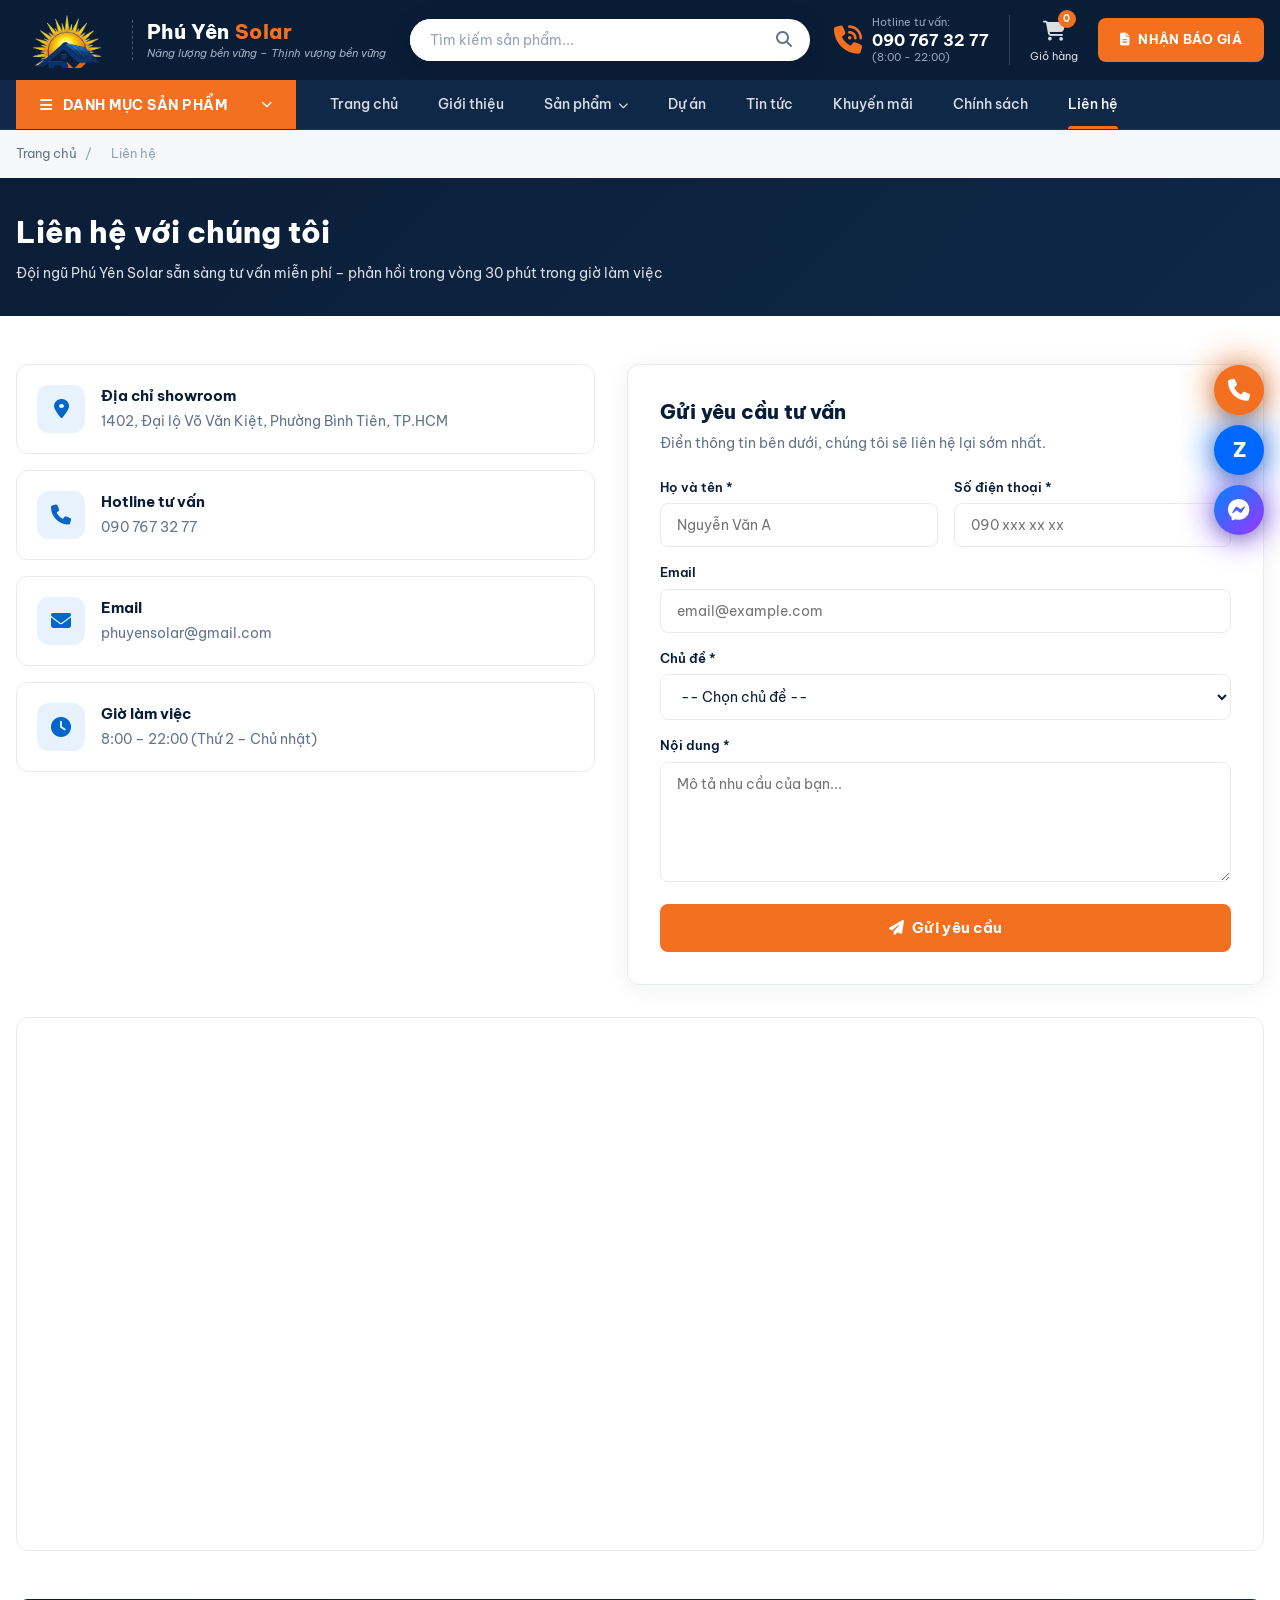
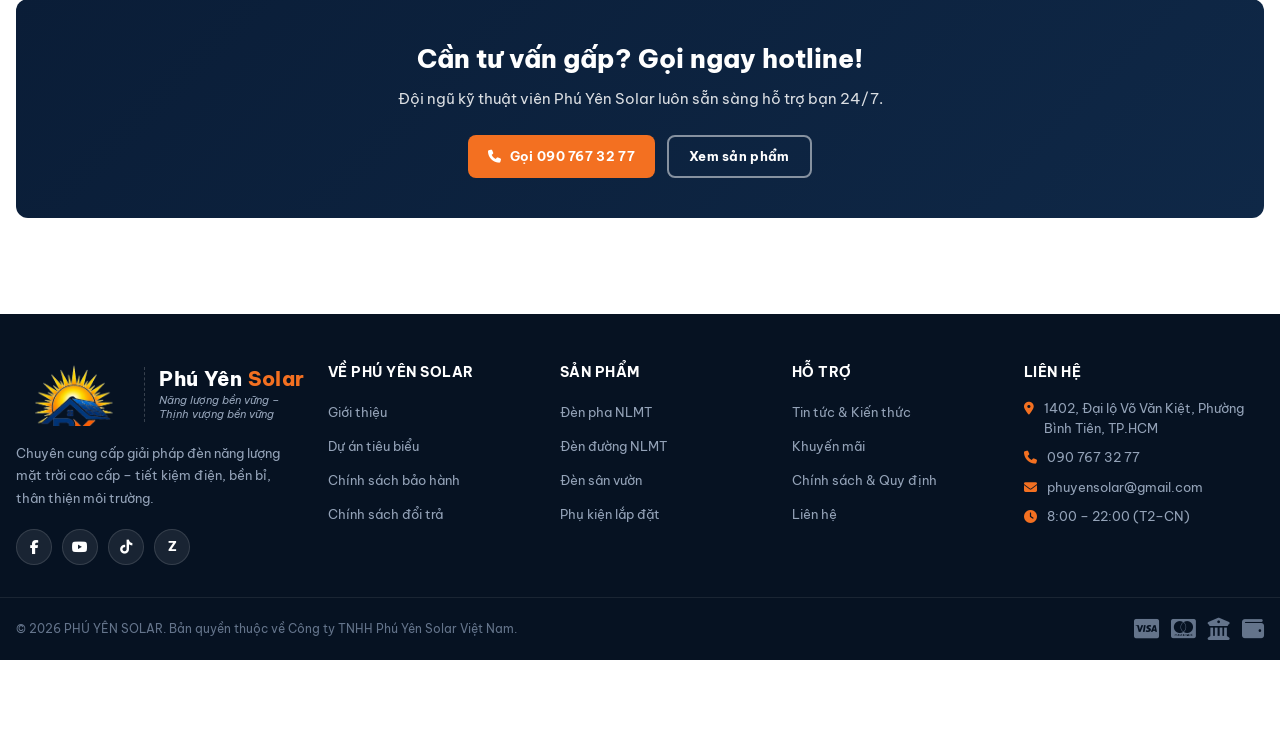
<file: pages/lien-he.html>
<!DOCTYPE html>
<html lang="vi">
<head>
  <meta charset="UTF-8">
  <meta name="viewport" content="width=device-width, initial-scale=1.0">
  <meta name="description" content="Liên hệ Phú Yên Solar – Hotline 090 767 32 77, tư vấn miễn phí 8:00–22:00 hàng ngày.">
  <meta name="theme-color" content="#0a1d37">
  <title>Liên hệ – Phú Yên Solar</title>
  <link rel="icon" href="../images/logo-icon.png" type="image/png">
  <link rel="preconnect" href="https://fonts.googleapis.com">
  <link rel="preconnect" href="https://fonts.gstatic.com" crossorigin>
  <link href="https://fonts.googleapis.com/css2?family=Be+Vietnam+Pro:wght@400;500;600;700;800&family=Playfair+Display:wght@600;700&display=swap" rel="stylesheet">
  <link rel="stylesheet" href="https://cdnjs.cloudflare.com/ajax/libs/font-awesome/6.5.1/css/all.min.css">
  <link rel="stylesheet" href="../css/style.css">
  <link rel="stylesheet" href="../css/catalog.css">
  <link rel="stylesheet" href="../css/inner.css">
</head>
<body class="has-floating-nav" data-page="contact">

  <a href="#main-content" class="skip-link">Chuyển đến nội dung chính</a>

  <header class="header-top">
    <div class="container header-top__inner">
      <a href="../index.html" class="logo">
        <img src="../images/logo-icon.png" alt="" class="logo__img" width="56" height="56">
        <div class="logo__text">
          <span class="logo__name">Phú Yên <span class="logo__accent">Solar</span></span>
          <span class="logo__tagline">Năng lượng bền vững – Thịnh vượng bền vững</span>
        </div>
      </a>
      <form class="search-bar" action="danh-muc.html" role="search">
        <input type="search" name="q" placeholder="Tìm kiếm sản phẩm..." aria-label="Tìm kiếm sản phẩm">
        <button type="submit" aria-label="Tìm kiếm"><i class="fa-solid fa-magnifying-glass"></i></button>
      </form>
      <div class="header-utils">
        <div class="hotline">
          <i class="fa-solid fa-phone-volume"></i>
          <div>
            <span class="hotline__label">Hotline tư vấn:</span>
            <a href="tel:0907673277" class="hotline__number">090 767 32 77</a>
            <span class="hotline__hours">(8:00 - 22:00)</span>
          </div>
        </div>
        <a href="#" class="util-item">
          <span class="util-item__icon"><i class="fa-solid fa-cart-shopping"></i><span class="badge">0</span></span>
          <span>Giỏ hàng</span>
        </a>
        <a href="../index.html#bao-gia" class="btn btn--primary btn--quote">
          <i class="fa-solid fa-file-lines"></i> NHẬN BÁO GIÁ
        </a>
        <a href="tel:0907673277" class="header-call-mobile" aria-label="Gọi hotline 090 767 32 77">
          <i class="fa-solid fa-phone"></i>
        </a>
      </div>
      <button class="mobile-toggle" id="mobileToggle" aria-label="Mở menu" aria-expanded="false"><i class="fa-solid fa-bars"></i></button>
    </div>
  </header>

  <nav class="nav-bar" id="navBar">
    <div class="container nav-bar__inner">
      <div class="category-dropdown" id="categoryDropdown">
        <button class="nav-categories" id="categoryToggle" aria-expanded="false" aria-haspopup="true">
          <i class="fa-solid fa-bars"></i> DANH MỤC SẢN PHẨM
          <i class="fa-solid fa-chevron-down nav-categories__arrow"></i>
        </button>
        <div class="category-flyout" id="categoryFlyout">
          <aside class="category-sidebar" id="categorySidebar">
            <ul class="category-list" id="categoryList"></ul>
          </aside>
          <div class="category-mega-panel" id="categoryMegaPanel" aria-hidden="true"></div>
        </div>
      </div>
      <ul class="nav-menu">
        <li><a href="../index.html" data-nav="home">Trang chủ</a></li>
        <li><a href="gioi-thieu.html" data-nav="about">Giới thiệu</a></li>
        <li class="has-dropdown"><a href="danh-muc.html?cat=den-pha-nlmt" data-nav="products">Sản phẩm <i class="fa-solid fa-chevron-down"></i></a></li>
        <li><a href="du-an.html" data-nav="projects">Dự án</a></li>
        <li><a href="tin-tuc.html" data-nav="news">Tin tức</a></li>
        <li><a href="khuyen-mai.html" data-nav="promo">Khuyến mãi</a></li>
        <li><a href="chinh-sach.html" data-nav="policy">Chính sách</a></li>
        <li><a href="lien-he.html" data-nav="contact">Liên hệ</a></li>
      </ul>
    </div>
  </nav>

  <div class="page-breadcrumb">
    <div class="container">
      <a href="../index.html">Trang chủ</a><span>/</span>
      <span>Liên hệ</span>
    </div>
  </div>

  <section class="page-hero">
    <div class="container">
      <h1>Liên hệ với chúng tôi</h1>
      <p>Đội ngũ Phú Yên Solar sẵn sàng tư vấn miễn phí – phản hồi trong vòng 30 phút trong giờ làm việc</p>
    </div>
  </section>

  <main id="main-content" class="inner-page">
    <section class="inner-section">
      <div class="container">
        <div class="contact-layout">
          <div class="contact-info-cards">
            <div class="contact-info-card">
              <div class="contact-info-card__icon"><i class="fa-solid fa-location-dot"></i></div>
              <div>
                <h4>Địa chỉ showroom</h4>
                <p>1402, Đại lộ Võ Văn Kiệt, Phường Bình Tiên, TP.HCM</p>
              </div>
            </div>
            <div class="contact-info-card">
              <div class="contact-info-card__icon"><i class="fa-solid fa-phone"></i></div>
              <div>
                <h4>Hotline tư vấn</h4>
                <p><a href="tel:0907673277">090 767 32 77</a></p>
              </div>
            </div>
            <div class="contact-info-card">
              <div class="contact-info-card__icon"><i class="fa-solid fa-envelope"></i></div>
              <div>
                <h4>Email</h4>
                <p><a href="mailto:phuyensolar@gmail.com">phuyensolar@gmail.com</a></p>
              </div>
            </div>
            <div class="contact-info-card">
              <div class="contact-info-card__icon"><i class="fa-solid fa-clock"></i></div>
              <div>
                <h4>Giờ làm việc</h4>
                <p>8:00 – 22:00 (Thứ 2 – Chủ nhật)</p>
              </div>
            </div>
          </div>

          <div class="contact-form-wrap">
            <h3>Gửi yêu cầu tư vấn</h3>
            <p>Điền thông tin bên dưới, chúng tôi sẽ liên hệ lại sớm nhất.</p>
            <div class="form-success" id="formSuccess">
              <i class="fa-solid fa-circle-check"></i> Cảm ơn bạn! Yêu cầu đã được gửi thành công. Chúng tôi sẽ liên hệ trong thời gian sớm nhất.
            </div>
            <form class="contact-form" id="contactForm">
              <div class="form-row">
                <div class="form-group">
                  <label for="contactName">Họ và tên <span>*</span></label>
                  <input type="text" id="contactName" name="name" placeholder="Nguyễn Văn A" required>
                </div>
                <div class="form-group">
                  <label for="contactPhone">Số điện thoại <span>*</span></label>
                  <input type="tel" id="contactPhone" name="phone" placeholder="090 xxx xx xx" required>
                </div>
              </div>
              <div class="form-group">
                <label for="contactEmail">Email</label>
                <input type="email" id="contactEmail" name="email" placeholder="email@example.com">
              </div>
              <div class="form-group">
                <label for="contactSubject">Chủ đề <span>*</span></label>
                <select id="contactSubject" name="subject" required>
                  <option value="">-- Chọn chủ đề --</option>
                  <option value="tu-van-san-pham">Tư vấn sản phẩm</option>
                  <option value="bao-gia-du-an">Báo giá dự án</option>
                  <option value="lap-dat">Lắp đặt tận nơi</option>
                  <option value="bao-hanh">Bảo hành &amp; sửa chữa</option>
                  <option value="khac">Khác</option>
                </select>
              </div>
              <div class="form-group">
                <label for="contactMessage">Nội dung <span>*</span></label>
                <textarea id="contactMessage" name="message" placeholder="Mô tả nhu cầu của bạn..." required></textarea>
              </div>
              <button type="submit" class="btn btn--primary">
                <i class="fa-solid fa-paper-plane"></i> Gửi yêu cầu
              </button>
            </form>
          </div>
        </div>

        <div class="contact-map">
          <iframe
            src="https://www.google.com/maps/embed?pb=!1m18!1m12!1m3!1d3919.4947!2d106.6297!3d10.7402!2m3!1f0!2f0!3f0!3m2!1i1024!2i768!4f13.1!3m3!1m2!1s0x0%3A0x0!2zMTQwMiDEkOGpbiBs4buNbCBWw5QgVsOgbiBLaeG7hXQsIFBoxrDhu51uZyBCw6xuaCBUaWVuLCBI4buTIENow60gTWluaA!5e0!3m2!1svi!2s!4v1"
            allowfullscreen=""
            loading="lazy"
            referrerpolicy="no-referrer-when-downgrade"
            title="Bản đồ Phú Yên Solar – 1402 Đại lộ Võ Văn Kiệt, Phường Bình Tiên, TP.HCM">
          </iframe>
        </div>

        <div class="inner-cta">
          <h3>Cần tư vấn gấp? Gọi ngay hotline!</h3>
          <p>Đội ngũ kỹ thuật viên Phú Yên Solar luôn sẵn sàng hỗ trợ bạn 24/7.</p>
          <div class="inner-cta__actions">
            <a href="tel:0907673277" class="btn btn--primary"><i class="fa-solid fa-phone"></i> Gọi 090 767 32 77</a>
            <a href="danh-muc.html?cat=den-pha-nlmt" class="btn btn--outline">Xem sản phẩm</a>
          </div>
        </div>
      </div>
    </section>
  </main>

  <footer class="site-footer">
    <div class="site-footer__top">
      <div class="container site-footer__grid">
        <div class="footer-col footer-col--brand">
          <a href="../index.html" class="logo logo--footer">
            <img src="../images/logo-icon.png" alt="" class="logo__img logo__img--footer" width="64" height="64">
            <div class="logo__text logo__text--footer">
              <span class="logo__name">Phú Yên <span class="logo__accent">Solar</span></span>
              <span class="logo__tagline">Năng lượng bền vững – Thịnh vượng bền vững</span>
            </div>
          </a>
          <p>Chuyên cung cấp giải pháp đèn năng lượng mặt trời cao cấp – tiết kiệm điện, bền bỉ, thân thiện môi trường.</p>
          <div class="footer-social">
            <a href="#" aria-label="Facebook"><i class="fa-brands fa-facebook-f"></i></a>
            <a href="#" aria-label="YouTube"><i class="fa-brands fa-youtube"></i></a>
            <a href="#" aria-label="TikTok"><i class="fa-brands fa-tiktok"></i></a>
            <a href="#" aria-label="Zalo"><span>Z</span></a>
          </div>
        </div>
        <div class="footer-col">
          <h4>Về Phú Yên Solar</h4>
          <ul>
            <li><a href="gioi-thieu.html">Giới thiệu</a></li>
            <li><a href="du-an.html">Dự án tiêu biểu</a></li>
            <li><a href="chinh-sach.html#warranty">Chính sách bảo hành</a></li>
            <li><a href="chinh-sach.html#return">Chính sách đổi trả</a></li>
          </ul>
        </div>
        <div class="footer-col">
          <h4>Sản phẩm</h4>
          <ul>
            <li><a href="danh-muc.html?cat=den-pha-nlmt">Đèn pha NLMT</a></li>
            <li><a href="danh-muc.html?cat=den-duong-nlmt">Đèn đường NLMT</a></li>
            <li><a href="danh-muc.html?cat=den-san-vuon-nlmt">Đèn sân vườn</a></li>
            <li><a href="danh-muc.html?cat=phu-kien-lap-dat">Phụ kiện lắp đặt</a></li>
          </ul>
        </div>
        <div class="footer-col">
          <h4>Hỗ trợ</h4>
          <ul>
            <li><a href="tin-tuc.html">Tin tức &amp; Kiến thức</a></li>
            <li><a href="khuyen-mai.html">Khuyến mãi</a></li>
            <li><a href="chinh-sach.html">Chính sách &amp; Quy định</a></li>
            <li><a href="lien-he.html">Liên hệ</a></li>
          </ul>
        </div>
        <div class="footer-col footer-col--contact">
          <h4>Liên hệ</h4>
          <ul class="footer-contact">
            <li><i class="fa-solid fa-location-dot"></i> 1402, Đại lộ Võ Văn Kiệt, Phường Bình Tiên, TP.HCM</li>
            <li><i class="fa-solid fa-phone"></i> <a href="tel:0907673277">090 767 32 77</a></li>
            <li><i class="fa-solid fa-envelope"></i> <a href="mailto:phuyensolar@gmail.com">phuyensolar@gmail.com</a></li>
            <li><i class="fa-solid fa-clock"></i> 8:00 – 22:00 (T2–CN)</li>
          </ul>
        </div>
      </div>
    </div>
    <div class="site-footer__bottom">
      <div class="container site-footer__bottom-inner">
        <p>&copy; 2026 PHÚ YÊN SOLAR. Bản quyền thuộc về Công ty TNHH Phú Yên Solar Việt Nam.</p>
        <div class="footer-payments">
          <i class="fa-brands fa-cc-visa"></i>
          <i class="fa-brands fa-cc-mastercard"></i>
          <i class="fa-solid fa-building-columns"></i>
          <i class="fa-solid fa-wallet"></i>
        </div>
      </div>
    </div>
  </footer>

  <div class="floating-contact">
    <a href="tel:0907673277" class="floating-btn floating-btn--phone" aria-label="Gọi hotline 090 767 32 77"><i class="fa-solid fa-phone"></i></a>
    <a href="#" class="floating-btn floating-btn--zalo" aria-label="Chat Zalo"><span>Z</span></a>
    <a href="#" class="floating-btn floating-btn--messenger" aria-label="Chat Messenger"><i class="fa-brands fa-facebook-messenger"></i></a>
  </div>

  <script src="../js/products-data.js" defer></script>
  <script src="../js/catalog.js" defer></script>
  <script src="../js/main.js" defer></script>
  <script src="../js/inner-pages.js" defer></script>
</body>
</html>
</file>
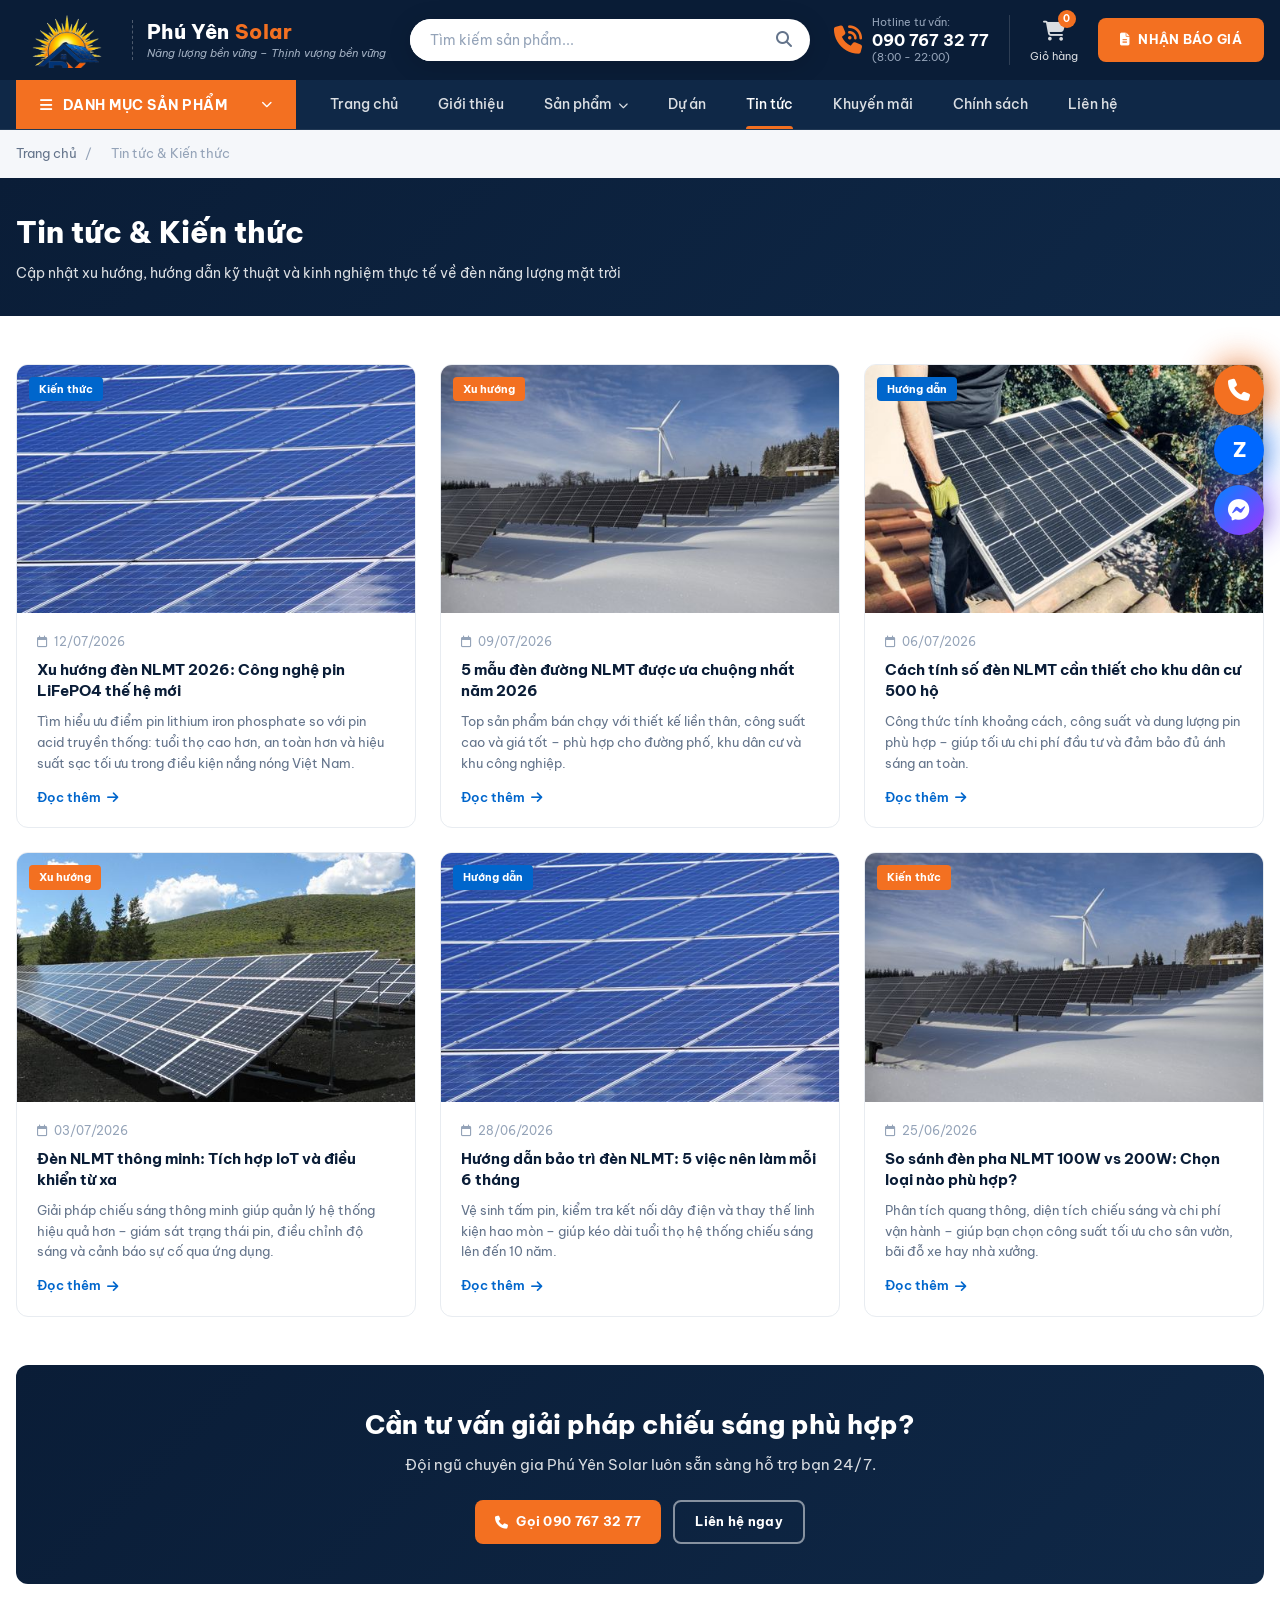
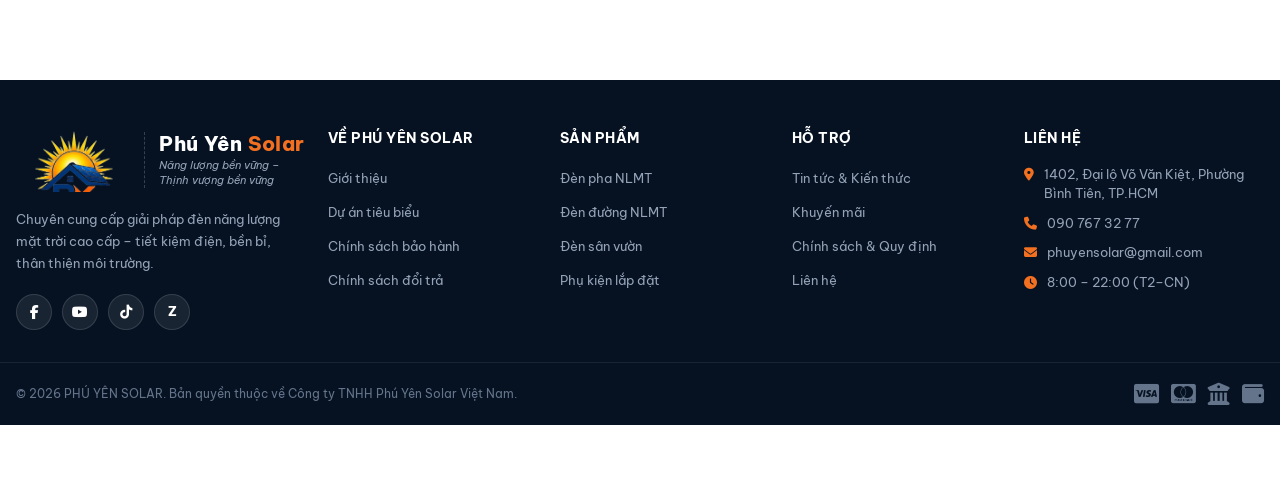
<file: pages/tin-tuc.html>
<!DOCTYPE html>
<html lang="vi">
<head>
  <meta charset="UTF-8">
  <meta name="viewport" content="width=device-width, initial-scale=1.0">
  <meta name="description" content="Tin tức & kiến thức đèn năng lượng mặt trời – cập nhật xu hướng 2026 | Phú Yên Solar.">
  <meta name="theme-color" content="#0a1d37">
  <title>Tin tức & Kiến thức – Phú Yên Solar</title>
  <link rel="icon" href="../images/logo-icon.png" type="image/png">
  <link rel="preconnect" href="https://fonts.googleapis.com">
  <link rel="preconnect" href="https://fonts.gstatic.com" crossorigin>
  <link href="https://fonts.googleapis.com/css2?family=Be+Vietnam+Pro:wght@400;500;600;700;800&family=Playfair+Display:wght@600;700&display=swap" rel="stylesheet">
  <link rel="stylesheet" href="https://cdnjs.cloudflare.com/ajax/libs/font-awesome/6.5.1/css/all.min.css">
  <link rel="stylesheet" href="../css/style.css">
  <link rel="stylesheet" href="../css/catalog.css">
  <link rel="stylesheet" href="../css/inner.css">
</head>
<body class="has-floating-nav" data-page="news">

  <a href="#main-content" class="skip-link">Chuyển đến nội dung chính</a>

  <header class="header-top">
    <div class="container header-top__inner">
      <a href="../index.html" class="logo">
        <img src="../images/logo-icon.png" alt="" class="logo__img" width="56" height="56">
        <div class="logo__text">
          <span class="logo__name">Phú Yên <span class="logo__accent">Solar</span></span>
          <span class="logo__tagline">Năng lượng bền vững – Thịnh vượng bền vững</span>
        </div>
      </a>
      <form class="search-bar" action="danh-muc.html" role="search">
        <input type="search" name="q" placeholder="Tìm kiếm sản phẩm..." aria-label="Tìm kiếm sản phẩm">
        <button type="submit" aria-label="Tìm kiếm"><i class="fa-solid fa-magnifying-glass"></i></button>
      </form>
      <div class="header-utils">
        <div class="hotline">
          <i class="fa-solid fa-phone-volume"></i>
          <div>
            <span class="hotline__label">Hotline tư vấn:</span>
            <a href="tel:0907673277" class="hotline__number">090 767 32 77</a>
            <span class="hotline__hours">(8:00 - 22:00)</span>
          </div>
        </div>
        <a href="#" class="util-item">
          <span class="util-item__icon"><i class="fa-solid fa-cart-shopping"></i><span class="badge">0</span></span>
          <span>Giỏ hàng</span>
        </a>
        <a href="../index.html#bao-gia" class="btn btn--primary btn--quote">
          <i class="fa-solid fa-file-lines"></i> NHẬN BÁO GIÁ
        </a>
        <a href="tel:0907673277" class="header-call-mobile" aria-label="Gọi hotline 090 767 32 77">
          <i class="fa-solid fa-phone"></i>
        </a>
      </div>
      <button class="mobile-toggle" id="mobileToggle" aria-label="Mở menu" aria-expanded="false"><i class="fa-solid fa-bars"></i></button>
    </div>
  </header>

  <nav class="nav-bar" id="navBar">
    <div class="container nav-bar__inner">
      <div class="category-dropdown" id="categoryDropdown">
        <button class="nav-categories" id="categoryToggle" aria-expanded="false" aria-haspopup="true">
          <i class="fa-solid fa-bars"></i> DANH MỤC SẢN PHẨM
          <i class="fa-solid fa-chevron-down nav-categories__arrow"></i>
        </button>
        <div class="category-flyout" id="categoryFlyout">
          <aside class="category-sidebar" id="categorySidebar">
            <ul class="category-list" id="categoryList"></ul>
          </aside>
          <div class="category-mega-panel" id="categoryMegaPanel" aria-hidden="true"></div>
        </div>
      </div>
      <ul class="nav-menu">
        <li><a href="../index.html" data-nav="home">Trang chủ</a></li>
        <li><a href="gioi-thieu.html" data-nav="about">Giới thiệu</a></li>
        <li class="has-dropdown"><a href="danh-muc.html?cat=den-pha-nlmt" data-nav="products">Sản phẩm <i class="fa-solid fa-chevron-down"></i></a></li>
        <li><a href="du-an.html" data-nav="projects">Dự án</a></li>
        <li><a href="tin-tuc.html" data-nav="news">Tin tức</a></li>
        <li><a href="khuyen-mai.html" data-nav="promo">Khuyến mãi</a></li>
        <li><a href="chinh-sach.html" data-nav="policy">Chính sách</a></li>
        <li><a href="lien-he.html" data-nav="contact">Liên hệ</a></li>
      </ul>
    </div>
  </nav>

  <div class="page-breadcrumb">
    <div class="container">
      <a href="../index.html">Trang chủ</a><span>/</span>
      <span>Tin tức &amp; Kiến thức</span>
    </div>
  </div>

  <section class="page-hero">
    <div class="container">
      <h1>Tin tức &amp; Kiến thức</h1>
      <p>Cập nhật xu hướng, hướng dẫn kỹ thuật và kinh nghiệm thực tế về đèn năng lượng mặt trời</p>
    </div>
  </section>

  <main id="main-content" class="inner-page">
    <section class="inner-section">
      <div class="container">
        <div class="news-grid">
          <article class="news-card">
            <a href="#" class="news-card__image">
              <img src="../images/trends/trend-1.jpg" alt="Xu hướng pin LiFePO4">
              <span class="news-card__tag">Kiến thức</span>
            </a>
            <div class="news-card__body">
              <span class="news-card__date"><i class="fa-regular fa-calendar"></i> 12/07/2026</span>
              <h3><a href="#">Xu hướng đèn NLMT 2026: Công nghệ pin LiFePO4 thế hệ mới</a></h3>
              <p>Tìm hiểu ưu điểm pin lithium iron phosphate so với pin acid truyền thống: tuổi thọ cao hơn, an toàn hơn và hiệu suất sạc tối ưu trong điều kiện nắng nóng Việt Nam.</p>
              <a href="#" class="news-card__read">Đọc thêm <i class="fa-solid fa-arrow-right"></i></a>
            </div>
          </article>
          <article class="news-card">
            <a href="#" class="news-card__image">
              <img src="../images/trends/trend-2.jpg" alt="Đèn đường NLMT 2026">
              <span class="news-card__tag news-card__tag--orange">Xu hướng</span>
            </a>
            <div class="news-card__body">
              <span class="news-card__date"><i class="fa-regular fa-calendar"></i> 09/07/2026</span>
              <h3><a href="#">5 mẫu đèn đường NLMT được ưa chuộng nhất năm 2026</a></h3>
              <p>Top sản phẩm bán chạy với thiết kế liền thân, công suất cao và giá tốt – phù hợp cho đường phố, khu dân cư và khu công nghiệp.</p>
              <a href="#" class="news-card__read">Đọc thêm <i class="fa-solid fa-arrow-right"></i></a>
            </div>
          </article>
          <article class="news-card">
            <a href="#" class="news-card__image">
              <img src="../images/trends/trend-3.jpg" alt="Tính số đèn NLMT">
              <span class="news-card__tag">Hướng dẫn</span>
            </a>
            <div class="news-card__body">
              <span class="news-card__date"><i class="fa-regular fa-calendar"></i> 06/07/2026</span>
              <h3><a href="#">Cách tính số đèn NLMT cần thiết cho khu dân cư 500 hộ</a></h3>
              <p>Công thức tính khoảng cách, công suất và dung lượng pin phù hợp – giúp tối ưu chi phí đầu tư và đảm bảo đủ ánh sáng an toàn.</p>
              <a href="#" class="news-card__read">Đọc thêm <i class="fa-solid fa-arrow-right"></i></a>
            </div>
          </article>
          <article class="news-card">
            <a href="#" class="news-card__image">
              <img src="../images/trends/trend-4.jpg" alt="Đèn NLMT thông minh IoT">
              <span class="news-card__tag news-card__tag--orange">Xu hướng</span>
            </a>
            <div class="news-card__body">
              <span class="news-card__date"><i class="fa-regular fa-calendar"></i> 03/07/2026</span>
              <h3><a href="#">Đèn NLMT thông minh: Tích hợp IoT và điều khiển từ xa</a></h3>
              <p>Giải pháp chiếu sáng thông minh giúp quản lý hệ thống hiệu quả hơn – giám sát trạng thái pin, điều chỉnh độ sáng và cảnh báo sự cố qua ứng dụng.</p>
              <a href="#" class="news-card__read">Đọc thêm <i class="fa-solid fa-arrow-right"></i></a>
            </div>
          </article>
          <article class="news-card">
            <a href="#" class="news-card__image">
              <img src="../images/trends/trend-1.jpg" alt="Bảo trì đèn NLMT">
              <span class="news-card__tag">Hướng dẫn</span>
            </a>
            <div class="news-card__body">
              <span class="news-card__date"><i class="fa-regular fa-calendar"></i> 28/06/2026</span>
              <h3><a href="#">Hướng dẫn bảo trì đèn NLMT: 5 việc nên làm mỗi 6 tháng</a></h3>
              <p>Vệ sinh tấm pin, kiểm tra kết nối dây điện và thay thế linh kiện hao mòn – giúp kéo dài tuổi thọ hệ thống chiếu sáng lên đến 10 năm.</p>
              <a href="#" class="news-card__read">Đọc thêm <i class="fa-solid fa-arrow-right"></i></a>
            </div>
          </article>
          <article class="news-card">
            <a href="#" class="news-card__image">
              <img src="../images/trends/trend-2.jpg" alt="So sánh đèn pha NLMT">
              <span class="news-card__tag news-card__tag--orange">Kiến thức</span>
            </a>
            <div class="news-card__body">
              <span class="news-card__date"><i class="fa-regular fa-calendar"></i> 25/06/2026</span>
              <h3><a href="#">So sánh đèn pha NLMT 100W vs 200W: Chọn loại nào phù hợp?</a></h3>
              <p>Phân tích quang thông, diện tích chiếu sáng và chi phí vận hành – giúp bạn chọn công suất tối ưu cho sân vườn, bãi đỗ xe hay nhà xưởng.</p>
              <a href="#" class="news-card__read">Đọc thêm <i class="fa-solid fa-arrow-right"></i></a>
            </div>
          </article>
        </div>

        <div class="inner-cta">
          <h3>Cần tư vấn giải pháp chiếu sáng phù hợp?</h3>
          <p>Đội ngũ chuyên gia Phú Yên Solar luôn sẵn sàng hỗ trợ bạn 24/7.</p>
          <div class="inner-cta__actions">
            <a href="tel:0907673277" class="btn btn--primary"><i class="fa-solid fa-phone"></i> Gọi 090 767 32 77</a>
            <a href="lien-he.html" class="btn btn--outline">Liên hệ ngay</a>
          </div>
        </div>
      </div>
    </section>
  </main>

  <footer class="site-footer">
    <div class="site-footer__top">
      <div class="container site-footer__grid">
        <div class="footer-col footer-col--brand">
          <a href="../index.html" class="logo logo--footer">
            <img src="../images/logo-icon.png" alt="" class="logo__img logo__img--footer" width="64" height="64">
            <div class="logo__text logo__text--footer">
              <span class="logo__name">Phú Yên <span class="logo__accent">Solar</span></span>
              <span class="logo__tagline">Năng lượng bền vững – Thịnh vượng bền vững</span>
            </div>
          </a>
          <p>Chuyên cung cấp giải pháp đèn năng lượng mặt trời cao cấp – tiết kiệm điện, bền bỉ, thân thiện môi trường.</p>
          <div class="footer-social">
            <a href="#" aria-label="Facebook"><i class="fa-brands fa-facebook-f"></i></a>
            <a href="#" aria-label="YouTube"><i class="fa-brands fa-youtube"></i></a>
            <a href="#" aria-label="TikTok"><i class="fa-brands fa-tiktok"></i></a>
            <a href="#" aria-label="Zalo"><span>Z</span></a>
          </div>
        </div>
        <div class="footer-col">
          <h4>Về Phú Yên Solar</h4>
          <ul>
            <li><a href="gioi-thieu.html">Giới thiệu</a></li>
            <li><a href="du-an.html">Dự án tiêu biểu</a></li>
            <li><a href="chinh-sach.html#warranty">Chính sách bảo hành</a></li>
            <li><a href="chinh-sach.html#return">Chính sách đổi trả</a></li>
          </ul>
        </div>
        <div class="footer-col">
          <h4>Sản phẩm</h4>
          <ul>
            <li><a href="danh-muc.html?cat=den-pha-nlmt">Đèn pha NLMT</a></li>
            <li><a href="danh-muc.html?cat=den-duong-nlmt">Đèn đường NLMT</a></li>
            <li><a href="danh-muc.html?cat=den-san-vuon-nlmt">Đèn sân vườn</a></li>
            <li><a href="danh-muc.html?cat=phu-kien-lap-dat">Phụ kiện lắp đặt</a></li>
          </ul>
        </div>
        <div class="footer-col">
          <h4>Hỗ trợ</h4>
          <ul>
            <li><a href="tin-tuc.html">Tin tức &amp; Kiến thức</a></li>
            <li><a href="khuyen-mai.html">Khuyến mãi</a></li>
            <li><a href="chinh-sach.html">Chính sách &amp; Quy định</a></li>
            <li><a href="lien-he.html">Liên hệ</a></li>
          </ul>
        </div>
        <div class="footer-col footer-col--contact">
          <h4>Liên hệ</h4>
          <ul class="footer-contact">
            <li><i class="fa-solid fa-location-dot"></i> 1402, Đại lộ Võ Văn Kiệt, Phường Bình Tiên, TP.HCM</li>
            <li><i class="fa-solid fa-phone"></i> <a href="tel:0907673277">090 767 32 77</a></li>
            <li><i class="fa-solid fa-envelope"></i> <a href="mailto:phuyensolar@gmail.com">phuyensolar@gmail.com</a></li>
            <li><i class="fa-solid fa-clock"></i> 8:00 – 22:00 (T2–CN)</li>
          </ul>
        </div>
      </div>
    </div>
    <div class="site-footer__bottom">
      <div class="container site-footer__bottom-inner">
        <p>&copy; 2026 PHÚ YÊN SOLAR. Bản quyền thuộc về Công ty TNHH Phú Yên Solar Việt Nam.</p>
        <div class="footer-payments">
          <i class="fa-brands fa-cc-visa"></i>
          <i class="fa-brands fa-cc-mastercard"></i>
          <i class="fa-solid fa-building-columns"></i>
          <i class="fa-solid fa-wallet"></i>
        </div>
      </div>
    </div>
  </footer>

  <div class="floating-contact">
    <a href="tel:0907673277" class="floating-btn floating-btn--phone" aria-label="Gọi hotline 090 767 32 77"><i class="fa-solid fa-phone"></i></a>
    <a href="#" class="floating-btn floating-btn--zalo" aria-label="Chat Zalo"><span>Z</span></a>
    <a href="#" class="floating-btn floating-btn--messenger" aria-label="Chat Messenger"><i class="fa-brands fa-facebook-messenger"></i></a>
  </div>

  <script src="../js/products-data.js" defer></script>
  <script src="../js/catalog.js" defer></script>
  <script src="../js/main.js" defer></script>
  <script src="../js/inner-pages.js" defer></script>
</body>
</html>
</file>
<file: css/style.css>
/* ===== RESET & VARIABLES ===== */
*,
*::before,
*::after {
  margin: 0;
  padding: 0;
  box-sizing: border-box;
}

:root {
  --navy: #0a1d37;
  --navy-light: #0f2847;
  --navy-dark: #061222;
  --orange: #f37021;
  --orange-hover: #e06010;
  --orange-dark: #d4550a;
  --white: #ffffff;
  --gray-100: #f5f7fa;
  --gray-200: #e8ecf1;
  --gray-400: #94a3b8;
  --gray-600: #64748b;
  --text-light: rgba(255, 255, 255, 0.85);
  --shadow: 0 4px 24px rgba(0, 0, 0, 0.15);
  --radius: 8px;
  --radius-lg: 12px;
  --sidebar-width: 280px;
  --container: 1320px;
  --font: 'Be Vietnam Pro', system-ui, sans-serif;
  --transition: 0.25s ease;
  --blue: #0066cc;
  --blue-hover: #0052a3;
  --blue-light: #e8f2fc;
  --red: #e53935;
  --section-bg: #eef2f7;
}

html {
  scroll-behavior: smooth;
}

body {
  font-family: var(--font);
  color: var(--navy);
  background: var(--white);
  line-height: 1.5;
  overflow-x: hidden;
}

a {
  text-decoration: none;
  color: inherit;
}

ul {
  list-style: none;
}

img {
  max-width: 100%;
  display: block;
}

.container {
  max-width: var(--container);
  margin: 0 auto;
  padding: 0 16px;
}

/* ===== BUTTONS ===== */
.btn {
  display: inline-flex;
  align-items: center;
  justify-content: center;
  gap: 8px;
  padding: 10px 20px;
  border: none;
  border-radius: var(--radius);
  font-family: var(--font);
  font-weight: 700;
  font-size: 13px;
  letter-spacing: 0.3px;
  cursor: pointer;
  transition: var(--transition);
  white-space: nowrap;
}

.btn--primary {
  background: var(--orange);
  color: var(--white);
}

.btn--primary:hover {
  background: var(--orange-hover);
  transform: translateY(-1px);
  box-shadow: 0 4px 16px rgba(243, 112, 33, 0.4);
}

.btn--outline {
  background: transparent;
  color: var(--white);
  border: 2px solid rgba(255, 255, 255, 0.7);
}

.btn--outline:hover {
  background: rgba(255, 255, 255, 0.1);
  border-color: var(--white);
}

.btn--lg {
  padding: 14px 28px;
  font-size: 14px;
}

.btn--quote {
  padding: 12px 22px;
  font-size: 13px;
}

/* ===== HEADER TOP ===== */
.header-top {
  background: var(--navy);
  padding: 12px 0;
  position: relative;
  z-index: 100;
}

.header-top__inner {
  display: flex;
  align-items: center;
  gap: 24px;
}

body.is-loading {
  overflow: hidden;
}

/* ===== PAGE LOADER ===== */
.page-loader {
  position: fixed;
  inset: 0;
  z-index: 9999;
  display: flex;
  align-items: center;
  justify-content: center;
  background: radial-gradient(circle at 50% 42%, #1a3a5c 0%, #0a1d37 55%, #061222 100%);
  transition: opacity 0.6s ease, visibility 0.6s ease;
  overflow: hidden;
}

.page-loader.is-hidden {
  opacity: 0;
  visibility: hidden;
  pointer-events: none;
}

.page-loader__bg {
  position: absolute;
  inset: 0;
  display: flex;
  align-items: center;
  justify-content: center;
  pointer-events: none;
}

.page-loader__sun {
  position: absolute;
  width: 520px;
  height: 520px;
  border-radius: 50%;
  background: radial-gradient(
    circle,
    rgba(255, 210, 80, 0.45) 0%,
    rgba(243, 112, 33, 0.28) 22%,
    rgba(243, 112, 33, 0.1) 42%,
    transparent 68%
  );
  animation: loaderSunPulse 3s ease-in-out infinite alternate;
}

.page-loader__rays {
  position: absolute;
  width: 480px;
  height: 480px;
  border-radius: 50%;
  background: conic-gradient(
    from 0deg,
    transparent 0deg,
    rgba(255, 193, 7, 0.22) 18deg,
    transparent 36deg,
    rgba(243, 112, 33, 0.28) 54deg,
    transparent 72deg,
    rgba(255, 193, 7, 0.2) 90deg,
    transparent 108deg,
    rgba(243, 112, 33, 0.26) 126deg,
    transparent 144deg,
    rgba(255, 193, 7, 0.22) 162deg,
    transparent 180deg,
    rgba(243, 112, 33, 0.28) 198deg,
    transparent 216deg,
    rgba(255, 193, 7, 0.2) 234deg,
    transparent 252deg,
    rgba(243, 112, 33, 0.26) 270deg,
    transparent 288deg,
    rgba(255, 193, 7, 0.22) 306deg,
    transparent 324deg,
    rgba(243, 112, 33, 0.28) 342deg,
    transparent 360deg
  );
  mask: radial-gradient(circle, black 18%, transparent 72%);
  -webkit-mask: radial-gradient(circle, black 18%, transparent 72%);
  animation: loaderRays 12s linear infinite;
}

.page-loader__halo {
  position: absolute;
  width: 340px;
  height: 340px;
  border-radius: 50%;
  border: 1px solid rgba(255, 193, 7, 0.2);
  box-shadow:
    0 0 40px rgba(255, 193, 7, 0.18),
    0 0 80px rgba(243, 112, 33, 0.12),
    inset 0 0 40px rgba(255, 193, 7, 0.08);
  animation: loaderHalo 2.8s ease-in-out infinite alternate;
}

.page-loader__halo::before,
.page-loader__halo::after {
  content: '';
  position: absolute;
  inset: -24px;
  border-radius: 50%;
  border: 1px solid rgba(255, 193, 7, 0.08);
}

.page-loader__halo::after {
  inset: -48px;
  border-color: rgba(243, 112, 33, 0.06);
}

/* Floating light particles */
.page-loader__particles {
  position: absolute;
  inset: 0;
}

.page-loader__particles span {
  position: absolute;
  bottom: 18%;
  width: 5px;
  height: 5px;
  border-radius: 50%;
  background: radial-gradient(circle, #ffe08a 0%, rgba(243, 112, 33, 0.85) 60%, transparent 100%);
  box-shadow: 0 0 8px rgba(255, 200, 80, 0.8);
  opacity: 0;
  animation: loaderParticle 5s ease-in-out infinite;
}

.page-loader__particles span:nth-child(1) { left: 22%; animation-delay: 0s;    animation-duration: 4.6s; }
.page-loader__particles span:nth-child(2) { left: 32%; animation-delay: 1.2s;  animation-duration: 5.4s; width: 4px; height: 4px; }
.page-loader__particles span:nth-child(3) { left: 41%; animation-delay: 2.4s;  animation-duration: 4.2s; }
.page-loader__particles span:nth-child(4) { left: 52%; animation-delay: 0.7s;  animation-duration: 5.8s; width: 6px; height: 6px; }
.page-loader__particles span:nth-child(5) { left: 61%; animation-delay: 1.8s;  animation-duration: 4.8s; }
.page-loader__particles span:nth-child(6) { left: 70%; animation-delay: 3s;    animation-duration: 5.2s; width: 4px; height: 4px; }
.page-loader__particles span:nth-child(7) { left: 78%; animation-delay: 0.4s;  animation-duration: 4.4s; }
.page-loader__particles span:nth-child(8) { left: 15%; animation-delay: 2s;    animation-duration: 5.6s; width: 6px; height: 6px; }

@keyframes loaderParticle {
  0% {
    opacity: 0;
    transform: translateY(0) scale(0.6);
  }
  12% {
    opacity: 1;
  }
  85% {
    opacity: 0.4;
  }
  100% {
    opacity: 0;
    transform: translateY(-46vh) scale(1.15);
  }
}

@keyframes loaderRays {
  to { transform: rotate(360deg); }
}

@keyframes loaderSunPulse {
  from {
    opacity: 0.75;
    transform: scale(0.92);
  }
  to {
    opacity: 1;
    transform: scale(1.08);
  }
}

@keyframes loaderHalo {
  from {
    opacity: 0.6;
    transform: scale(0.96);
  }
  to {
    opacity: 1;
    transform: scale(1.04);
  }
}

.page-loader__inner {
  position: relative;
  z-index: 1;
  display: flex;
  flex-direction: column;
  align-items: center;
  text-align: center;
  padding: 24px;
  gap: 0;
}

.page-loader__logo-wrap {
  position: relative;
  display: flex;
  align-items: center;
  justify-content: center;
  width: 230px;
  height: 230px;
  max-width: 62vw;
  max-height: 62vw;
}

.page-loader__logo-glow {
  position: absolute;
  width: 100%;
  height: 100%;
  border-radius: 50%;
  background: radial-gradient(
    circle,
    rgba(255, 220, 100, 0.5) 0%,
    rgba(243, 112, 33, 0.22) 38%,
    transparent 70%
  );
  filter: blur(20px);
  animation: loaderGlow 2.5s ease-in-out infinite alternate;
}

/* Orbiting arc rings around logo */
.page-loader__ring {
  position: absolute;
  inset: 0;
  border-radius: 50%;
  border: 2px solid transparent;
  border-top-color: var(--orange);
  border-right-color: rgba(255, 193, 7, 0.55);
  filter: drop-shadow(0 0 6px rgba(243, 112, 33, 0.55));
  animation: loaderRingSpin 1.6s cubic-bezier(0.6, 0.15, 0.4, 0.85) infinite;
}

.page-loader__ring--reverse {
  inset: 14px;
  border-width: 1.5px;
  border-top-color: transparent;
  border-right-color: transparent;
  border-bottom-color: rgba(77, 166, 255, 0.85);
  border-left-color: rgba(77, 166, 255, 0.3);
  filter: drop-shadow(0 0 6px rgba(77, 166, 255, 0.5));
  animation: loaderRingSpinReverse 2.4s linear infinite;
}

@keyframes loaderRingSpin {
  to { transform: rotate(360deg); }
}

@keyframes loaderRingSpinReverse {
  to { transform: rotate(-360deg); }
}

.page-loader__logo {
  position: relative;
  z-index: 1;
  width: 156px;
  max-width: 44vw;
  height: auto;
  object-fit: contain;
  background: transparent;
  filter: drop-shadow(0 0 20px rgba(255, 193, 7, 0.5)) drop-shadow(0 6px 14px rgba(0, 0, 0, 0.4));
  animation: loaderLogoIn 1s cubic-bezier(0.22, 1.2, 0.36, 1) forwards, loaderFloat 3.2s ease-in-out 1.2s infinite;
}

/* Diagonal light sweep across the logo */
.page-loader__logo-shine {
  position: absolute;
  z-index: 2;
  width: 156px;
  height: 156px;
  max-width: 44vw;
  max-height: 44vw;
  border-radius: 50%;
  overflow: hidden;
  pointer-events: none;
}

.page-loader__logo-shine::before {
  content: '';
  position: absolute;
  top: -20%;
  left: -80%;
  width: 55%;
  height: 140%;
  background: linear-gradient(
    100deg,
    transparent 0%,
    rgba(255, 255, 255, 0.05) 35%,
    rgba(255, 255, 255, 0.4) 50%,
    rgba(255, 255, 255, 0.05) 65%,
    transparent 100%
  );
  transform: skewX(-18deg);
  animation: loaderShine 3s ease-in-out 0.8s infinite;
}

@keyframes loaderShine {
  0% { left: -80%; }
  38% { left: 130%; }
  100% { left: 130%; }
}

.page-loader__brand {
  margin-top: 26px;
  font-family: 'Playfair Display', Georgia, serif;
  font-size: 30px;
  font-weight: 700;
  color: var(--white);
  letter-spacing: 1px;
  text-shadow: 0 2px 16px rgba(0, 0, 0, 0.4);
  opacity: 0;
  animation: loaderFadeUp 0.9s ease 0.45s forwards;
}

.page-loader__brand span {
  color: transparent;
  background: linear-gradient(120deg, #ffc107 0%, var(--orange) 45%, #ffdd7a 70%, var(--orange) 100%);
  background-size: 220% auto;
  -webkit-background-clip: text;
  background-clip: text;
  animation: loaderTextShimmer 2.6s linear 1.2s infinite;
}

@keyframes loaderTextShimmer {
  to { background-position: 220% center; }
}

@keyframes loaderLogoIn {
  0% {
    opacity: 0;
    transform: scale(0.55) translateY(24px);
  }
  60% {
    opacity: 1;
    transform: scale(1.06) translateY(-4px);
  }
  100% {
    opacity: 1;
    transform: scale(1) translateY(0);
  }
}

@keyframes loaderFloat {
  0%, 100% { transform: translateY(0) scale(1); }
  50% { transform: translateY(-7px) scale(1.025); }
}

.page-loader__bar {
  position: relative;
  width: 240px;
  max-width: 62vw;
  height: 5px;
  background: rgba(255, 255, 255, 0.12);
  border-radius: 5px;
  margin-top: 24px;
  overflow: hidden;
  box-shadow: inset 0 1px 2px rgba(0, 0, 0, 0.3);
}

.page-loader__bar-fill {
  position: relative;
  display: block;
  height: 100%;
  width: 0;
  background: linear-gradient(90deg, var(--orange), #ffc107, #ffe08a);
  border-radius: 5px;
  box-shadow: 0 0 10px rgba(255, 193, 7, 0.65);
  animation: loaderProgress 2s ease-in-out forwards;
}

.page-loader__bar-fill::after {
  content: '';
  position: absolute;
  inset: 0;
  background: linear-gradient(
    100deg,
    transparent 20%,
    rgba(255, 255, 255, 0.55) 50%,
    transparent 80%
  );
  background-size: 200% 100%;
  animation: loaderBarShine 1.2s linear infinite;
}

@keyframes loaderBarShine {
  from { background-position: 200% 0; }
  to { background-position: -200% 0; }
}

@keyframes loaderProgress {
  0% { width: 0; }
  70% { width: 85%; }
  100% { width: 100%; }
}

.page-loader__slogan {
  margin-top: 16px;
  font-size: 12px;
  font-weight: 600;
  color: rgba(255, 255, 255, 0.75);
  letter-spacing: 0.3px;
  opacity: 0;
  animation: loaderFadeUp 0.8s ease 0.4s forwards;
}

@keyframes loaderGlow {
  from {
    opacity: 0.55;
    transform: scale(0.9);
  }
  to {
    opacity: 1;
    transform: scale(1.1);
  }
}

@keyframes loaderFadeUp {
  from {
    opacity: 0;
    transform: translateY(8px);
  }
  to {
    opacity: 1;
    transform: translateY(0);
  }
}

.logo {
  display: flex;
  align-items: center;
  gap: 14px;
  flex-shrink: 0;
}

.logo__img {
  height: 56px;
  width: auto;
  object-fit: contain;
  background: transparent;
  flex-shrink: 0;
}

.logo__text {
  display: flex;
  flex-direction: column;
  gap: 2px;
  line-height: 1.2;
  padding-left: 14px;
  border-left: 1px dashed rgba(255, 255, 255, 0.28);
}

.logo__name {
  font-size: 20px;
  font-weight: 800;
  color: var(--white);
  letter-spacing: 0.4px;
  white-space: nowrap;
}

.logo__accent {
  color: var(--orange);
}

.logo__tagline {
  font-size: 11px;
  color: #a0aec0;
  font-weight: 400;
  max-width: 260px;
  line-height: 1.35;
  font-style: italic;
}

.logo__img--footer {
  height: 64px;
  margin-bottom: 0;
}

.logo--footer {
  display: inline-flex;
}

.logo__text--footer {
  border-left-color: rgba(255, 255, 255, 0.2);
}


.search-bar {
  flex: 1;
  display: flex;
  max-width: 520px;
  background: var(--white);
  border-radius: 50px;
  overflow: hidden;
  box-shadow: var(--shadow);
}

.search-bar input {
  flex: 1;
  border: none;
  outline: none;
  padding: 12px 20px;
  font-family: var(--font);
  font-size: 14px;
  color: var(--navy);
}

.search-bar input::placeholder {
  color: var(--gray-400);
}

.search-bar button {
  background: none;
  border: none;
  padding: 0 18px;
  color: var(--gray-600);
  cursor: pointer;
  font-size: 16px;
  transition: var(--transition);
}

.search-bar button:hover {
  color: var(--orange);
}

.header-utils {
  display: flex;
  align-items: center;
  gap: 20px;
  flex-shrink: 0;
}

.hotline {
  display: flex;
  align-items: center;
  gap: 10px;
  color: var(--white);
  padding-right: 20px;
  border-right: 1px solid rgba(255, 255, 255, 0.15);
}

.hotline > i {
  font-size: 28px;
  color: var(--orange);
  animation: ring 2s ease infinite;
}

@keyframes ring {
  0%, 100% { transform: rotate(0); }
  10% { transform: rotate(15deg); }
  20% { transform: rotate(-10deg); }
  30% { transform: rotate(5deg); }
  40% { transform: rotate(0); }
}

.hotline div {
  display: flex;
  flex-direction: column;
  line-height: 1.3;
}

.hotline__label {
  font-size: 11px;
  color: var(--gray-400);
}

.hotline__number {
  font-size: 16px;
  font-weight: 700;
  color: var(--white);
}

.hotline__number:hover {
  color: var(--orange);
}

.hotline__hours {
  font-size: 11px;
  color: var(--gray-400);
}

.util-item {
  display: flex;
  flex-direction: column;
  align-items: center;
  gap: 2px;
  font-size: 11px;
  color: var(--text-light);
  transition: var(--transition);
}

.util-item:hover {
  color: var(--orange);
}

.util-item__icon {
  position: relative;
  font-size: 20px;
}

.badge {
  position: absolute;
  top: -6px;
  right: -10px;
  background: var(--orange);
  color: var(--white);
  font-size: 10px;
  font-weight: 700;
  width: 18px;
  height: 18px;
  border-radius: 50%;
  display: flex;
  align-items: center;
  justify-content: center;
}

.mobile-toggle {
  display: none;
  background: none;
  border: none;
  color: var(--white);
  font-size: 22px;
  cursor: pointer;
  padding: 8px;
  width: 44px;
  height: 44px;
  border-radius: var(--radius);
  flex-shrink: 0;
  transition: var(--transition);
}

.mobile-toggle:hover {
  background: rgba(255, 255, 255, 0.08);
}

.header-call-mobile {
  display: none;
  align-items: center;
  justify-content: center;
  width: 44px;
  height: 44px;
  border-radius: 50%;
  background: rgba(243, 112, 33, 0.15);
  color: var(--orange);
  font-size: 18px;
  flex-shrink: 0;
  transition: var(--transition);
}

.header-call-mobile:hover {
  background: var(--orange);
  color: var(--white);
}

/* ===== NAV BAR ===== */
.nav-bar {
  background: var(--navy-light);
  border-bottom: 1px solid rgba(255, 255, 255, 0.08);
  position: relative;
  z-index: 200;
}

.nav-bar__inner {
  display: flex;
  align-items: stretch;
}

.category-dropdown {
  position: relative;
  width: var(--sidebar-width);
  flex-shrink: 0;
}

.category-dropdown::after {
  content: '';
  position: absolute;
  top: 100%;
  left: 0;
  right: 0;
  height: 6px;
  display: none;
}

@media (min-width: 993px) {
  .category-dropdown::after {
    display: block;
  }
}

.nav-categories {
  display: flex;
  align-items: center;
  gap: 10px;
  background: var(--orange);
  color: var(--white);
  border: none;
  padding: 0 24px;
  height: 100%;
  min-height: 48px;
  font-family: var(--font);
  font-weight: 700;
  font-size: 14px;
  letter-spacing: 0.5px;
  cursor: pointer;
  width: 100%;
  transition: var(--transition);
}

.nav-categories:hover,
.category-dropdown:hover .nav-categories,
.category-dropdown.is-open .nav-categories {
  background: var(--orange-hover);
}

.nav-categories__arrow {
  margin-left: auto;
  font-size: 11px;
  transition: transform var(--transition);
}

.category-dropdown:hover .nav-categories__arrow,
.category-dropdown.is-open .nav-categories__arrow {
  transform: rotate(180deg);
}

.nav-menu {
  display: flex;
  align-items: center;
  gap: 4px;
  padding: 0 16px;
}

.nav-menu a {
  display: flex;
  align-items: center;
  gap: 4px;
  padding: 14px 18px;
  color: var(--text-light);
  font-size: 14px;
  font-weight: 500;
  transition: var(--transition);
  position: relative;
}

.nav-menu a:hover,
.nav-menu a.active {
  color: var(--white);
}

.nav-menu a.active::after {
  content: '';
  position: absolute;
  bottom: 0;
  left: 18px;
  right: 18px;
  height: 3px;
  background: var(--orange);
  border-radius: 3px 3px 0 0;
}

.nav-menu .has-dropdown a i {
  font-size: 10px;
  margin-left: 2px;
}

/* ===== HERO SECTION ===== */
.hero-section {
  background: var(--navy-dark);
}

.hero-section__inner {
  width: 100%;
}

/* Sidebar dropdown */
.category-flyout {
  position: absolute;
  top: 100%;
  left: 0;
  display: flex;
  align-items: stretch;
  opacity: 0;
  visibility: hidden;
  transform: translateY(8px);
  transition: opacity 0.25s ease, transform 0.25s ease, visibility 0.25s;
  z-index: 300;
  box-shadow: 0 8px 32px rgba(0, 0, 0, 0.18);
  border-radius: 0 0 var(--radius-lg) var(--radius-lg);
}

.category-dropdown:hover .category-flyout,
.category-dropdown.is-open .category-flyout {
  opacity: 1;
  visibility: visible;
  transform: translateY(0);
}

.category-sidebar {
  width: var(--sidebar-width);
  flex-shrink: 0;
  background: var(--white);
  max-height: calc(100vh - 160px);
  overflow-y: auto;
  border-radius: 0 0 0 var(--radius-lg);
}

@media (min-width: 993px) {
  .category-dropdown {
    overflow: visible;
  }

  .category-flyout {
    overflow: visible;
  }

  .category-sidebar {
    overflow-y: auto;
    overflow-x: visible;
  }
}

.category-list li {
  border-bottom: 1px solid var(--gray-200);
}

.category-list li:last-child {
  border-bottom: none;
}

.category-list a {
  display: flex;
  align-items: center;
  gap: 12px;
  padding: 13px 16px;
  font-size: 13px;
  font-weight: 500;
  color: var(--navy);
  transition: var(--transition);
}

.category-list a > i:first-child {
  width: 20px;
  text-align: center;
  color: var(--navy-light);
  font-size: 15px;
  flex-shrink: 0;
}

.category-list a > i:last-child {
  margin-left: auto;
  font-size: 10px;
  color: var(--gray-400);
  transition: var(--transition);
}

.category-list a:hover {
  background: var(--gray-100);
  color: var(--orange);
  padding-left: 20px;
}

.category-list a:hover > i:first-child {
  color: var(--orange);
}

.category-list a:hover > i:last-child {
  color: var(--orange);
  transform: translateX(3px);
}

/* Hero Slider */
.hero-slider {
  position: relative;
  width: 100%;
  overflow: hidden;
}

.hero-slider__track {
  display: flex;
  transition: transform 0.5s ease;
}

.hero-slide {
  flex: 0 0 100%;
  width: 100%;
}

.hero-slide img {
  width: 100%;
  height: 520px;
  object-fit: cover;
  display: block;
}

.hero-slider__btn {
  position: absolute;
  top: 50%;
  transform: translateY(-50%);
  width: 44px;
  height: 44px;
  border: none;
  border-radius: 50%;
  background: rgba(255, 255, 255, 0.92);
  color: var(--navy);
  font-size: 16px;
  cursor: pointer;
  z-index: 2;
  display: flex;
  align-items: center;
  justify-content: center;
  box-shadow: 0 4px 16px rgba(0, 0, 0, 0.15);
  transition: var(--transition);
}

.hero-slider__btn:hover {
  background: var(--white);
  color: var(--orange);
}

.hero-slider__btn--prev { left: 16px; }
.hero-slider__btn--next { right: 16px; }

.hero-slider__dots {
  position: absolute;
  bottom: 16px;
  left: 50%;
  transform: translateX(-50%);
  display: flex;
  gap: 8px;
  z-index: 2;
}

.hero-slider__dot {
  width: 10px;
  height: 10px;
  border-radius: 50%;
  border: none;
  background: rgba(255, 255, 255, 0.5);
  cursor: pointer;
  padding: 0;
  transition: var(--transition);
}

.hero-slider__dot.is-active {
  background: var(--orange);
  width: 24px;
  border-radius: 5px;
}

/* Trust slider controls */
.trust-slider {
  position: relative;
}

.trust-slider__btn {
  display: none;
}

.trust-slider__viewport {
  overflow: hidden;
}

/* Grid pagination */
.grid-pagination {
  display: none;
  align-items: center;
  justify-content: center;
  gap: 8px;
  margin-top: 16px;
  flex-wrap: wrap;
}

.grid-pagination__btn {
  min-width: 40px;
  height: 40px;
  padding: 0 12px;
  border: 1px solid var(--gray-200);
  border-radius: var(--radius);
  background: var(--white);
  font-family: var(--font);
  font-size: 14px;
  font-weight: 700;
  color: var(--navy);
  cursor: pointer;
  transition: var(--transition);
}

.grid-pagination__btn:hover,
.grid-pagination__btn.is-active {
  background: var(--orange);
  border-color: var(--orange);
  color: var(--white);
}

.grid-pagination__all {
  display: inline-flex;
  align-items: center;
  gap: 6px;
  padding: 0 16px;
  height: 40px;
  border-radius: var(--radius);
  background: var(--navy);
  color: var(--white);
  font-size: 13px;
  font-weight: 700;
  margin-left: 4px;
  transition: var(--transition);
}

.grid-pagination__all:hover {
  background: var(--navy-light);
  color: var(--white);
}

.product-card.is-hidden-page {
  display: none !important;
}

/* ===== TRUST BAR ===== */
.trust-bar {
  background: linear-gradient(135deg, var(--navy) 0%, var(--navy-light) 100%);
  padding: 24px 0;
  border-top: 1px solid rgba(255, 255, 255, 0.06);
}

.trust-bar__inner {
  display: grid;
  grid-template-columns: repeat(5, 1fr);
  gap: 0;
}

.trust-item {
  display: flex;
  align-items: center;
  gap: 14px;
  padding: 8px 20px;
  color: var(--white);
  border-right: 1px solid rgba(255, 255, 255, 0.1);
}

.trust-item:last-child {
  border-right: none;
}

.trust-item__icon {
  width: 48px;
  height: 48px;
  border-radius: 50%;
  background: rgba(255, 255, 255, 0.08);
  border: 1px solid rgba(255, 255, 255, 0.12);
  display: flex;
  align-items: center;
  justify-content: center;
  font-size: 20px;
  color: #4da6ff;
  flex-shrink: 0;
}

.trust-item strong {
  display: block;
  font-size: 12px;
  font-weight: 700;
  letter-spacing: 0.3px;
  margin-bottom: 2px;
}

.trust-item span {
  font-size: 12px;
  color: var(--gray-400);
}

/* ===== FLOATING CONTACT ===== */
.floating-contact {
  position: fixed;
  right: 16px;
  top: 50%;
  transform: translateY(-50%);
  z-index: 1000;
  display: flex;
  flex-direction: column;
  gap: 10px;
}

.floating-btn {
  position: relative;
  width: 50px;
  height: 50px;
  border-radius: 50%;
  display: flex;
  align-items: center;
  justify-content: center;
  color: var(--white);
  font-size: 22px;
  box-shadow: 0 4px 16px rgba(0, 0, 0, 0.25);
  transition: transform 0.25s ease, box-shadow 0.25s ease;
  animation: floatShake 4s ease-in-out infinite, floatGlow 2.5s ease-in-out infinite;
}

.floating-btn::before {
  content: '';
  position: absolute;
  inset: -10px;
  border-radius: 50%;
  z-index: -1;
  filter: blur(14px);
  opacity: 0.55;
  animation: floatHalo 2.5s ease-in-out infinite;
}

.floating-btn::after {
  content: '';
  position: absolute;
  inset: -4px;
  border-radius: 50%;
  z-index: -1;
  background: rgba(255, 255, 255, 0.35);
  filter: blur(6px);
  opacity: 0;
  animation: floatHaloWhite 2.5s ease-in-out infinite;
}

.floating-btn--phone {
  animation-delay: 0s, 0s;
}

.floating-btn--phone::before,
.floating-btn--phone::after {
  animation-delay: 0s;
}

.floating-btn--zalo {
  animation-delay: 0.4s, 0.4s;
}

.floating-btn--zalo::before,
.floating-btn--zalo::after {
  animation-delay: 0.4s;
}

.floating-btn--messenger {
  animation-delay: 0.8s, 0.8s;
}

.floating-btn--messenger::before,
.floating-btn--messenger::after {
  animation-delay: 0.8s;
}

.floating-btn:hover {
  transform: scale(1.12);
  animation: none;
  box-shadow: 0 6px 28px rgba(0, 0, 0, 0.3);
}

.floating-btn:hover::before,
.floating-btn:hover::after {
  animation: none;
  opacity: 0.75;
}

@keyframes floatShake {
  0%, 78%, 100% {
    transform: translate(0, 0) rotate(0deg);
  }
  80% {
    transform: translate(-2px, 1px) rotate(-3deg);
  }
  82% {
    transform: translate(2px, -2px) rotate(3deg);
  }
  84% {
    transform: translate(-2px, -1px) rotate(-2deg);
  }
  86% {
    transform: translate(2px, 2px) rotate(2deg);
  }
  88% {
    transform: translate(-1px, 0) rotate(-1deg);
  }
  90% {
    transform: translate(1px, 1px) rotate(1deg);
  }
  92% {
    transform: translate(0, -1px) rotate(0deg);
  }
}

@keyframes floatGlow {
  0%, 100% {
    box-shadow:
      0 0 0 0 rgba(255, 255, 255, 0),
      0 4px 16px rgba(0, 0, 0, 0.25);
  }
  50% {
    box-shadow:
      0 0 18px 6px rgba(255, 255, 255, 0.35),
      0 4px 22px rgba(0, 0, 0, 0.2);
  }
}

@keyframes floatHalo {
  0%, 100% {
    transform: scale(0.8);
    opacity: 0.35;
  }
  50% {
    transform: scale(1.25);
    opacity: 0.8;
  }
}

@keyframes floatHaloWhite {
  0%, 100% {
    transform: scale(0.9);
    opacity: 0;
  }
  50% {
    transform: scale(1.35);
    opacity: 0.55;
  }
}

.floating-btn--phone {
  background: var(--orange);
}

.floating-btn--phone::before {
  background: rgba(243, 112, 33, 0.85);
}

.floating-btn--zalo {
  background: #0068ff;
  font-weight: 800;
  font-size: 20px;
}

.floating-btn--zalo::before {
  background: rgba(0, 104, 255, 0.85);
}

.floating-btn--messenger {
  background: linear-gradient(135deg, #0084ff, #a033ff);
}

.floating-btn--messenger::before {
  background: rgba(120, 80, 255, 0.85);
}

/* ===== PRODUCT SECTIONS ===== */
.product-section {
  padding: 40px 0;
  background: var(--section-bg);
}

.product-section--bestseller {
  padding-top: 24px;
}

.section-header--products {
  margin-bottom: 16px;
  gap: 10px;
}

.section-header--products .countdown {
  margin-top: 6px;
}

.section-header {
  display: flex;
  align-items: center;
  justify-content: space-between;
  gap: 20px;
  margin-bottom: 24px;
  flex-wrap: wrap;
}

.section-header--center {
  flex-direction: column;
  align-items: center;
  justify-content: center;
  text-align: center;
}

.section-header--center .section-header__title {
  justify-content: center;
}

.section-header--center .section-header__link {
  margin-left: 0;
  margin-top: 4px;
}

.section-header--center .countdown {
  flex: none;
  width: 100%;
  justify-content: center;
  margin-top: 8px;
}

.section-header--simple {
  margin-bottom: 24px;
}

.section-header__title {
  display: flex;
  align-items: center;
  gap: 12px;
}

.section-header__title h2 {
  font-size: 20px;
  font-weight: 700;
  color: var(--navy);
  letter-spacing: 0.3px;
}

.section-header__title h2 strong {
  color: var(--blue);
}

.section-header__icon {
  width: 36px;
  height: 36px;
  border-radius: 8px;
  display: flex;
  align-items: center;
  justify-content: center;
  font-size: 18px;
  color: var(--white);
}

.section-header__icon--flash {
  background: linear-gradient(135deg, var(--orange), var(--orange-dark));
}

.flame-burning {
  transform-origin: 50% 100%;
  animation: flameBurn 0.9s ease-in-out infinite alternate;
  text-shadow:
    0 0 6px rgba(255, 220, 120, 0.9),
    0 0 14px rgba(255, 150, 40, 0.7);
}

@keyframes flameBurn {
  0% {
    transform: scale(1) rotate(-2deg);
    text-shadow:
      0 0 4px rgba(255, 220, 120, 0.8),
      0 0 10px rgba(255, 150, 40, 0.6);
  }
  35% {
    transform: scale(1.08, 1.14) rotate(1.5deg);
  }
  70% {
    transform: scale(0.96, 1.05) rotate(-1deg);
    text-shadow:
      0 0 8px rgba(255, 230, 140, 1),
      0 0 18px rgba(255, 160, 50, 0.85);
  }
  100% {
    transform: scale(1.05, 1.1) rotate(2deg);
    text-shadow:
      0 0 6px rgba(255, 220, 120, 0.9),
      0 0 14px rgba(255, 150, 40, 0.7);
  }
}

.section-header__icon--fire {
  background: linear-gradient(135deg, #ff6b35, #e53935);
}

.section-header__link {
  display: inline-flex;
  align-items: center;
  gap: 6px;
  font-size: 14px;
  font-weight: 600;
  color: var(--blue);
  transition: var(--transition);
  margin-left: auto;
}

.section-header__link:hover {
  color: var(--blue-hover);
  gap: 10px;
}

.section-header__link i {
  font-size: 11px;
}

/* Countdown */
.countdown {
  display: flex;
  align-items: center;
  gap: 12px;
  justify-content: center;
}

.countdown__label {
  font-size: 14px;
  font-weight: 600;
  color: var(--navy);
  white-space: nowrap;
}

.countdown__timer {
  display: flex;
  align-items: flex-start;
  gap: 4px;
}

.countdown__sep {
  font-size: 20px;
  font-weight: 800;
  color: var(--red);
  line-height: 40px;
  padding: 0 2px;
}

.countdown__item {
  display: flex;
  flex-direction: column;
  align-items: center;
  gap: 2px;
}

.countdown__num {
  display: flex;
  align-items: center;
  justify-content: center;
  min-width: 44px;
  height: 40px;
  background: var(--white);
  border: 1px solid var(--gray-200);
  border-radius: 6px;
  font-size: 18px;
  font-weight: 800;
  color: var(--red);
  padding: 0 8px;
}

.countdown__unit {
  font-size: 10px;
  color: var(--gray-600);
  font-weight: 500;
}

/* Product Grid */
.product-grid {
  display: grid;
  grid-template-columns: repeat(4, 1fr);
  gap: 16px;
}

.product-card {
  position: relative;
  background: var(--white);
  border: 1px solid var(--gray-200);
  border-radius: var(--radius-lg);
  padding: 12px;
  display: flex;
  flex-direction: column;
  transition: var(--transition);
}

.product-card:hover {
  border-color: var(--blue);
  box-shadow: 0 8px 24px rgba(0, 102, 204, 0.12);
  transform: translateY(-2px);
}

.product-card__badge {
  position: absolute;
  top: 12px;
  left: 12px;
  z-index: 2;
  padding: 4px 10px;
  border-radius: 6px;
  font-size: 12px;
  font-weight: 700;
  color: var(--white);
}

.product-card__badge--sale {
  background: var(--orange);
}

.product-card__badge--top {
  background: var(--orange);
}

.product-card__badge--top-blue {
  background: var(--blue);
}

.product-card__power {
  position: absolute;
  bottom: 8px;
  right: 8px;
  z-index: 2;
  background: var(--blue);
  color: var(--white);
  font-size: 11px;
  font-weight: 700;
  padding: 4px 10px;
  border-radius: 4px;
}

.product-card__image {
  display: block;
  position: relative;
  aspect-ratio: 4/3;
  overflow: hidden;
  border-radius: var(--radius);
  background: var(--gray-100);
  margin-bottom: 12px;
}

.product-card__image img {
  width: 100%;
  height: 100%;
  object-fit: cover;
  transition: transform 0.4s ease;
}

.product-card:hover .product-card__image img {
  transform: scale(1.05);
}

.product-card__title {
  font-size: 13px;
  font-weight: 600;
  line-height: 1.4;
  margin-bottom: 8px;
  display: -webkit-box;
  -webkit-line-clamp: 2;
  -webkit-box-orient: vertical;
  overflow: hidden;
  min-height: 36px;
}

.product-card__title a {
  color: var(--navy);
  transition: var(--transition);
}

.product-card__title a:hover {
  color: var(--blue);
}

.product-card__specs {
  display: flex;
  flex-wrap: wrap;
  gap: 8px;
  margin-bottom: 10px;
}

.product-card__specs li {
  display: flex;
  align-items: center;
  gap: 4px;
  font-size: 11px;
  color: var(--gray-600);
}

.product-card__specs li i {
  font-size: 10px;
  color: var(--blue);
}

.product-card__price {
  display: flex;
  align-items: baseline;
  gap: 8px;
  margin-bottom: 8px;
}

.price-current {
  font-size: 16px;
  font-weight: 800;
  color: var(--red);
}

.price-old {
  font-size: 12px;
  color: var(--gray-400);
  text-decoration: line-through;
}

.product-card__meta {
  display: flex;
  align-items: center;
  justify-content: space-between;
  margin-bottom: 12px;
  font-size: 12px;
}

.rating {
  display: flex;
  align-items: center;
  gap: 4px;
  color: var(--navy);
  font-weight: 600;
}

.rating i {
  color: #fbbf24;
  font-size: 11px;
}

.sold {
  color: var(--gray-600);
}

.product-card__actions {
  display: flex;
  gap: 8px;
  margin-top: auto;
}

.btn-icon-cart {
  width: 40px;
  height: 40px;
  flex-shrink: 0;
  border: 1.5px solid var(--blue);
  border-radius: var(--radius);
  background: var(--white);
  color: var(--blue);
  font-size: 15px;
  cursor: pointer;
  transition: var(--transition);
  display: flex;
  align-items: center;
  justify-content: center;
}

.btn-icon-cart:hover {
  background: var(--blue-light);
}

.btn-add-cart {
  flex: 1;
  height: 40px;
  border: none;
  border-radius: var(--radius);
  background: var(--blue);
  color: var(--white);
  font-family: var(--font);
  font-size: 12px;
  font-weight: 700;
  letter-spacing: 0.3px;
  cursor: pointer;
  transition: var(--transition);
}

a.btn-add-cart {
  display: inline-flex;
  align-items: center;
  justify-content: center;
  text-decoration: none;
}

.btn-add-cart:hover {
  background: var(--blue-hover);
}

.section-footer {
  display: flex;
  justify-content: center;
  margin-top: 20px;
}

.btn-section-more {
  display: inline-flex;
  align-items: center;
  gap: 8px;
  padding: 12px 32px;
  border: 1.5px solid var(--blue);
  border-radius: 50px;
  background: var(--white);
  color: var(--blue);
  font-size: 13px;
  font-weight: 700;
  letter-spacing: 0.3px;
  transition: var(--transition);
}

.btn-section-more:hover {
  background: var(--blue);
  color: var(--white);
}

.btn-section-more i {
  font-size: 12px;
  transition: transform var(--transition);
}

.btn-section-more:hover i {
  transform: translateX(4px);
}

/* ===== CATEGORY SECTION ===== */
.category-section {
  padding: 48px 0;
  background: var(--white);
}

.section-header__icon--grid {
  background: linear-gradient(135deg, var(--blue), #004999);
}

.category-grid {
  display: grid;
  grid-template-columns: repeat(4, 1fr);
  gap: 16px;
}

.category-card {
  display: flex;
  flex-direction: column;
  align-items: center;
  text-align: center;
  padding: 28px 16px;
  background: var(--gray-100);
  border: 1px solid var(--gray-200);
  border-radius: var(--radius-lg);
  transition: var(--transition);
}

.category-card:hover {
  background: var(--white);
  border-color: var(--blue);
  box-shadow: 0 8px 24px rgba(0, 102, 204, 0.1);
  transform: translateY(-3px);
}

.category-card__icon {
  width: 56px;
  height: 56px;
  border-radius: 50%;
  background: var(--white);
  border: 2px solid var(--blue-light);
  display: flex;
  align-items: center;
  justify-content: center;
  font-size: 22px;
  color: var(--blue);
  margin-bottom: 12px;
  transition: var(--transition);
}

.category-card:hover .category-card__icon {
  background: var(--blue);
  color: var(--white);
  border-color: var(--blue);
}

.category-card span {
  font-size: 14px;
  font-weight: 600;
  color: var(--navy);
  margin-bottom: 4px;
}

.category-card small {
  font-size: 12px;
  color: var(--gray-600);
}

/* ===== WHY SECTION ===== */
.why-section {
  padding: 56px 0;
  background: linear-gradient(135deg, var(--navy) 0%, var(--navy-light) 100%);
}

.why-section__header {
  text-align: center;
  margin-bottom: 40px;
}

.why-section__header h2 {
  font-size: 28px;
  font-weight: 800;
  color: var(--white);
  margin-bottom: 8px;
}

.why-section__header h2 span {
  color: var(--orange);
}

.why-section__header p {
  font-size: 15px;
  color: var(--gray-400);
}

.why-grid {
  display: grid;
  grid-template-columns: repeat(4, 1fr);
  gap: 20px;
}

.why-card {
  background: rgba(255, 255, 255, 0.06);
  border: 1px solid rgba(255, 255, 255, 0.1);
  border-radius: var(--radius-lg);
  padding: 28px 20px;
  text-align: center;
  transition: var(--transition);
}

.why-card:hover {
  background: rgba(255, 255, 255, 0.1);
  transform: translateY(-4px);
}

.why-card__icon {
  width: 60px;
  height: 60px;
  margin: 0 auto 16px;
  border-radius: 50%;
  background: rgba(243, 112, 33, 0.15);
  border: 1px solid rgba(243, 112, 33, 0.3);
  display: flex;
  align-items: center;
  justify-content: center;
  font-size: 24px;
  color: var(--orange);
}

.why-card__icon i {
  display: inline-block;
  transform-origin: center center;
}

.why-card.is-visible .why-card__icon i,
.why-card:hover .why-card__icon i {
  animation: whyIconSpin 0.65s ease-in-out;
}

.why-card.is-visible:nth-child(1) .why-card__icon i { animation-delay: 0s; }
.why-card.is-visible:nth-child(2) .why-card__icon i { animation-delay: 0.12s; }
.why-card.is-visible:nth-child(3) .why-card__icon i { animation-delay: 0.24s; }
.why-card.is-visible:nth-child(4) .why-card__icon i { animation-delay: 0.36s; }

@keyframes whyIconSpin {
  0% {
    transform: rotate(0deg) scale(1);
  }
  50% {
    transform: rotate(180deg) scale(1.12);
  }
  100% {
    transform: rotate(360deg) scale(1);
  }
}

.why-card h3 {
  font-size: 15px;
  font-weight: 700;
  color: var(--white);
  margin-bottom: 8px;
}

.why-card p {
  font-size: 13px;
  color: var(--gray-400);
  line-height: 1.6;
}

/* ===== PROJECT SECTION ===== */
.project-section {
  padding: 48px 0;
  background: var(--section-bg);
}

.section-header__icon--project {
  background: linear-gradient(135deg, #6366f1, #4f46e5);
}

.project-grid {
  display: grid;
  grid-template-columns: repeat(3, 1fr);
  gap: 20px;
}

.project-card {
  position: relative;
  border-radius: var(--radius-lg);
  overflow: hidden;
  aspect-ratio: 4/3;
  display: block;
}

.project-card img {
  width: 100%;
  height: 100%;
  object-fit: cover;
  transition: transform 0.5s ease;
}

.project-card:hover img {
  transform: scale(1.08);
}

.project-card__overlay {
  position: absolute;
  inset: 0;
  background: linear-gradient(to top, rgba(6, 18, 34, 0.9) 0%, transparent 60%);
  display: flex;
  flex-direction: column;
  justify-content: flex-end;
  padding: 24px;
  color: var(--white);
}

.project-card__tag {
  display: inline-block;
  background: var(--orange);
  font-size: 11px;
  font-weight: 700;
  padding: 4px 10px;
  border-radius: 4px;
  margin-bottom: 8px;
  width: fit-content;
}

.project-card h3 {
  font-size: 16px;
  font-weight: 700;
  margin-bottom: 4px;
  line-height: 1.3;
}

.project-card p {
  font-size: 13px;
  color: var(--gray-400);
}

/* ===== TESTIMONIAL SECTION ===== */
.testimonial-section {
  padding: 56px 0;
  background: var(--section-bg);
}

.testimonial-section__header {
  text-align: center;
  margin-bottom: 40px;
}

.testimonial-section__label {
  display: inline-block;
  background: rgba(243, 112, 33, 0.12);
  color: var(--orange);
  font-size: 12px;
  font-weight: 700;
  letter-spacing: 0.5px;
  padding: 6px 14px;
  border-radius: 50px;
  margin-bottom: 12px;
}

.testimonial-section__header h2 {
  font-size: 28px;
  font-weight: 800;
  color: var(--navy);
  margin-bottom: 8px;
}

.testimonial-section__header h2 span {
  color: var(--orange);
}

.testimonial-section__header p {
  font-size: 15px;
  color: var(--gray-600);
}

.testimonial-grid {
  display: grid;
  grid-template-columns: repeat(3, 1fr);
  gap: 20px;
  margin-bottom: 40px;
}

.testimonial-card {
  background: var(--white);
  border: 1px solid var(--gray-200);
  border-radius: var(--radius-lg);
  padding: 24px;
  display: flex;
  flex-direction: column;
  transition: var(--transition);
  position: relative;
}

.testimonial-card::before {
  content: '\201C';
  position: absolute;
  top: 16px;
  right: 20px;
  font-size: 48px;
  line-height: 1;
  color: var(--gray-200);
  font-family: Georgia, serif;
}

.testimonial-card:hover {
  border-color: var(--orange);
  box-shadow: 0 8px 28px rgba(243, 112, 33, 0.1);
  transform: translateY(-3px);
}

.testimonial-card__stars {
  display: flex;
  gap: 3px;
  margin-bottom: 14px;
  color: #fbbf24;
  font-size: 13px;
}

.testimonial-card__quote {
  font-size: 14px;
  color: var(--gray-600);
  line-height: 1.7;
  flex: 1;
  margin-bottom: 20px;
  font-style: italic;
}

.testimonial-card__author {
  display: flex;
  align-items: center;
  gap: 12px;
  margin-bottom: 14px;
  padding-top: 14px;
  border-top: 1px solid var(--gray-200);
}

.testimonial-card__avatar {
  width: 44px;
  height: 44px;
  border-radius: 50%;
  background: linear-gradient(135deg, var(--blue), #004999);
  color: var(--white);
  font-size: 14px;
  font-weight: 700;
  display: flex;
  align-items: center;
  justify-content: center;
  flex-shrink: 0;
}

.testimonial-card__author strong {
  display: block;
  font-size: 14px;
  color: var(--navy);
  margin-bottom: 2px;
}

.testimonial-card__author span {
  font-size: 12px;
  color: var(--gray-600);
}

.testimonial-card__product {
  display: inline-flex;
  align-items: center;
  gap: 6px;
  font-size: 11px;
  font-weight: 600;
  color: var(--blue);
  background: var(--blue-light);
  padding: 5px 10px;
  border-radius: 4px;
  width: fit-content;
}

.testimonial-stats {
  display: grid;
  grid-template-columns: repeat(4, 1fr);
  gap: 16px;
  background: var(--white);
  border: 1px solid var(--gray-200);
  border-radius: var(--radius-lg);
  padding: 28px;
}

.testimonial-stat {
  text-align: center;
  padding: 0 16px;
  border-right: 1px solid var(--gray-200);
}

.testimonial-stat:last-child {
  border-right: none;
}

.testimonial-stat strong {
  display: block;
  font-size: 32px;
  font-weight: 800;
  color: var(--navy);
  line-height: 1.1;
  margin-bottom: 4px;
}

.testimonial-stat strong span {
  font-size: 18px;
  color: var(--orange);
}

.testimonial-stat > span:last-child {
  font-size: 13px;
  color: var(--gray-600);
}

/* ===== TREND SECTION ===== */
.trend-section {
  padding: 48px 0 24px;
  background: var(--white);
}

.section-header__icon--trend {
  background: linear-gradient(135deg, #10b981, #059669);
}

.trend-grid {
  display: grid;
  grid-template-columns: repeat(4, 1fr);
  gap: 20px;
}

.trend-card {
  background: var(--white);
  border: 1px solid var(--gray-200);
  border-radius: var(--radius-lg);
  overflow: hidden;
  display: flex;
  flex-direction: column;
  transition: var(--transition);
}

.trend-card:hover {
  border-color: var(--blue);
  box-shadow: 0 8px 24px rgba(0, 102, 204, 0.1);
  transform: translateY(-3px);
}

.trend-card__image {
  display: block;
  position: relative;
  aspect-ratio: 16/10;
  overflow: hidden;
}

.trend-card__image img {
  width: 100%;
  height: 100%;
  object-fit: cover;
  transition: transform 0.4s ease;
}

.trend-card:hover .trend-card__image img {
  transform: scale(1.06);
}

.trend-card__tag {
  position: absolute;
  top: 12px;
  left: 12px;
  background: var(--blue);
  color: var(--white);
  font-size: 11px;
  font-weight: 700;
  padding: 4px 10px;
  border-radius: 4px;
}

.trend-card__tag--orange {
  background: var(--orange);
}

.trend-card__body {
  padding: 18px;
  display: flex;
  flex-direction: column;
  flex: 1;
}

.trend-card__date {
  display: inline-flex;
  align-items: center;
  gap: 6px;
  font-size: 12px;
  color: var(--gray-600);
  margin-bottom: 8px;
}

.trend-card h3 {
  font-size: 14px;
  font-weight: 700;
  line-height: 1.4;
  margin-bottom: 8px;
  display: -webkit-box;
  -webkit-line-clamp: 2;
  -webkit-box-orient: vertical;
  overflow: hidden;
}

.trend-card h3 a {
  color: var(--navy);
  transition: var(--transition);
}

.trend-card h3 a:hover {
  color: var(--blue);
}

.trend-card p {
  font-size: 13px;
  color: var(--gray-600);
  line-height: 1.6;
  margin-bottom: 12px;
  display: -webkit-box;
  -webkit-line-clamp: 2;
  -webkit-box-orient: vertical;
  overflow: hidden;
  flex: 1;
}

.trend-card__read {
  display: inline-flex;
  align-items: center;
  gap: 6px;
  font-size: 13px;
  font-weight: 600;
  color: var(--blue);
  margin-top: auto;
  transition: var(--transition);
}

.trend-card__read:hover {
  gap: 10px;
}

/* ===== READY / CTA SECTION ===== */
.ready-section {
  padding: 32px 0 72px;
  background: linear-gradient(180deg, var(--white) 0%, #f8fafc 55%, var(--white) 100%);
}

.ready-section__header {
  text-align: center;
  max-width: 680px;
  margin: 0 auto 28px;
}

.ready-section__badge {
  display: inline-flex;
  align-items: center;
  gap: 8px;
  padding: 7px 14px;
  margin-bottom: 14px;
  border-radius: 999px;
  background: linear-gradient(135deg, rgba(243, 112, 33, 0.12), rgba(0, 102, 204, 0.1));
  color: var(--orange-dark);
  font-size: 12px;
  font-weight: 700;
  letter-spacing: 0.3px;
}

.ready-section__badge i {
  color: var(--orange);
  font-size: 11px;
}

.ready-section__header h2 {
  font-family: 'Playfair Display', Georgia, serif;
  font-size: clamp(22px, 3vw, 30px);
  font-weight: 700;
  color: var(--navy);
  letter-spacing: 0.5px;
  line-height: 1.25;
  margin-bottom: 10px;
}

.ready-section__header p {
  font-size: 15px;
  color: var(--gray-600);
  line-height: 1.65;
  margin-bottom: 16px;
}

.ready-section__trust {
  display: flex;
  flex-wrap: wrap;
  justify-content: center;
  gap: 10px 18px;
  list-style: none;
  padding: 0;
  margin: 0;
}

.ready-section__trust li {
  display: inline-flex;
  align-items: center;
  gap: 7px;
  font-size: 13px;
  font-weight: 600;
  color: var(--navy);
}

.ready-section__trust i {
  color: #16a34a;
  font-size: 12px;
}

.ready-section__box {
  display: grid;
  grid-template-columns: minmax(0, 1.15fr) minmax(280px, 0.85fr);
  gap: 18px;
  align-items: stretch;
}

/* Appointment form */
.appointment-form-wrap {
  background: var(--white);
  border: 1px solid var(--gray-200);
  border-radius: 20px;
  padding: 26px 28px 24px;
  box-shadow: 0 10px 40px rgba(10, 29, 55, 0.07);
}

.appointment-form__head {
  display: flex;
  align-items: center;
  gap: 14px;
  margin-bottom: 20px;
  padding-bottom: 18px;
  border-bottom: 1px solid var(--gray-200);
}

.appointment-form__icon {
  width: 48px;
  height: 48px;
  border-radius: 14px;
  background: linear-gradient(135deg, var(--orange), var(--orange-dark));
  color: var(--white);
  display: flex;
  align-items: center;
  justify-content: center;
  font-size: 20px;
  flex-shrink: 0;
  box-shadow: 0 6px 18px rgba(243, 112, 33, 0.28);
}

.appointment-form__head h3 {
  font-size: 17px;
  font-weight: 800;
  color: var(--navy);
  margin-bottom: 3px;
}

.appointment-form__head p {
  font-size: 13px;
  color: var(--gray-600);
}

.appointment-form {
  display: grid;
  gap: 14px;
}

.appointment-form .form-row {
  display: grid;
  grid-template-columns: 1fr 1fr;
  gap: 14px;
}

.appointment-form .form-group label {
  display: block;
  font-size: 12px;
  font-weight: 700;
  color: var(--navy);
  margin-bottom: 6px;
  letter-spacing: 0.2px;
}

.appointment-form .form-group label span {
  color: var(--orange);
}

.appointment-form .form-field {
  position: relative;
}

.appointment-form .form-field__icon {
  position: absolute;
  left: 14px;
  top: 50%;
  transform: translateY(-50%);
  font-size: 13px;
  color: var(--gray-400);
  pointer-events: none;
  transition: var(--transition);
}

.appointment-form .form-field--textarea .form-field__icon {
  top: 14px;
  transform: none;
}

.appointment-form .form-field input,
.appointment-form .form-field select,
.appointment-form .form-field textarea {
  width: 100%;
  min-height: 46px;
  padding: 12px 14px 12px 40px;
  border: 1px solid var(--gray-200);
  border-radius: 12px;
  font-family: var(--font);
  font-size: 14px;
  color: var(--navy);
  background: #f9fafb;
  transition: var(--transition);
  appearance: none;
}

.appointment-form .form-field select {
  background-image: url("data:image/svg+xml,%3Csvg xmlns='http://www.w3.org/2000/svg' width='12' height='8' viewBox='0 0 12 8'%3E%3Cpath fill='%2394a3b8' d='M1.4.7 6 5.3 10.6.7 12 2.1l-6 6-6-6z'/%3E%3C/svg%3E");
  background-repeat: no-repeat;
  background-position: right 14px center;
  padding-right: 36px;
}

.appointment-form .form-field textarea {
  min-height: 76px;
  resize: vertical;
  padding-top: 12px;
}

.appointment-form .form-field input:focus,
.appointment-form .form-field select:focus,
.appointment-form .form-field textarea:focus {
  outline: none;
  border-color: var(--blue);
  background: var(--white);
  box-shadow: 0 0 0 3px rgba(0, 102, 204, 0.1);
}

.appointment-form .form-field:focus-within .form-field__icon {
  color: var(--blue);
}

.appointment-form .form-group--note {
  margin-bottom: 2px;
}

.appointment-form__footer {
  display: grid;
  gap: 10px;
  margin-top: 4px;
}

.appointment-form__submit {
  width: 100%;
  min-height: 50px;
  font-size: 15px;
  font-weight: 800;
  border-radius: 12px;
  background: linear-gradient(135deg, var(--orange), var(--orange-dark));
  box-shadow: 0 8px 22px rgba(243, 112, 33, 0.32);
}

.appointment-form__submit:hover {
  background: linear-gradient(135deg, var(--orange-hover), var(--orange-dark));
  box-shadow: 0 10px 26px rgba(243, 112, 33, 0.4);
}

.appointment-form__hint {
  display: flex;
  align-items: center;
  justify-content: center;
  gap: 7px;
  font-size: 12px;
  color: var(--gray-600);
  text-align: center;
}

.appointment-form__hint i {
  color: #16a34a;
  font-size: 11px;
}

.appointment-form-wrap .form-success {
  display: none;
  align-items: center;
  gap: 10px;
  background: #ecfdf5;
  border: 1px solid #6ee7b7;
  color: #065f46;
  padding: 12px 14px;
  border-radius: 12px;
  font-size: 13px;
  font-weight: 600;
  margin-bottom: 14px;
}

.appointment-form-wrap .form-success i {
  font-size: 16px;
  flex-shrink: 0;
}

.appointment-form-wrap .form-success.is-visible {
  display: flex;
}

.ready-links {
  background: var(--white);
  border: 1px solid var(--gray-200);
  border-radius: 20px;
  overflow: hidden;
  box-shadow: 0 8px 28px rgba(10, 29, 55, 0.06);
  display: flex;
  flex-direction: column;
}

.ready-hotline {
  display: flex;
  align-items: center;
  gap: 14px;
  padding: 18px 18px 16px;
  background: linear-gradient(135deg, #fff7ed 0%, #fff1e6 100%);
  border-bottom: 1px solid rgba(243, 112, 33, 0.15);
  transition: var(--transition);
}

.ready-hotline:hover {
  background: linear-gradient(135deg, #ffedd5 0%, #ffe4cc 100%);
}

.ready-hotline__icon {
  width: 46px;
  height: 46px;
  border-radius: 14px;
  background: linear-gradient(135deg, var(--orange), var(--orange-dark));
  color: var(--white);
  display: flex;
  align-items: center;
  justify-content: center;
  font-size: 18px;
  flex-shrink: 0;
  box-shadow: 0 4px 14px rgba(243, 112, 33, 0.3);
}

.ready-hotline__text {
  flex: 1;
  min-width: 0;
}

.ready-hotline__text small {
  display: block;
  font-size: 11px;
  font-weight: 600;
  color: var(--gray-600);
  text-transform: uppercase;
  letter-spacing: 0.4px;
  margin-bottom: 2px;
}

.ready-hotline__text strong {
  font-size: 20px;
  font-weight: 800;
  color: var(--navy);
  letter-spacing: 0.5px;
}

.ready-hotline__arrow {
  font-size: 16px;
  color: var(--orange);
}

.ready-links__head {
  padding: 14px 18px 10px;
  font-size: 12px;
  font-weight: 800;
  letter-spacing: 0.6px;
  text-transform: uppercase;
  color: var(--gray-600);
}

.ready-link {
  display: flex;
  align-items: center;
  gap: 12px;
  padding: 14px 18px;
  border-top: 1px solid var(--gray-200);
  transition: var(--transition);
}

.ready-link:hover {
  background: #f8fafc;
}

.ready-link__icon {
  flex-shrink: 0;
  width: 42px;
  height: 42px;
  border-radius: 50%;
  display: inline-flex;
  align-items: center;
  justify-content: center;
  font-size: 17px;
  color: var(--white);
}

.ready-link__icon--facebook { background: #1877f2; }
.ready-link__icon--messenger { background: linear-gradient(135deg, #00b2ff, #006aff); }
.ready-link__icon--zalo {
  background: #0068ff;
  font-weight: 800;
  font-size: 18px;
}
.ready-link__icon--map { background: #ea4335; }
.ready-link__icon--web { background: var(--navy); }

.ready-link__text {
  flex: 1;
  min-width: 0;
  font-size: 13px;
  color: var(--gray-600);
  line-height: 1.45;
}

.ready-link__text strong {
  color: var(--navy);
  font-weight: 700;
}

.ready-link__arrow {
  flex-shrink: 0;
  font-size: 12px;
  color: var(--gray-400);
  transition: var(--transition);
}

.ready-link:hover .ready-link__arrow {
  color: var(--blue);
  transform: translateX(3px);
}

/* ===== FOOTER ===== */
.site-footer {
  background: var(--navy-dark);
  color: var(--text-light);
}

.site-footer__top {
  padding: 48px 0 32px;
  border-bottom: 1px solid rgba(255, 255, 255, 0.08);
}

.site-footer__grid {
  display: grid;
  grid-template-columns: 1.4fr 1fr 1fr 1fr 1.2fr;
  gap: 32px;
}

.logo--footer {
  margin-bottom: 16px;
  flex-direction: row;
  align-items: center;
  gap: 12px;
}

.logo__text--footer .logo__name {
  font-size: 20px;
}

.logo__text--footer .logo__tagline {
  max-width: 240px;
  color: var(--gray-400);
}

.footer-col--brand p {
  font-size: 13px;
  line-height: 1.7;
  color: var(--gray-400);
  margin-bottom: 20px;
}

.footer-social {
  display: flex;
  gap: 10px;
}

.footer-social a {
  width: 36px;
  height: 36px;
  border-radius: 50%;
  background: rgba(255, 255, 255, 0.08);
  border: 1px solid rgba(255, 255, 255, 0.12);
  display: flex;
  align-items: center;
  justify-content: center;
  font-size: 14px;
  color: var(--white);
  transition: var(--transition);
}

.footer-social a:hover {
  background: var(--orange);
  border-color: var(--orange);
}

.footer-social a span {
  font-weight: 800;
  font-size: 13px;
}

.footer-col h4 {
  font-size: 14px;
  font-weight: 700;
  color: var(--white);
  margin-bottom: 16px;
  text-transform: uppercase;
  letter-spacing: 0.5px;
}

.footer-col ul li {
  margin-bottom: 10px;
}

.footer-col ul li a {
  font-size: 13px;
  color: var(--gray-400);
  transition: var(--transition);
}

.footer-col ul li a:hover {
  color: var(--orange);
  padding-left: 4px;
}

.footer-contact li {
  display: flex;
  align-items: flex-start;
  gap: 10px;
  font-size: 13px;
  color: var(--gray-400);
  line-height: 1.5;
}

.footer-contact li i {
  color: var(--orange);
  margin-top: 3px;
  flex-shrink: 0;
}

.site-footer__bottom {
  padding: 20px 0;
}

.site-footer__bottom-inner {
  display: flex;
  align-items: center;
  justify-content: space-between;
  gap: 16px;
  flex-wrap: wrap;
}

.site-footer__bottom p {
  font-size: 12px;
  color: var(--gray-600);
}

.footer-payments {
  display: flex;
  gap: 12px;
  font-size: 22px;
  color: var(--gray-600);
}

/* ===== RESPONSIVE ===== */
@media (max-width: 1200px) {
  .hotline {
    display: none;
  }

  .product-grid {
    grid-template-columns: repeat(3, 1fr);
  }

  .trend-grid {
    grid-template-columns: repeat(2, 1fr);
  }
}

@media (max-width: 992px) {
  .hero-section {
    background: var(--white);
  }

  .hero-section .container {
    padding: 0;
    max-width: none;
  }

  .header-top {
    position: sticky;
    top: 0;
    z-index: 220;
    padding: 10px 0;
  }

  .header-utils .btn--quote {
    display: none;
  }

  .header-call-mobile {
    display: flex;
  }

  .mobile-toggle {
    display: flex;
    align-items: center;
    justify-content: center;
    margin-left: 4px;
  }

  .header-top__inner {
    gap: 12px;
  }

  .header-utils {
    gap: 10px;
    margin-left: auto;
  }

  .util-item span:not(.badge) {
    display: none;
  }

  .util-item__icon {
    font-size: 22px;
  }

  .search-bar {
    max-width: none;
  }

  .nav-bar {
    z-index: 210;
  }

  body.nav-open::before,
  body.category-open::before {
    content: '';
    position: fixed;
    inset: 0;
    background: rgba(6, 18, 34, 0.55);
    z-index: 205;
    pointer-events: none;
  }

  .nav-bar__inner {
    flex-wrap: wrap;
  }

  .nav-menu {
    display: none;
    width: 100%;
    flex-direction: column;
    order: 3;
    padding: 4px 0 10px;
    background: var(--navy-light);
    border-top: 1px solid rgba(255, 255, 255, 0.08);
    max-height: calc(100dvh - 120px);
    max-height: calc(100vh - 120px);
    overflow-y: auto;
    -webkit-overflow-scrolling: touch;
  }

  .nav-bar.is-nav-open .nav-menu {
    display: flex;
  }

  .nav-menu > li {
    width: 100%;
  }

  .nav-menu a {
    width: 100%;
    padding: 14px 18px;
    font-size: 15px;
    border-bottom: 1px solid rgba(255, 255, 255, 0.06);
  }

  .nav-menu a.active::after {
    display: none;
  }

  .nav-menu a.active {
    background: rgba(243, 112, 33, 0.12);
    color: var(--orange);
  }

  .nav-menu .has-dropdown > a {
    justify-content: space-between;
  }

  .category-dropdown {
    width: auto;
    flex: 1;
  }

  .category-dropdown:hover .category-flyout {
    opacity: 0;
    visibility: hidden;
    transform: translateY(8px);
  }

  .category-dropdown.is-open .category-flyout {
    opacity: 1;
    visibility: visible;
    transform: translateY(0);
  }

  .category-flyout {
    width: 100%;
    left: 0;
    right: 0;
    z-index: 215;
  }

  .category-sidebar {
    width: 100%;
    border-radius: 0;
    max-height: min(65vh, 420px);
  }

  .category-list a {
    min-height: 48px;
    padding: 14px 18px;
    font-size: 14px;
  }

  .nav-categories {
    font-size: 13px;
    padding: 0 16px;
    min-height: 48px;
  }

  .hero-slide img {
    height: auto;
    aspect-ratio: 16 / 9;
    min-height: unset;
  }

  .hero-slider__btn {
    width: 38px;
    height: 38px;
    font-size: 14px;
  }

  .hero-slider__btn--prev { left: 8px; }
  .hero-slider__btn--next { right: 8px; }

  .trust-bar {
    padding: 16px 0;
    background: var(--white);
    border-bottom: 1px solid var(--gray-200);
  }

  .trust-slider {
    display: flex;
    align-items: center;
    gap: 4px;
  }

  .trust-slider__btn {
    display: flex;
    align-items: center;
    justify-content: center;
    width: 32px;
    height: 32px;
    flex-shrink: 0;
    border: 1px solid var(--gray-200);
    border-radius: 50%;
    background: var(--white);
    color: var(--navy);
    font-size: 12px;
    cursor: pointer;
    transition: var(--transition);
  }

  .trust-slider__btn:hover {
    background: var(--orange);
    border-color: var(--orange);
    color: var(--white);
  }

  .trust-bar__inner {
    display: flex;
    grid-template-columns: unset;
    transition: transform 0.35s ease;
    flex-wrap: nowrap;
  }

  .trust-item {
    flex: 0 0 calc(100% / 3);
    flex-direction: column;
    text-align: center;
    gap: 8px;
    padding: 10px 6px;
    color: var(--navy);
    border-right: none;
  }

  .trust-item__icon {
    width: 40px;
    height: 40px;
    font-size: 16px;
    background: var(--blue-light);
    border-color: var(--blue-light);
    color: var(--blue);
    margin: 0 auto;
  }

  .trust-item strong {
    font-size: 10px;
    color: var(--navy);
    line-height: 1.3;
  }

  .trust-item span {
    font-size: 10px;
    color: var(--gray-600);
  }

  .grid-pagination {
    display: flex;
    margin-top: 14px;
  }

  .section-footer--desktop {
    display: none;
  }

  .product-grid {
    grid-template-columns: repeat(2, 1fr);
    gap: 12px;
  }

  .product-section {
    padding: 28px 0;
  }

  .product-card {
    padding: 10px;
  }

  .countdown {
    order: unset;
    width: auto;
    justify-content: center;
    flex-wrap: wrap;
    gap: 6px;
  }

  .countdown__label {
    font-size: 13px;
    width: auto;
    text-align: center;
  }

  .section-header {
    margin-bottom: 14px;
    gap: 8px;
  }

  .section-header--products {
    margin-bottom: 10px;
    gap: 4px;
  }

  .section-header--products .countdown {
    margin-top: 2px;
  }

  .section-header__title h2 {
    font-size: 17px;
  }

  .category-grid {
    grid-template-columns: repeat(4, 1fr);
    gap: 10px;
  }

  .category-card {
    padding: 14px 8px;
  }

  .category-card__icon {
    width: 44px;
    height: 44px;
    font-size: 18px;
    margin-bottom: 8px;
  }

  .category-card span {
    font-size: 11px;
  }

  .category-card small {
    font-size: 10px;
  }

  .why-grid {
    grid-template-columns: repeat(2, 1fr);
    gap: 12px;
  }

  .project-grid {
    grid-template-columns: repeat(2, 1fr);
    gap: 12px;
  }

  .testimonial-grid {
    grid-template-columns: 1fr;
  }

  .testimonial-stats {
    grid-template-columns: repeat(2, 1fr);
    gap: 12px;
  }

  .testimonial-stat {
    border-right: none;
    padding: 12px 0;
  }

  .trend-grid {
    grid-template-columns: repeat(2, 1fr);
    gap: 12px;
  }

  .ready-section__box {
    grid-template-columns: 1fr;
    gap: 14px;
  }

  .ready-section__trust {
    flex-wrap: nowrap;
    justify-content: flex-start;
    overflow-x: auto;
    -webkit-overflow-scrolling: touch;
    scrollbar-width: none;
    padding-bottom: 4px;
    margin: 0 -4px;
    padding-left: 4px;
    padding-right: 4px;
  }

  .ready-section__trust::-webkit-scrollbar {
    display: none;
  }

  .ready-section__trust li {
    flex-shrink: 0;
    white-space: nowrap;
  }

  .appointment-form-wrap {
    padding: 20px 18px 18px;
  }

  .appointment-form .form-row {
    grid-template-columns: 1fr;
  }

  .ready-hotline__text strong {
    font-size: 18px;
  }

  .floating-contact {
    right: 12px;
    top: auto;
    bottom: calc(16px + env(safe-area-inset-bottom, 0px));
    transform: none;
    flex-direction: row;
    gap: 8px;
    z-index: 900;
  }

  .floating-btn {
    width: 46px;
    height: 46px;
    font-size: 18px;
    animation: floatShake 4s ease-in-out infinite;
  }

  .floating-btn::before,
  .floating-btn::after {
    display: none;
  }

  .site-footer__grid {
    grid-template-columns: repeat(2, 1fr);
  }
}

@media (max-width: 576px) {
  .container {
    padding: 0 12px;
  }

  .header-top__inner {
    flex-wrap: wrap;
    gap: 10px;
  }

  .logo__img {
    height: 44px;
  }

  .logo__name {
    font-size: 17px;
  }

  .logo__text {
    padding-left: 10px;
  }

  .search-bar {
    order: 3;
    width: 100%;
    flex: none;
  }

  .search-bar input {
    padding: 11px 16px;
    font-size: 14px;
  }

  .logo__tagline {
    display: none;
  }

  .nav-categories {
    font-size: 12px;
    letter-spacing: 0;
    gap: 8px;
    padding: 0 12px;
  }

  .nav-categories__arrow {
    font-size: 10px;
  }

  .hero-slide img {
    aspect-ratio: 4 / 3;
  }

  .trust-item strong {
    font-size: 12px;
  }

  .trust-item span {
    font-size: 11px;
  }

  .product-section {
    padding: 28px 0;
  }

  .product-grid {
    grid-template-columns: repeat(2, 1fr);
    gap: 10px;
  }

  .product-card__title {
    font-size: 14px;
  }

  .product-card__actions {
    gap: 8px;
  }

  .btn-add-cart,
  .btn-icon-cart {
    min-height: 44px;
  }

  .section-header__title {
    flex-wrap: wrap;
    justify-content: center;
    gap: 8px;
  }

  .section-header__title h2 {
    font-size: 15px;
    line-height: 1.35;
  }

  .section-header__icon {
    width: 32px;
    height: 32px;
    font-size: 15px;
  }

  .countdown__num {
    min-width: 38px;
    height: 36px;
    font-size: 15px;
  }

  .countdown__sep {
    line-height: 36px;
    font-size: 16px;
  }

  .btn-section-more {
    width: 100%;
    justify-content: center;
    min-height: 44px;
  }

  .why-grid {
    grid-template-columns: 1fr;
  }

  .category-grid {
    grid-template-columns: repeat(4, 1fr);
    gap: 8px;
  }

  .category-card {
    padding: 10px 4px;
  }

  .category-card__icon {
    width: 38px;
    height: 38px;
    font-size: 15px;
    margin-bottom: 6px;
  }

  .category-card span {
    font-size: 10px;
    line-height: 1.25;
    display: -webkit-box;
    -webkit-line-clamp: 2;
    -webkit-box-orient: vertical;
    overflow: hidden;
  }

  .category-card small {
    font-size: 9px;
  }

  .why-card {
    padding: 20px 16px;
  }

  .testimonial-stats {
    grid-template-columns: 1fr 1fr;
  }

  .testimonial-stat strong {
    font-size: 22px;
  }

  .trend-grid {
    grid-template-columns: 1fr;
  }

  .ready-section {
    padding: 20px 0 44px;
  }

  .ready-section__header {
    margin-bottom: 18px;
  }

  .ready-section__badge {
    font-size: 11px;
    padding: 6px 12px;
    margin-bottom: 10px;
  }

  .ready-section__header h2 {
    font-size: 20px;
  }

  .ready-section__header p {
    font-size: 13px;
    margin-bottom: 12px;
  }

  .ready-section__trust li {
    font-size: 12px;
  }

  .ready-section__box {
    gap: 12px;
  }

  .appointment-form-wrap {
    padding: 16px 14px 14px;
    border-radius: 16px;
  }

  .appointment-form__head {
    margin-bottom: 16px;
    padding-bottom: 14px;
  }

  .appointment-form__head h3 {
    font-size: 15px;
  }

  .appointment-form .form-field input,
  .appointment-form .form-field select,
  .appointment-form .form-field textarea {
    min-height: 48px;
    font-size: 16px;
  }

  .appointment-form__submit {
    font-size: 14px;
    min-height: 50px;
  }

  .appointment-form__hint {
    font-size: 11px;
  }

  .ready-hotline {
    padding: 14px;
  }

  .ready-hotline__icon {
    width: 42px;
    height: 42px;
    font-size: 16px;
  }

  .ready-hotline__text strong {
    font-size: 17px;
  }

  .ready-links__head {
    padding: 12px 14px 8px;
    font-size: 11px;
  }

  .ready-link {
    padding: 12px 14px;
    gap: 10px;
  }

  .ready-link__text > span {
    display: none;
  }

  .ready-link__icon {
    width: 38px;
    height: 38px;
    font-size: 16px;
  }

  .ready-link__text {
    font-size: 12px;
  }

  .ready-link__text strong {
    font-size: 13px;
  }

  .testimonial-section__header h2 {
    font-size: 20px;
  }

  .testimonial-card {
    padding: 20px 16px;
  }

  .page-loader__logo-wrap {
    width: 176px;
    height: 176px;
  }

  .page-loader__logo {
    width: 118px;
  }

  .page-loader__logo-shine {
    width: 118px;
    height: 118px;
  }

  .page-loader__brand {
    font-size: 24px;
  }

  .site-footer__grid {
    grid-template-columns: 1fr;
    gap: 24px;
  }

  .site-footer__bottom-inner {
    flex-direction: column;
    text-align: center;
    gap: 12px;
  }

  .floating-contact {
    right: 10px;
    bottom: calc(12px + env(safe-area-inset-bottom, 0px));
  }

  .floating-btn {
    width: 44px;
    height: 44px;
    font-size: 17px;
  }
}

/* ===== SITE-WIDE OPTIMIZATIONS ===== */
.skip-link {
  position: absolute;
  top: -100px;
  left: 16px;
  z-index: 10000;
  padding: 10px 18px;
  background: var(--navy);
  color: var(--white);
  font-size: 14px;
  font-weight: 700;
  border-radius: var(--radius);
  text-decoration: none;
  transition: top 0.2s ease;
}

.skip-link:focus {
  top: 16px;
}

.sr-only {
  position: absolute;
  width: 1px;
  height: 1px;
  padding: 0;
  margin: -1px;
  overflow: hidden;
  clip: rect(0, 0, 0, 0);
  white-space: nowrap;
  border: 0;
}

:focus-visible {
  outline: 2px solid var(--blue);
  outline-offset: 2px;
}

button:focus:not(:focus-visible),
a:focus:not(:focus-visible) {
  outline: none;
}

body.has-floating-nav {
  padding-bottom: calc(72px + env(safe-area-inset-bottom, 0px));
}

@media (prefers-reduced-motion: reduce) {
  *,
  *::before,
  *::after {
    animation-duration: 0.01ms !important;
    animation-iteration-count: 1 !important;
    transition-duration: 0.01ms !important;
    scroll-behavior: auto !important;
  }

  .page-loader {
    display: none !important;
  }

  body.is-loading {
    overflow: auto !important;
  }
}
</file>
<file: css/catalog.css>
/* ===== CATEGORY MEGA MENU ===== */
.category-item {
  position: relative;
}

.category-mega-panel {
  width: 0;
  flex-shrink: 0;
  background: var(--white);
  border-left: 1px solid var(--gray-200);
  border-radius: 0 0 var(--radius-lg) 0;
  padding: 0;
  overflow: hidden;
  opacity: 0;
  visibility: hidden;
  pointer-events: none;
  transition: width 0.25s ease, opacity 0.2s ease, visibility 0.2s ease, padding 0.25s ease;
}

@media (min-width: 993px) {
  .category-mega-panel.is-visible {
    width: 680px;
    padding: 20px;
    opacity: 1;
    visibility: visible;
    pointer-events: auto;
  }

  .category-item.is-active > a,
  .category-item:hover > a {
    background: var(--gray-100);
    color: var(--orange);
    padding-left: 20px;
  }
}

.category-mega__head {
  display: flex;
  align-items: center;
  justify-content: space-between;
  margin-bottom: 16px;
  padding-bottom: 12px;
  border-bottom: 1px solid var(--gray-200);
}

.category-mega__head strong {
  font-size: 14px;
  color: var(--navy);
}

.category-mega__head a {
  font-size: 12px;
  font-weight: 600;
  color: var(--blue);
  display: inline-flex;
  align-items: center;
  gap: 6px;
}

.category-mega__grid {
  display: grid;
  grid-template-columns: repeat(2, 1fr);
  gap: 12px;
}

.mega-product {
  display: flex;
  align-items: center;
  gap: 12px;
  padding: 10px;
  border-radius: var(--radius);
  border: 1px solid var(--gray-200);
  transition: var(--transition);
}

.mega-product:hover {
  border-color: var(--blue);
  background: var(--blue-light);
}

.mega-product img {
  width: 64px;
  height: 64px;
  object-fit: contain;
  flex-shrink: 0;
  background: var(--gray-100);
  border-radius: 6px;
  padding: 4px;
}

.mega-product__info {
  min-width: 0;
}

.mega-product__info strong {
  display: block;
  font-size: 12px;
  font-weight: 600;
  color: var(--navy);
  line-height: 1.35;
  margin-bottom: 4px;
  display: -webkit-box;
  -webkit-line-clamp: 2;
  -webkit-box-orient: vertical;
  overflow: hidden;
}

.mega-product__price {
  font-size: 13px;
  font-weight: 700;
  color: var(--red);
}

/* ===== NAV SUBMENU ===== */
.nav-menu .has-dropdown {
  position: relative;
}

.nav-submenu {
  position: absolute;
  top: 100%;
  left: 0;
  min-width: 280px;
  background: var(--white);
  border-radius: 0 0 var(--radius-lg) var(--radius-lg);
  box-shadow: 0 8px 24px rgba(0, 0, 0, 0.15);
  opacity: 0;
  visibility: hidden;
  transform: translateY(8px);
  transition: var(--transition);
  z-index: 400;
  padding: 8px 0;
  max-height: 400px;
  overflow-y: auto;
}

.nav-menu .has-dropdown:hover .nav-submenu {
  opacity: 1;
  visibility: visible;
  transform: translateY(0);
}

.nav-submenu a {
  display: flex;
  align-items: center;
  gap: 10px;
  padding: 10px 18px;
  font-size: 13px;
  color: var(--navy) !important;
}

.nav-submenu a:hover {
  background: var(--gray-100);
  color: var(--orange) !important;
}

.nav-submenu a i {
  width: 18px;
  color: var(--orange);
}

/* ===== CATALOG PAGE ===== */
.page-breadcrumb {
  background: var(--gray-100);
  padding: 14px 0;
  font-size: 13px;
  color: var(--gray-600);
}

.page-breadcrumb a {
  color: var(--gray-600);
}

.page-breadcrumb a:hover {
  color: var(--blue);
}

.page-breadcrumb span {
  margin: 0 8px;
  color: var(--gray-400);
}

.page-hero {
  background: linear-gradient(135deg, var(--navy) 0%, var(--navy-light) 100%);
  padding: 32px 0;
  color: var(--white);
}

.page-hero h1 {
  font-size: clamp(22px, 3vw, 30px);
  font-weight: 800;
  margin-bottom: 8px;
}

.page-hero p {
  font-size: 14px;
  color: var(--text-light);
}

.catalog-layout {
  display: grid;
  grid-template-columns: 260px 1fr;
  gap: 24px;
  padding: 32px 0 48px;
}

.catalog-sidebar {
  position: sticky;
  top: 20px;
  align-self: start;
  background: var(--white);
  border: 1px solid var(--gray-200);
  border-radius: var(--radius-lg);
  overflow: hidden;
}

.catalog-sidebar__title {
  padding: 14px 16px;
  font-size: 13px;
  font-weight: 700;
  text-transform: uppercase;
  letter-spacing: 0.5px;
  background: var(--navy);
  color: var(--white);
}

.catalog-sidebar__link {
  display: flex;
  align-items: center;
  gap: 10px;
  padding: 12px 16px;
  font-size: 13px;
  color: var(--navy);
  border-bottom: 1px solid var(--gray-200);
  transition: var(--transition);
}

.catalog-sidebar__link:last-child {
  border-bottom: none;
}

.catalog-sidebar__link i {
  width: 18px;
  color: var(--orange);
  flex-shrink: 0;
}

.catalog-sidebar__link span {
  flex: 1;
  line-height: 1.35;
}

.catalog-sidebar__link em {
  font-style: normal;
  font-size: 11px;
  color: var(--gray-400);
}

.catalog-sidebar__link:hover,
.catalog-sidebar__link.is-active {
  background: var(--blue-light);
  color: var(--blue);
}

.catalog-main__toolbar {
  display: flex;
  align-items: center;
  justify-content: space-between;
  margin-bottom: 20px;
  padding-bottom: 16px;
  border-bottom: 1px solid var(--gray-200);
  flex-wrap: wrap;
  gap: 12px;
}

.catalog-main__count {
  font-size: 14px;
  color: var(--gray-600);
}

.catalog-main__count strong {
  color: var(--navy);
}

.catalog-sort select {
  padding: 8px 12px;
  border: 1px solid var(--gray-200);
  border-radius: var(--radius);
  font-family: var(--font);
  font-size: 13px;
  color: var(--navy);
  background: var(--white);
}

.catalog-grid {
  display: grid;
  grid-template-columns: repeat(3, 1fr);
  gap: 20px;
}

/* ===== PRODUCT DETAIL ===== */
.product-detail {
  padding: 32px 0 48px;
}

.product-detail__layout {
  display: grid;
  grid-template-columns: 1fr 1fr;
  gap: 40px;
  margin-bottom: 40px;
}

.product-detail__gallery {
  background: var(--gray-100);
  border-radius: var(--radius-lg);
  padding: 24px;
  display: flex;
  align-items: center;
  justify-content: center;
  border: 1px solid var(--gray-200);
}

.product-detail__main-img {
  max-width: 100%;
  max-height: 400px;
  object-fit: contain;
}

.product-detail__brand {
  font-size: 12px;
  font-weight: 700;
  color: var(--blue);
  text-transform: uppercase;
  letter-spacing: 1px;
}

.product-detail__info h1 {
  font-size: clamp(20px, 2.5vw, 26px);
  font-weight: 800;
  color: var(--navy);
  margin: 8px 0 12px;
  line-height: 1.35;
}

.product-detail__rating {
  display: flex;
  align-items: center;
  gap: 16px;
  font-size: 13px;
  color: var(--gray-600);
  margin-bottom: 16px;
}

.product-detail__price {
  display: flex;
  align-items: center;
  gap: 12px;
  flex-wrap: wrap;
  margin-bottom: 20px;
}

.product-detail__price .price-current {
  font-size: 28px;
  font-weight: 800;
  color: var(--red);
}

.product-detail__discount {
  background: var(--red);
  color: var(--white);
  font-size: 12px;
  font-weight: 700;
  padding: 4px 10px;
  border-radius: 4px;
}

.product-detail__highlights {
  list-style: none;
  margin-bottom: 24px;
}

.product-detail__highlights li {
  display: flex;
  align-items: center;
  gap: 10px;
  padding: 8px 0;
  font-size: 14px;
  color: var(--gray-600);
  border-bottom: 1px solid var(--gray-200);
}

.product-detail__highlights i {
  color: var(--orange);
  width: 20px;
}

.product-detail__actions {
  display: flex;
  gap: 12px;
  flex-wrap: wrap;
  margin-bottom: 20px;
}

.product-detail__actions .btn-add-cart {
  flex: 1;
  min-width: 160px;
  text-align: center;
  display: inline-flex;
  align-items: center;
  justify-content: center;
  gap: 8px;
}

.product-detail__trust {
  display: flex;
  flex-wrap: wrap;
  gap: 16px;
  font-size: 12px;
  color: var(--gray-600);
}

.product-detail__trust i {
  color: var(--orange);
  margin-right: 4px;
}

.spec-table {
  width: 100%;
  border-collapse: collapse;
  margin-bottom: 32px;
  font-size: 14px;
}

.spec-table th,
.spec-table td {
  padding: 12px 16px;
  border: 1px solid var(--gray-200);
  text-align: left;
}

.spec-table th {
  background: var(--gray-100);
  font-weight: 600;
  color: var(--navy);
  width: 35%;
}

.product-detail__desc h2,
#productSpecs h2 {
  font-size: 18px;
  font-weight: 700;
  color: var(--navy);
  margin-bottom: 12px;
}

.product-detail__desc p {
  font-size: 14px;
  color: var(--gray-600);
  line-height: 1.7;
}

.related-section {
  padding: 40px 0 48px;
  background: var(--section-bg);
}

.related-section h2 {
  font-size: 20px;
  font-weight: 800;
  color: var(--navy);
  margin-bottom: 24px;
  text-align: center;
}

.related-section h2 strong {
  color: var(--blue);
}

@media (max-width: 992px) {
  .category-mega-panel {
    display: none;
  }

  .nav-submenu {
    position: static;
    opacity: 1;
    visibility: visible;
    transform: none;
    display: none;
    width: 100%;
    min-width: 0;
    box-shadow: none;
    border-radius: 0;
    background: rgba(0, 0, 0, 0.18);
    padding: 0;
    max-height: none;
    margin: 0;
  }

  .nav-menu .has-dropdown.is-submenu-open .nav-submenu {
    display: block;
  }

  .nav-submenu a {
    padding: 12px 18px 12px 28px;
    font-size: 14px;
    color: var(--text-light) !important;
    border-bottom: 1px solid rgba(255, 255, 255, 0.06);
  }

  .nav-submenu a:last-child {
    border-bottom: none;
  }

  .nav-menu .has-dropdown:hover .nav-submenu {
    opacity: 1;
    visibility: visible;
    transform: none;
  }

  .page-hero {
    padding: 24px 0;
  }

  .page-breadcrumb {
    padding: 10px 0;
    font-size: 12px;
    overflow-x: auto;
    white-space: nowrap;
  }

  .catalog-layout {
    grid-template-columns: 1fr;
    padding: 20px 0 36px;
    gap: 16px;
  }

  .catalog-sidebar {
    position: static;
    display: grid;
    grid-template-columns: repeat(2, 1fr);
  }

  .catalog-sidebar__title {
    grid-column: 1 / -1;
  }

  .catalog-sidebar__link {
    min-height: 48px;
    padding: 12px 14px;
    font-size: 12px;
  }

  .catalog-main__toolbar {
    flex-direction: column;
    align-items: stretch;
    gap: 10px;
  }

  .catalog-sort select {
    width: 100%;
    min-height: 44px;
  }

  .catalog-grid {
    grid-template-columns: repeat(2, 1fr);
    gap: 12px;
  }

  .product-detail {
    padding: 20px 0 36px;
  }

  .product-detail__layout {
    grid-template-columns: 1fr;
    gap: 20px;
    margin-bottom: 24px;
  }

  .product-detail__gallery {
    padding: 16px;
  }

  .product-detail__info h1 {
    font-size: 20px;
  }

  .product-detail__price .price-current {
    font-size: 24px;
  }

  .product-detail__actions {
    flex-direction: column;
  }

  .product-detail__actions .btn-add-cart {
    width: 100%;
    min-height: 48px;
  }

  .spec-table {
    font-size: 13px;
    display: block;
    overflow-x: auto;
  }

  .spec-table th,
  .spec-table td {
    padding: 10px 12px;
  }
}

@media (max-width: 576px) {
  .catalog-sidebar {
    grid-template-columns: 1fr;
  }

  .catalog-grid {
    grid-template-columns: 1fr;
    gap: 14px;
  }

  .page-hero h1 {
    font-size: 20px;
  }

  .product-detail__highlights li {
    font-size: 13px;
  }

  .product-detail__trust {
    flex-direction: column;
    gap: 8px;
  }

  .related-section {
    padding: 28px 0 36px;
  }
}

.catalog-empty {
  grid-column: 1 / -1;
  text-align: center;
  padding: 48px 24px;
  color: var(--gray-600);
  font-size: 15px;
  background: var(--gray-100);
  border-radius: var(--radius-lg);
  border: 1px dashed var(--gray-200);
}
</file>
<file: css/inner.css>
/* ===== INNER PAGES ===== */
.inner-page {
  padding-bottom: 48px;
}

.inner-section {
  padding: 48px 0;
}

.inner-section--alt {
  background: var(--section-bg);
}

.inner-section__header {
  text-align: center;
  max-width: 720px;
  margin: 0 auto 36px;
}

.inner-section__header h2 {
  font-size: clamp(22px, 3vw, 28px);
  font-weight: 800;
  color: var(--navy);
  margin-bottom: 10px;
}

.inner-section__header h2 span {
  color: var(--blue);
}

.inner-section__header p {
  font-size: 15px;
  color: var(--gray-600);
  line-height: 1.6;
}

.inner-section__label {
  display: inline-block;
  font-size: 12px;
  font-weight: 700;
  letter-spacing: 1.5px;
  text-transform: uppercase;
  color: var(--orange);
  margin-bottom: 8px;
}

/* About */
.about-intro {
  display: grid;
  grid-template-columns: 1fr 1fr;
  gap: 40px;
  align-items: center;
}

.about-intro__image {
  border-radius: var(--radius-lg);
  overflow: hidden;
  box-shadow: 0 12px 40px rgba(10, 29, 55, 0.12);
}

.about-intro__image img {
  width: 100%;
  height: 100%;
  object-fit: cover;
  min-height: 320px;
}

.about-intro__content h2 {
  font-size: clamp(24px, 3vw, 32px);
  font-weight: 800;
  color: var(--navy);
  line-height: 1.25;
  margin-bottom: 16px;
}

.about-intro__content h2 span {
  color: var(--orange);
}

.about-intro__content p {
  font-size: 15px;
  color: var(--gray-600);
  line-height: 1.75;
  margin-bottom: 14px;
}

.about-stats {
  display: grid;
  grid-template-columns: repeat(4, 1fr);
  gap: 20px;
  margin-top: 40px;
}

.about-stat {
  background: var(--white);
  border: 1px solid var(--gray-200);
  border-radius: var(--radius-lg);
  padding: 24px 16px;
  text-align: center;
  transition: var(--transition);
}

.about-stat:hover {
  border-color: var(--blue);
  box-shadow: 0 8px 24px rgba(0, 102, 204, 0.1);
  transform: translateY(-2px);
}

.about-stat strong {
  display: block;
  font-size: 28px;
  font-weight: 800;
  color: var(--orange);
  margin-bottom: 6px;
}

.about-stat span {
  font-size: 13px;
  color: var(--gray-600);
  line-height: 1.4;
}

.timeline {
  max-width: 800px;
  margin: 0 auto;
  position: relative;
  padding-left: 32px;
}

.timeline::before {
  content: '';
  position: absolute;
  left: 8px;
  top: 8px;
  bottom: 8px;
  width: 2px;
  background: linear-gradient(to bottom, var(--orange), var(--blue));
}

.timeline__item {
  position: relative;
  padding-bottom: 32px;
}

.timeline__item:last-child {
  padding-bottom: 0;
}

.timeline__item::before {
  content: '';
  position: absolute;
  left: -28px;
  top: 6px;
  width: 14px;
  height: 14px;
  border-radius: 50%;
  background: var(--orange);
  border: 3px solid var(--white);
  box-shadow: 0 0 0 2px var(--orange);
}

.timeline__year {
  font-size: 14px;
  font-weight: 800;
  color: var(--blue);
  margin-bottom: 6px;
}

.timeline__item h3 {
  font-size: 17px;
  font-weight: 700;
  color: var(--navy);
  margin-bottom: 6px;
}

.timeline__item p {
  font-size: 14px;
  color: var(--gray-600);
  line-height: 1.6;
}

/* Projects page */
.project-filters {
  display: flex;
  flex-wrap: wrap;
  gap: 10px;
  justify-content: center;
  margin-bottom: 32px;
}

.project-filter {
  padding: 10px 20px;
  border: 1px solid var(--gray-200);
  border-radius: 999px;
  background: var(--white);
  font-family: var(--font);
  font-size: 13px;
  font-weight: 600;
  color: var(--navy);
  cursor: pointer;
  transition: var(--transition);
}

.project-filter:hover,
.project-filter.is-active {
  background: var(--orange);
  border-color: var(--orange);
  color: var(--white);
}

.project-page-grid {
  display: grid;
  grid-template-columns: repeat(3, 1fr);
  gap: 20px;
}

.project-page-card {
  position: relative;
  border-radius: var(--radius-lg);
  overflow: hidden;
  aspect-ratio: 4/3;
  display: block;
}

.project-page-card img {
  width: 100%;
  height: 100%;
  object-fit: cover;
  transition: transform 0.5s ease;
}

.project-page-card:hover img {
  transform: scale(1.06);
}

.project-page-card__overlay {
  position: absolute;
  inset: 0;
  background: linear-gradient(to top, rgba(6, 18, 34, 0.92) 0%, rgba(6, 18, 34, 0.2) 55%, transparent 100%);
  display: flex;
  flex-direction: column;
  justify-content: flex-end;
  padding: 24px;
  color: var(--white);
}

.project-page-card__tag {
  display: inline-block;
  align-self: flex-start;
  background: var(--orange);
  font-size: 11px;
  font-weight: 700;
  padding: 4px 12px;
  border-radius: 4px;
  margin-bottom: 10px;
}

.project-page-card h3 {
  font-size: 16px;
  font-weight: 700;
  line-height: 1.35;
  margin-bottom: 6px;
}

.project-page-card p {
  font-size: 13px;
  color: rgba(255, 255, 255, 0.8);
}

.project-page-card.is-hidden {
  display: none;
}

/* News */
.news-grid {
  display: grid;
  grid-template-columns: repeat(3, 1fr);
  gap: 24px;
}

.news-card {
  background: var(--white);
  border-radius: var(--radius-lg);
  overflow: hidden;
  border: 1px solid var(--gray-200);
  transition: var(--transition);
  display: flex;
  flex-direction: column;
}

.news-card:hover {
  border-color: var(--blue);
  box-shadow: 0 8px 28px rgba(0, 102, 204, 0.1);
  transform: translateY(-3px);
}

.news-card__image {
  display: block;
  aspect-ratio: 16/10;
  overflow: hidden;
  position: relative;
}

.news-card__image img {
  width: 100%;
  height: 100%;
  object-fit: cover;
  transition: transform 0.4s ease;
}

.news-card:hover .news-card__image img {
  transform: scale(1.05);
}

.news-card__tag {
  position: absolute;
  top: 12px;
  left: 12px;
  background: var(--blue);
  color: var(--white);
  font-size: 11px;
  font-weight: 700;
  padding: 4px 10px;
  border-radius: 4px;
}

.news-card__tag--orange {
  background: var(--orange);
}

.news-card__body {
  padding: 20px;
  flex: 1;
  display: flex;
  flex-direction: column;
}

.news-card__date {
  font-size: 12px;
  color: var(--gray-400);
  margin-bottom: 8px;
  display: flex;
  align-items: center;
  gap: 6px;
}

.news-card__body h3 {
  font-size: 15px;
  font-weight: 700;
  line-height: 1.4;
  margin-bottom: 10px;
}

.news-card__body h3 a {
  color: var(--navy);
  transition: var(--transition);
}

.news-card__body h3 a:hover {
  color: var(--blue);
}

.news-card__body p {
  font-size: 13px;
  color: var(--gray-600);
  line-height: 1.6;
  margin-bottom: 14px;
  flex: 1;
  display: -webkit-box;
  -webkit-line-clamp: 3;
  -webkit-box-orient: vertical;
  overflow: hidden;
}

.news-card__read {
  font-size: 13px;
  font-weight: 600;
  color: var(--blue);
  display: inline-flex;
  align-items: center;
  gap: 6px;
  margin-top: auto;
}

/* Promotions */
.promo-banner {
  background: linear-gradient(135deg, var(--navy) 0%, var(--navy-light) 100%);
  border-radius: var(--radius-lg);
  padding: 32px;
  color: var(--white);
  display: flex;
  align-items: center;
  justify-content: space-between;
  gap: 24px;
  margin-bottom: 32px;
  flex-wrap: wrap;
}

.promo-banner h2 {
  font-size: clamp(20px, 3vw, 26px);
  font-weight: 800;
  margin-bottom: 8px;
}

.promo-banner h2 i {
  color: var(--orange);
  margin-right: 8px;
}

.promo-banner p {
  font-size: 14px;
  color: var(--text-light);
}

.promo-banner .countdown {
  justify-content: flex-start;
}

.promo-banner .countdown__label {
  color: var(--white);
}

.promo-coupons {
  display: grid;
  grid-template-columns: repeat(3, 1fr);
  gap: 16px;
  margin-bottom: 40px;
}

.promo-coupon {
  background: var(--white);
  border: 2px dashed var(--orange);
  border-radius: var(--radius-lg);
  padding: 20px;
  text-align: center;
  position: relative;
  overflow: hidden;
}

.promo-coupon::before {
  content: '';
  position: absolute;
  top: -20px;
  right: -20px;
  width: 60px;
  height: 60px;
  background: rgba(243, 112, 33, 0.1);
  border-radius: 50%;
}

.promo-coupon strong {
  display: block;
  font-size: 22px;
  font-weight: 800;
  color: var(--orange);
  margin-bottom: 4px;
}

.promo-coupon span {
  font-size: 12px;
  color: var(--gray-600);
}

.promo-coupon em {
  display: block;
  font-style: normal;
  font-size: 11px;
  color: var(--gray-400);
  margin-top: 8px;
}

/* Policy */
.policy-layout {
  display: grid;
  grid-template-columns: 260px 1fr;
  gap: 32px;
  align-items: start;
}

.policy-nav {
  background: var(--white);
  border: 1px solid var(--gray-200);
  border-radius: var(--radius-lg);
  overflow: hidden;
  position: sticky;
  top: 20px;
}

.policy-nav button {
  display: flex;
  align-items: center;
  gap: 10px;
  width: 100%;
  padding: 14px 18px;
  border: none;
  border-bottom: 1px solid var(--gray-200);
  background: var(--white);
  font-family: var(--font);
  font-size: 14px;
  font-weight: 600;
  color: var(--navy);
  text-align: left;
  cursor: pointer;
  transition: var(--transition);
}

.policy-nav button:last-child {
  border-bottom: none;
}

.policy-nav button i {
  width: 18px;
  color: var(--orange);
}

.policy-nav button:hover,
.policy-nav button.is-active {
  background: var(--blue-light);
  color: var(--blue);
  padding-left: 22px;
}

.policy-content {
  background: var(--white);
  border: 1px solid var(--gray-200);
  border-radius: var(--radius-lg);
  padding: 32px;
}

.policy-panel {
  display: none;
}

.policy-panel.is-active {
  display: block;
}

.policy-panel h3 {
  font-size: 20px;
  font-weight: 800;
  color: var(--navy);
  margin-bottom: 16px;
  padding-bottom: 12px;
  border-bottom: 2px solid var(--orange);
}

.policy-panel h4 {
  font-size: 16px;
  font-weight: 700;
  color: var(--navy);
  margin: 20px 0 10px;
}

.policy-panel p,
.policy-panel li {
  font-size: 14px;
  color: var(--gray-600);
  line-height: 1.75;
}

.policy-panel ul {
  list-style: disc;
  padding-left: 20px;
  margin-bottom: 14px;
}

.policy-panel li {
  margin-bottom: 6px;
}

/* Contact */
.contact-layout {
  display: grid;
  grid-template-columns: 1fr 1.1fr;
  gap: 32px;
  align-items: start;
}

.contact-info-cards {
  display: grid;
  gap: 16px;
}

.contact-info-card {
  display: flex;
  align-items: flex-start;
  gap: 16px;
  background: var(--white);
  border: 1px solid var(--gray-200);
  border-radius: var(--radius-lg);
  padding: 20px;
  transition: var(--transition);
}

.contact-info-card:hover {
  border-color: var(--blue);
  box-shadow: 0 4px 16px rgba(0, 102, 204, 0.08);
}

.contact-info-card__icon {
  width: 48px;
  height: 48px;
  border-radius: 12px;
  background: var(--blue-light);
  color: var(--blue);
  display: flex;
  align-items: center;
  justify-content: center;
  font-size: 20px;
  flex-shrink: 0;
}

.contact-info-card h4 {
  font-size: 15px;
  font-weight: 700;
  color: var(--navy);
  margin-bottom: 4px;
}

.contact-info-card p,
.contact-info-card a {
  font-size: 14px;
  color: var(--gray-600);
  line-height: 1.5;
}

.contact-info-card a:hover {
  color: var(--blue);
}

.contact-form-wrap {
  background: var(--white);
  border: 1px solid var(--gray-200);
  border-radius: var(--radius-lg);
  padding: 32px;
  box-shadow: 0 4px 24px rgba(10, 29, 55, 0.06);
}

.contact-form-wrap h3 {
  font-size: 20px;
  font-weight: 800;
  color: var(--navy);
  margin-bottom: 6px;
}

.contact-form-wrap > p {
  font-size: 14px;
  color: var(--gray-600);
  margin-bottom: 24px;
}

.contact-form {
  display: grid;
  gap: 16px;
}

.form-row {
  display: grid;
  grid-template-columns: 1fr 1fr;
  gap: 16px;
}

.form-group label {
  display: block;
  font-size: 13px;
  font-weight: 600;
  color: var(--navy);
  margin-bottom: 6px;
}

.form-group input,
.form-group select,
.form-group textarea {
  width: 100%;
  padding: 12px 16px;
  border: 1px solid var(--gray-200);
  border-radius: var(--radius);
  font-family: var(--font);
  font-size: 14px;
  color: var(--navy);
  transition: var(--transition);
  background: var(--white);
}

.form-group input:focus,
.form-group select:focus,
.form-group textarea:focus {
  outline: none;
  border-color: var(--blue);
  box-shadow: 0 0 0 3px rgba(0, 102, 204, 0.12);
}

.form-group textarea {
  min-height: 120px;
  resize: vertical;
}

.contact-form .btn {
  width: 100%;
  min-height: 48px;
  font-size: 15px;
}

.form-success {
  display: none;
  background: #ecfdf5;
  border: 1px solid #6ee7b7;
  color: #065f46;
  padding: 14px 16px;
  border-radius: var(--radius);
  font-size: 14px;
  font-weight: 600;
}

.form-success.is-visible {
  display: block;
}

.contact-map {
  margin-top: 32px;
  border-radius: var(--radius-lg);
  overflow: hidden;
  border: 1px solid var(--gray-200);
  aspect-ratio: 21/9;
}

.contact-map iframe {
  width: 100%;
  height: 100%;
  border: 0;
}

/* CTA strip */
.inner-cta {
  background: linear-gradient(135deg, var(--navy) 0%, var(--navy-light) 100%);
  border-radius: var(--radius-lg);
  padding: 40px;
  text-align: center;
  color: var(--white);
  margin-top: 48px;
}

.inner-cta h3 {
  font-size: clamp(20px, 3vw, 26px);
  font-weight: 800;
  margin-bottom: 10px;
}

.inner-cta p {
  font-size: 15px;
  color: var(--text-light);
  margin-bottom: 24px;
}

.inner-cta__actions {
  display: flex;
  gap: 12px;
  justify-content: center;
  flex-wrap: wrap;
}

.inner-cta .btn--outline {
  border-color: rgba(255, 255, 255, 0.5);
}

@media (max-width: 992px) {
  .about-intro {
    grid-template-columns: 1fr;
    gap: 24px;
  }

  .about-stats {
    grid-template-columns: repeat(2, 1fr);
  }

  .project-page-grid,
  .news-grid {
    grid-template-columns: repeat(2, 1fr);
  }

  .promo-coupons {
    grid-template-columns: repeat(2, 1fr);
  }

  .policy-layout {
    grid-template-columns: 1fr;
  }

  .policy-nav {
    position: static;
    display: grid;
    grid-template-columns: repeat(2, 1fr);
  }

  .policy-nav button {
    border-bottom: none;
    border-right: 1px solid var(--gray-200);
    font-size: 13px;
    padding: 12px 14px;
  }

  .contact-layout {
    grid-template-columns: 1fr;
  }

  .promo-banner {
    flex-direction: column;
    text-align: center;
  }

  .promo-banner .countdown {
    justify-content: center;
  }
}

@media (max-width: 576px) {
  .inner-section {
    padding: 32px 0;
  }

  .about-stats {
    grid-template-columns: 1fr 1fr;
    gap: 12px;
  }

  .about-stat strong {
    font-size: 22px;
  }

  .project-page-grid,
  .news-grid,
  .promo-coupons {
    grid-template-columns: 1fr;
  }

  .policy-nav {
    grid-template-columns: 1fr;
  }

  .policy-nav button {
    border-right: none;
    border-bottom: 1px solid var(--gray-200);
  }

  .policy-content {
    padding: 20px;
  }

  .contact-form-wrap {
    padding: 20px;
  }

  .form-row {
    grid-template-columns: 1fr;
  }

  .contact-map {
    aspect-ratio: 4/3;
  }

  .inner-cta {
    padding: 28px 20px;
  }

  .inner-cta__actions {
    flex-direction: column;
  }

  .inner-cta__actions .btn {
    width: 100%;
  }
}
</file>
